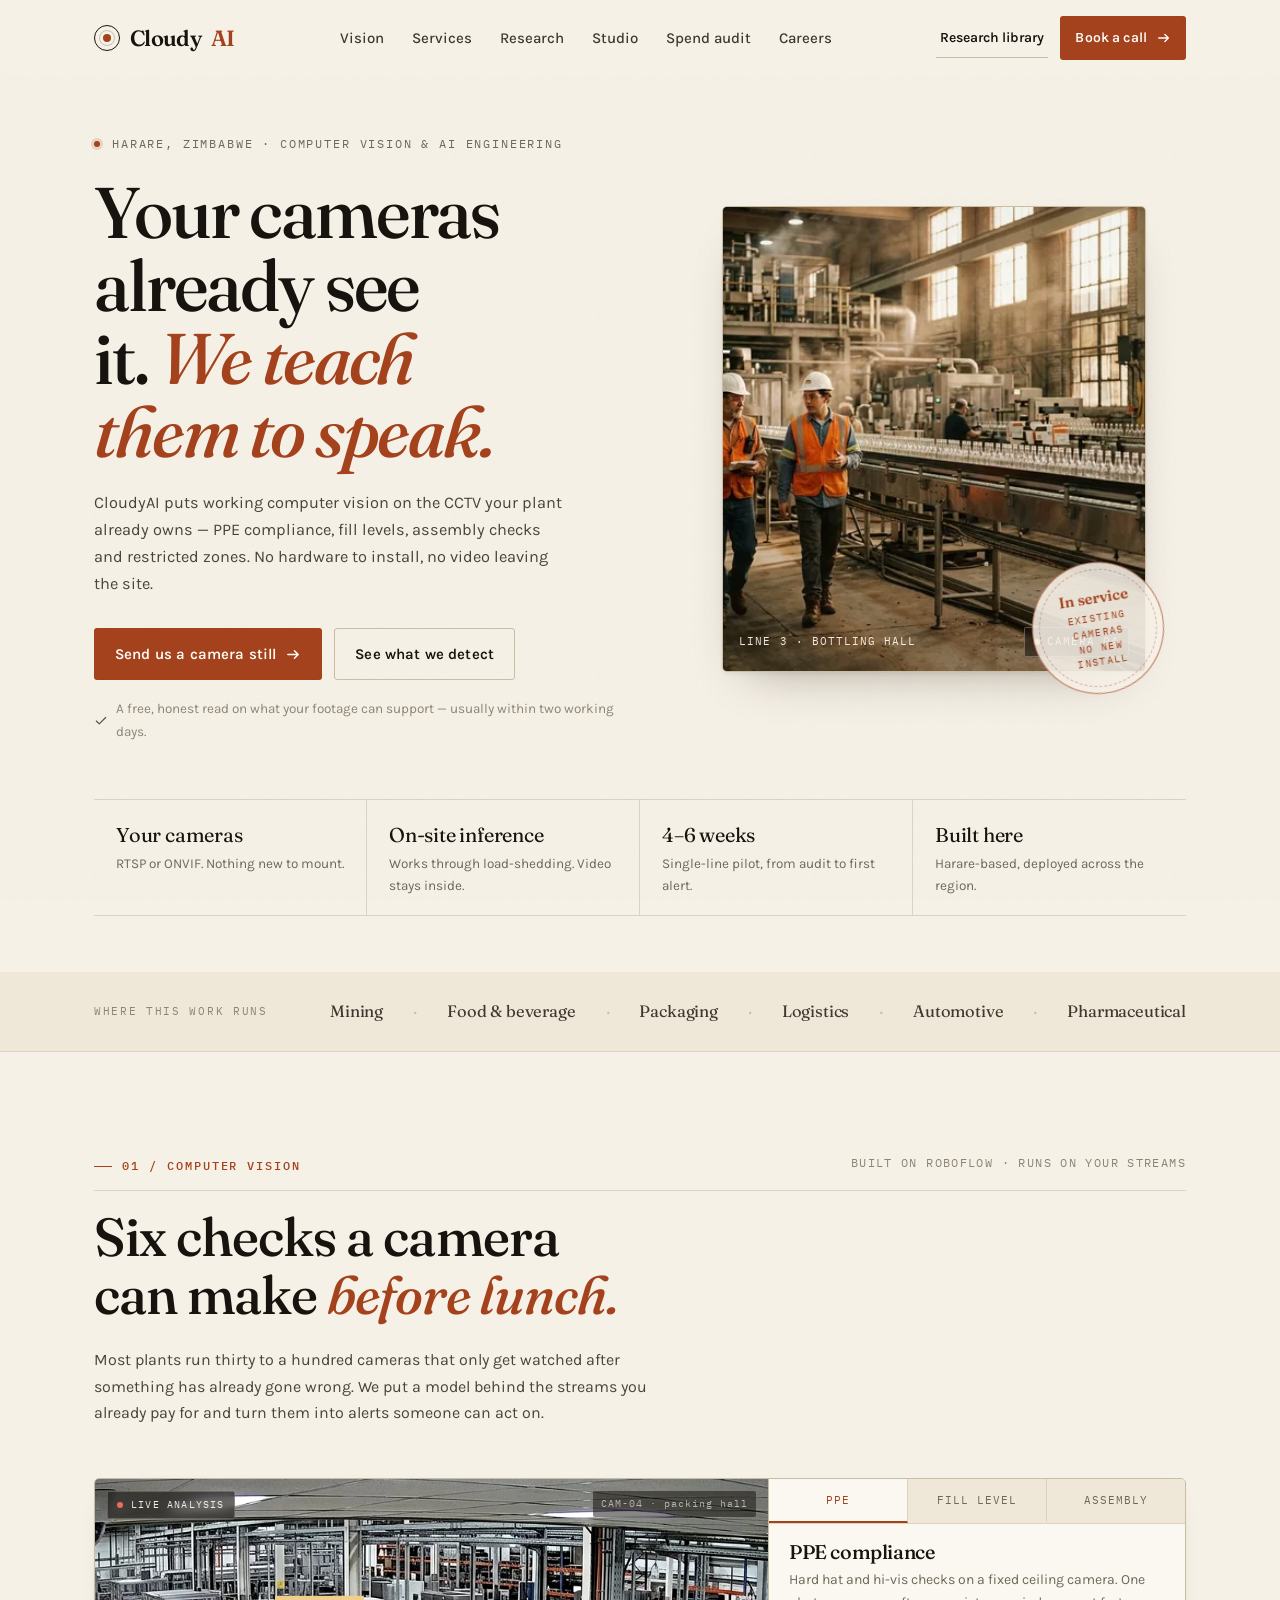
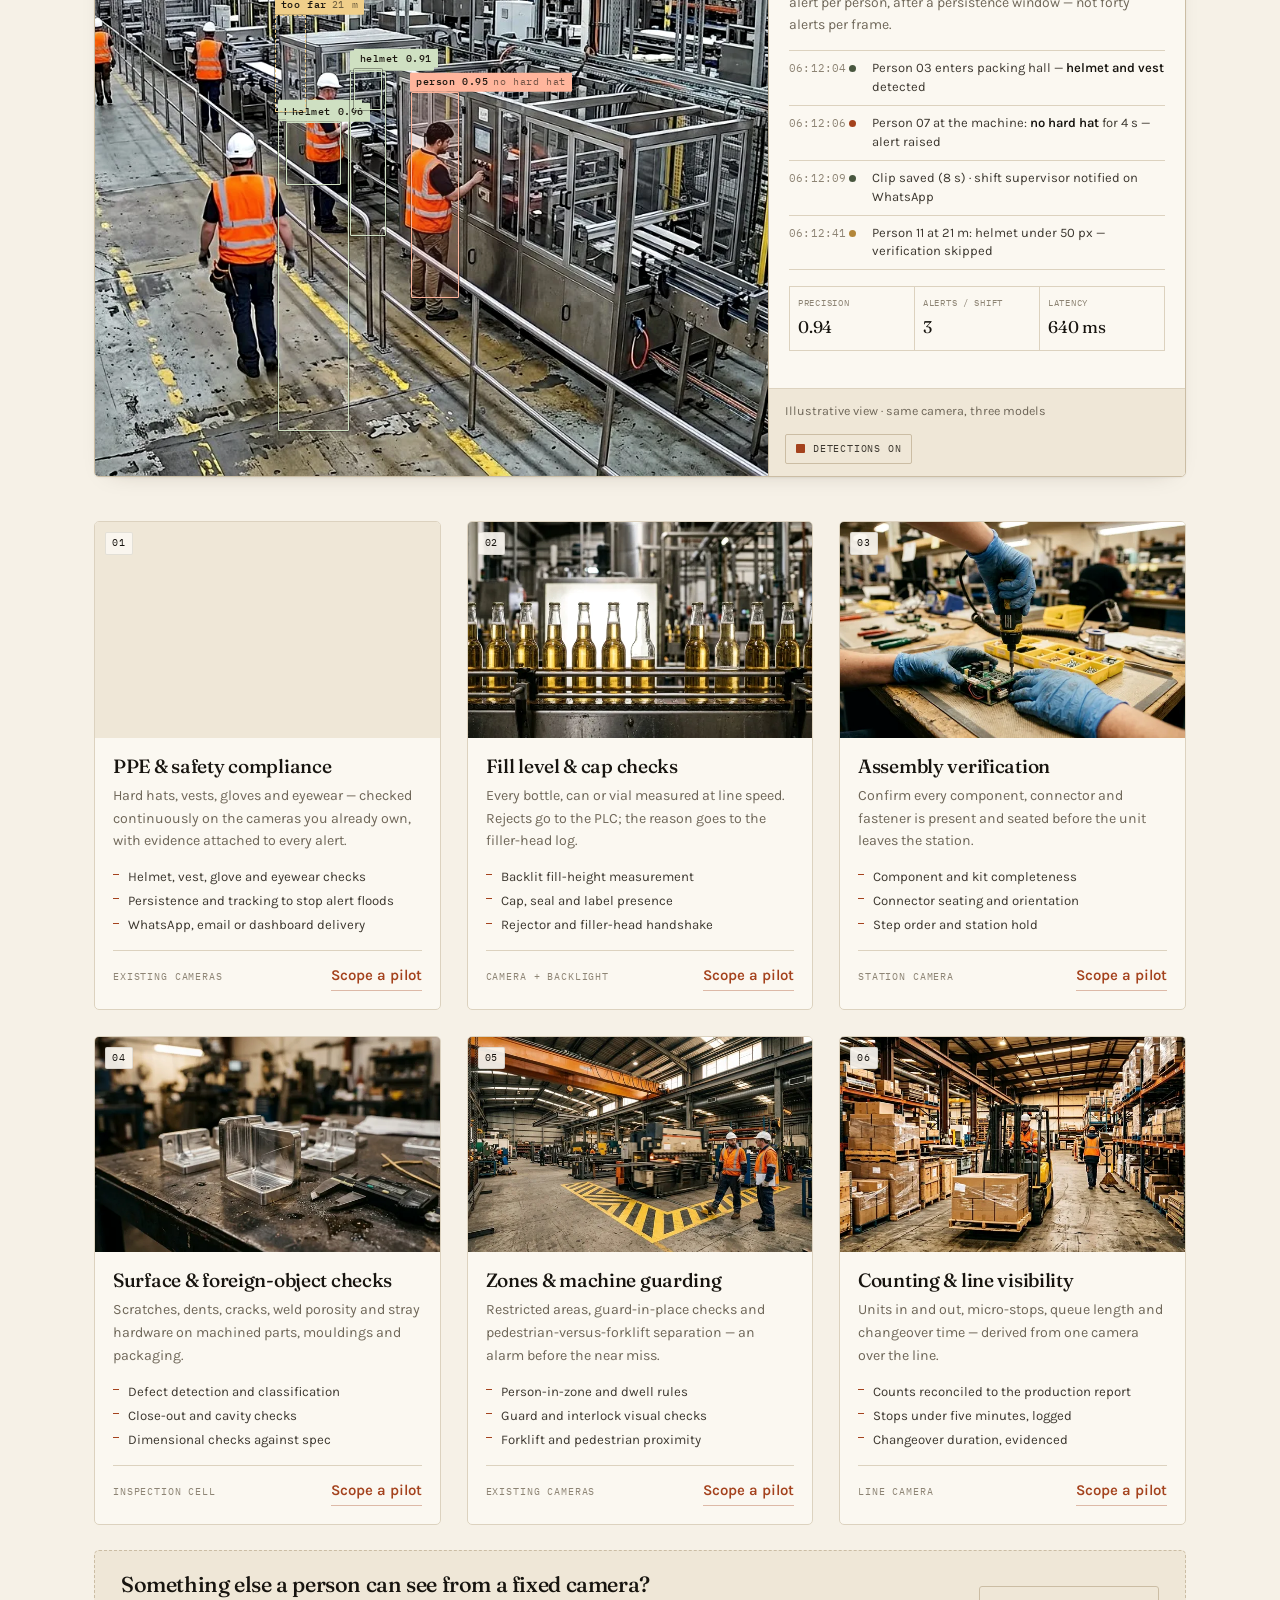
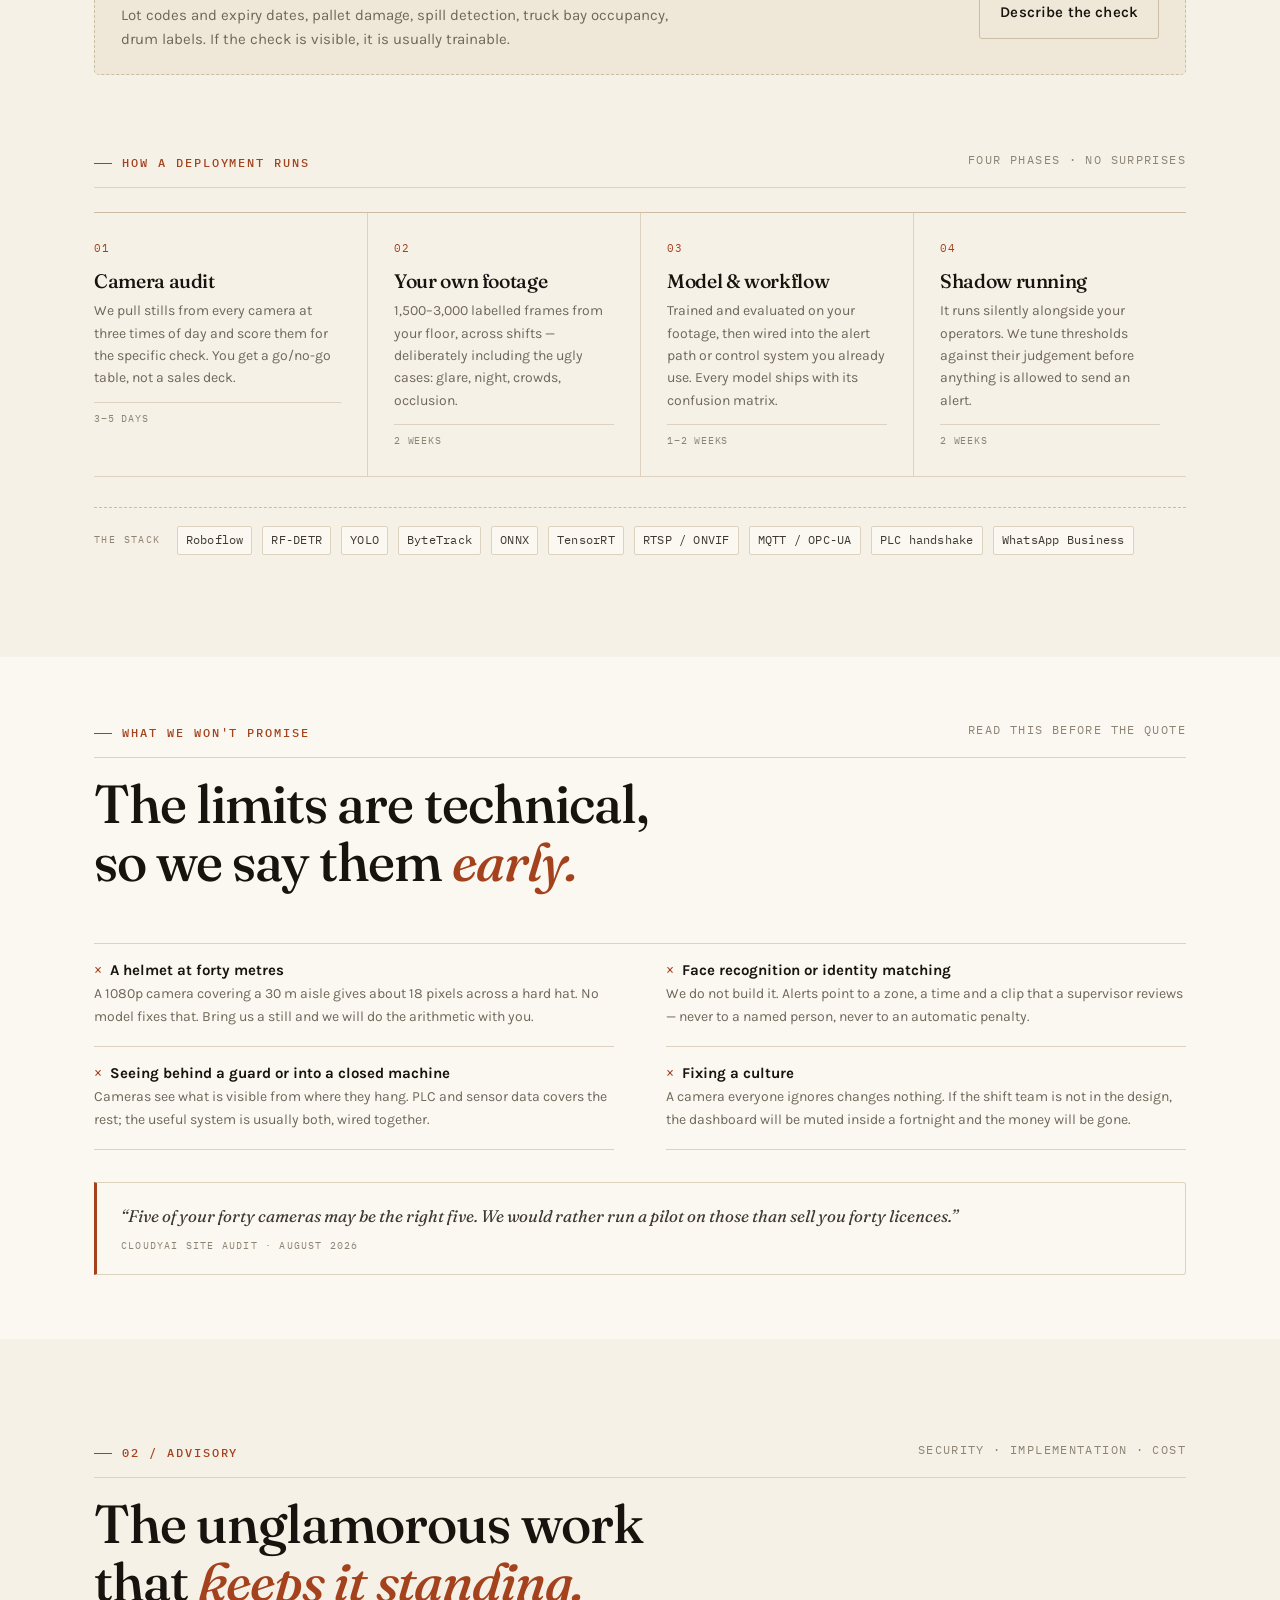
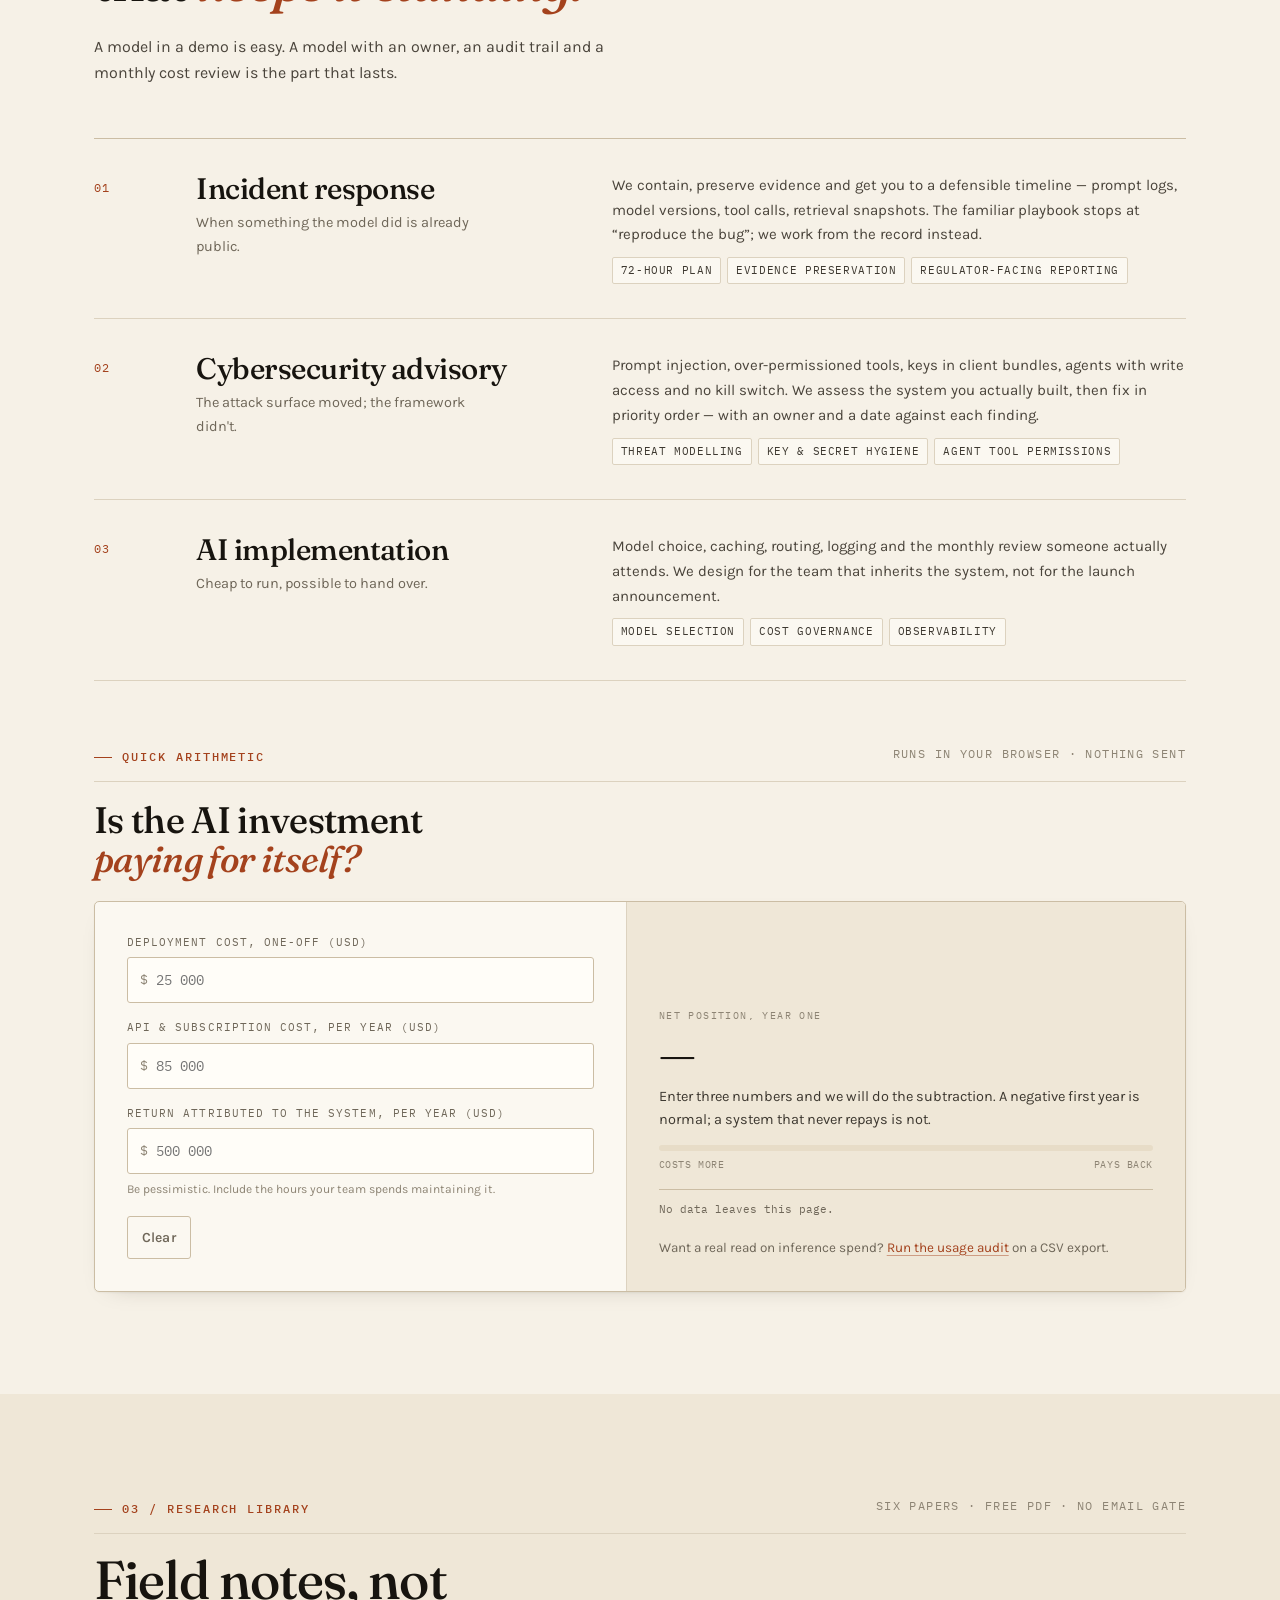
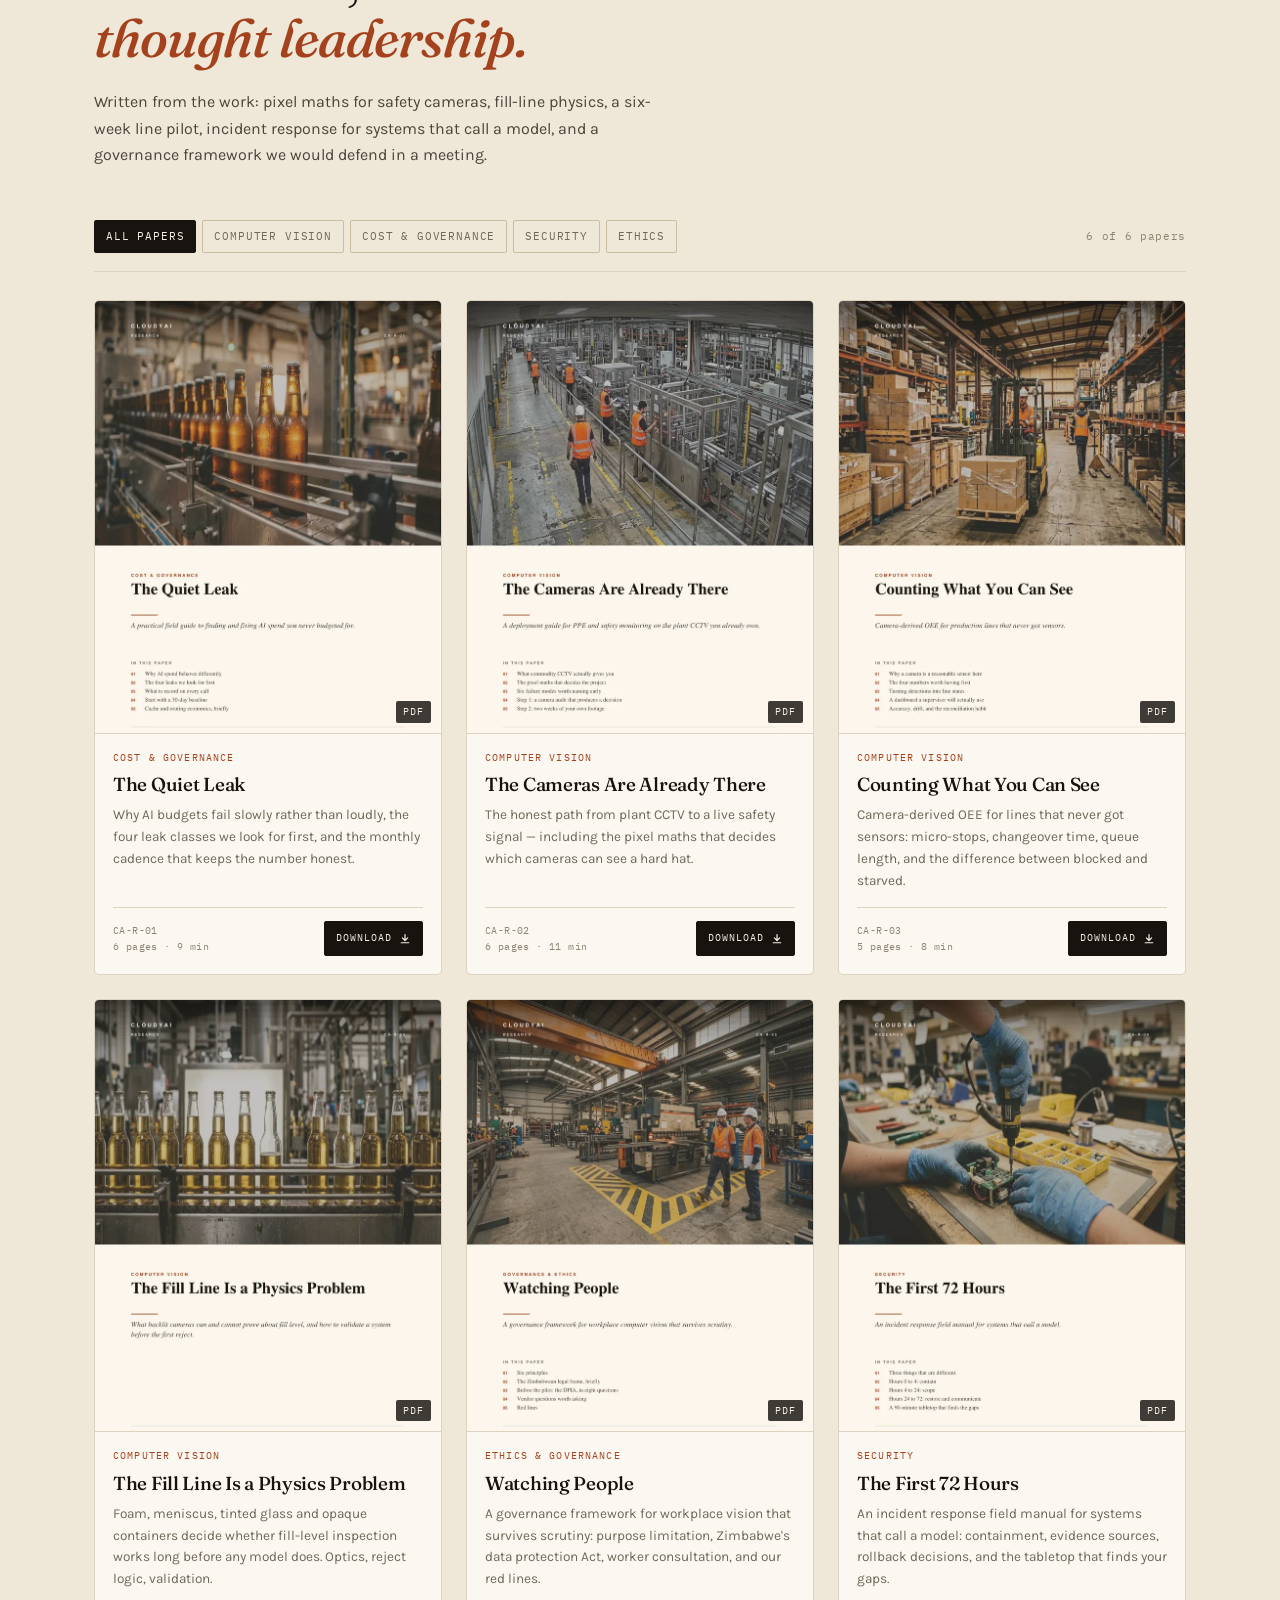
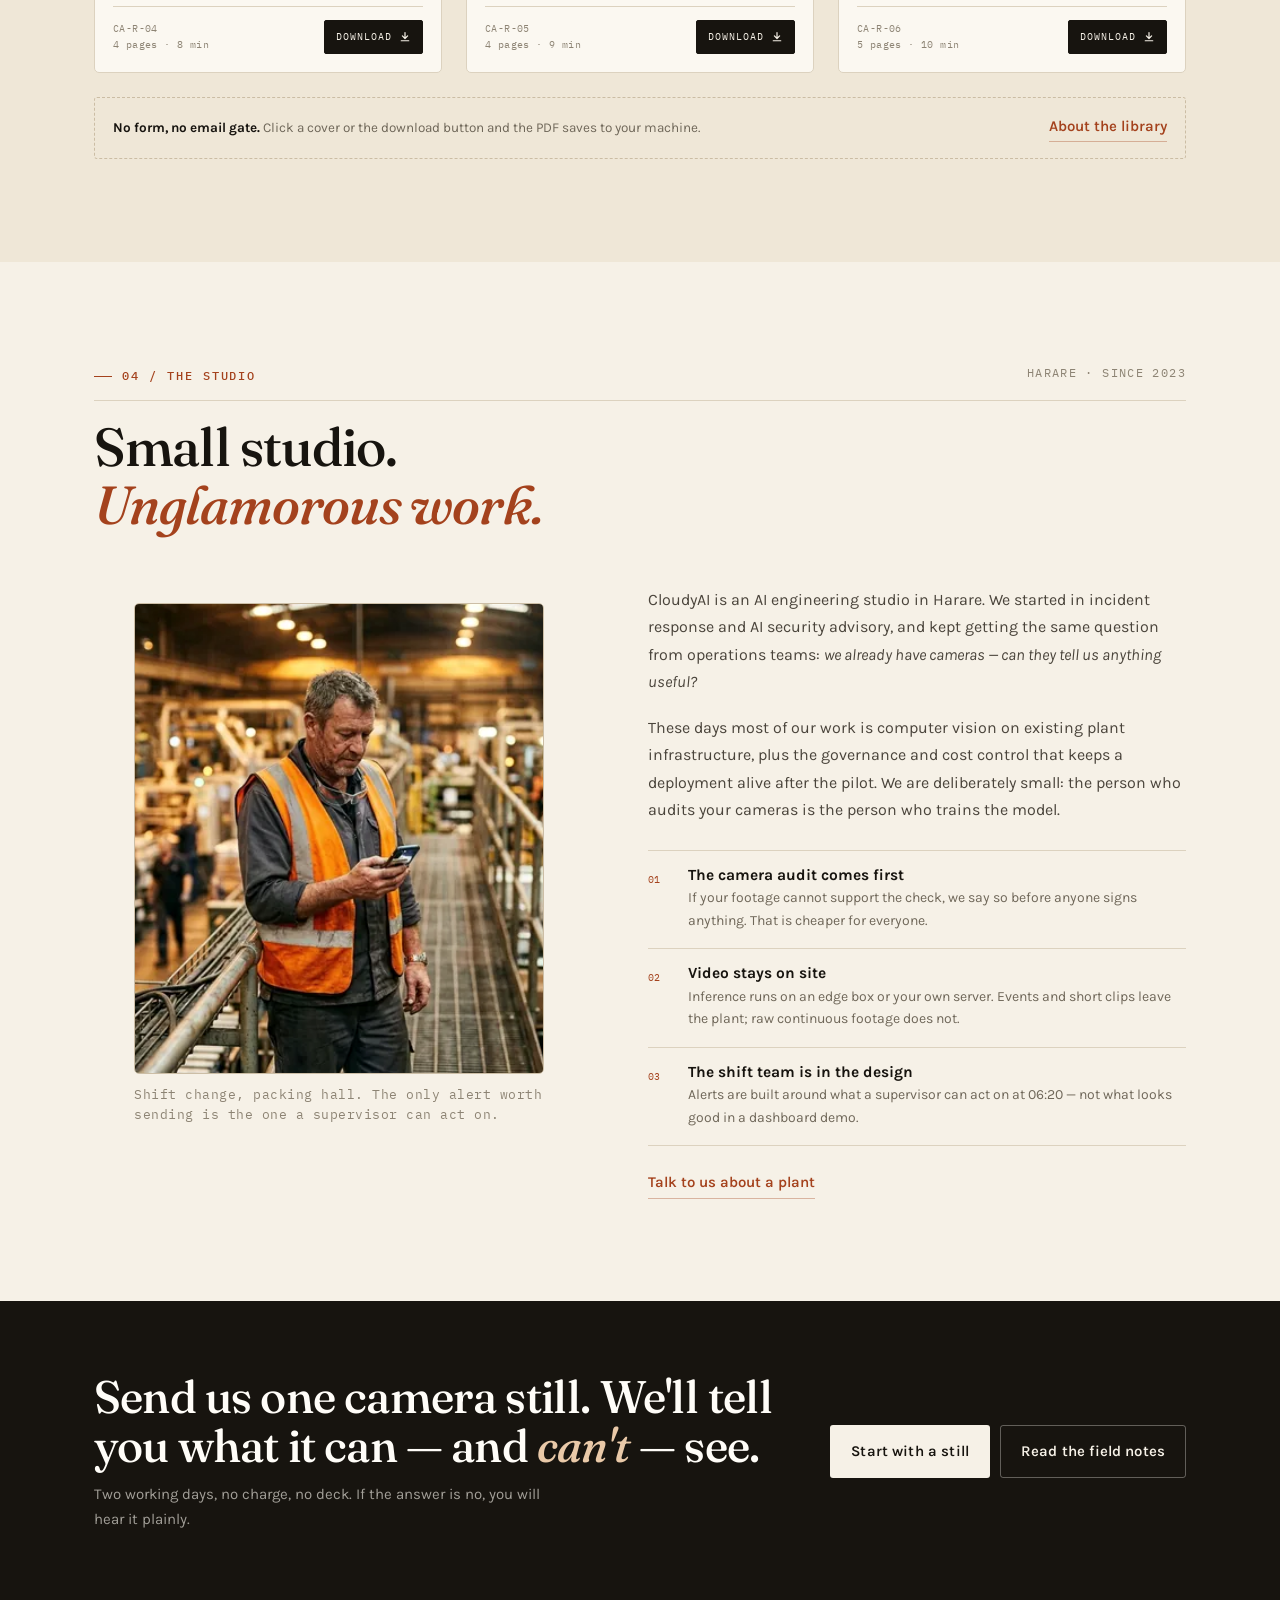
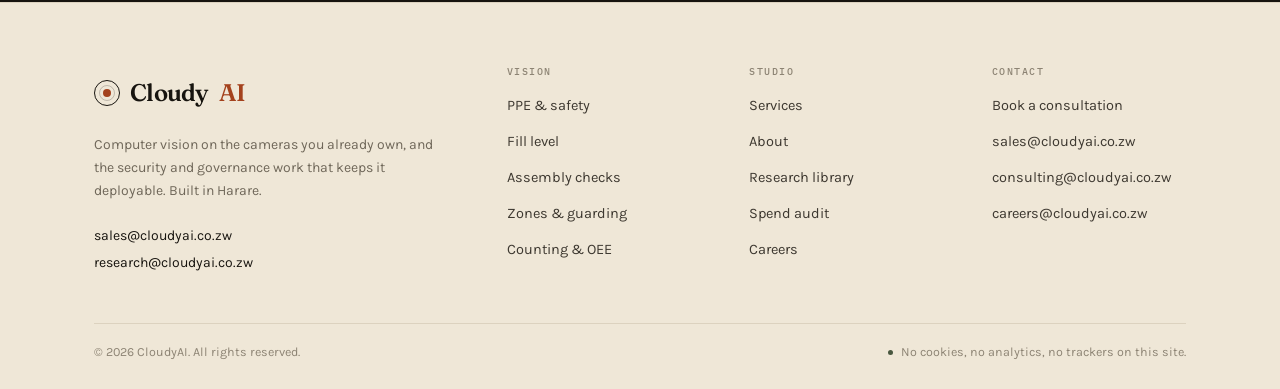
<file: index.html>
<!DOCTYPE html>
<html lang="en">
<head>
<meta charset="utf-8">
<meta name="viewport" content="width=device-width, initial-scale=1">
<title>CloudyAI — Computer vision on the cameras you already own</title>
<meta name="description" content="CloudyAI puts working computer vision on existing plant CCTV: PPE compliance, fill levels, assembly checks, safety zones. On-site inference, no new hardware, live in weeks. Harare, Zimbabwe.">
<meta name="theme-color" content="#f6f1e7">
<meta property="og:title" content="CloudyAI — Computer vision on the cameras you already own">
<meta property="og:description" content="PPE monitoring, fill-level inspection, assembly verification and safety zones on the CCTV your plant already owns. Built in Harare.">
<meta property="og:type" content="website">
<meta property="og:image" content="assets/img/hero-floor.webp">
<link rel="icon" href="data:image/svg+xml,%3Csvg xmlns='http://www.w3.org/2000/svg' viewBox='0 0 32 32'%3E%3Crect width='32' height='32' rx='6' fill='%2317140f'/%3E%3Ccircle cx='16' cy='16' r='8' fill='none' stroke='%23f6f1e7' stroke-width='1.6'/%3E%3Ccircle cx='16' cy='16' r='3' fill='%23a4421d'/%3E%3C/svg%3E">
<link rel="preconnect" href="https://fonts.googleapis.com">
<link rel="preconnect" href="https://fonts.gstatic.com" crossorigin>
<link href="https://fonts.googleapis.com/css2?family=Fraunces:ital,opsz,wght@0,9..144,400;0,9..144,500;0,9..144,600;1,9..144,400;1,9..144,500&family=Karla:wght@400;500;600;700&family=IBM+Plex+Mono:wght@400;500&display=swap" rel="stylesheet">
<link rel="stylesheet" href="assets/css/site.css">
</head>
<body>
<a class="skip-link" href="#main">Skip to content</a>

<!-- ============================================================
     Header
     ============================================================ -->
<header class="site-header" id="siteHeader">
  <div class="wrap nav">
    <a class="brand" href="index.html" aria-label="CloudyAI home">
      <span class="brand__mark" aria-hidden="true"></span>
      Cloudy<span class="brand__dot">AI</span>
    </a>

    <nav class="nav__links" aria-label="Primary">
      <a class="nav__link" href="#vision">Vision</a>
      <a class="nav__link" href="#services">Services</a>
      <a class="nav__link" href="#research">Research</a>
      <a class="nav__link" href="#studio">Studio</a>
      <a class="nav__link" href="leak-audit.html">Spend audit</a>
      <a class="nav__link" href="careers.html">Careers</a>
    </nav>

    <div class="nav__right">
      <a class="nav__call" href="research.html">Research library</a>
      <a class="btn btn--sm" href="contact.html">
        Book a call
        <svg class="arrow" width="14" height="14" viewBox="0 0 16 16" fill="none" aria-hidden="true"><path d="M2 8h11M9 4l4 4-4 4" stroke="currentColor" stroke-width="1.6" stroke-linecap="round" stroke-linejoin="round"/></svg>
      </a>
      <button type="button" class="nav-toggle" id="navToggle" aria-expanded="false" aria-controls="mobileMenu" aria-label="Open menu">
        <svg width="20" height="20" viewBox="0 0 24 24" fill="none" aria-hidden="true"><path d="M3 6h18M3 12h18M3 18h18" stroke="currentColor" stroke-width="1.7" stroke-linecap="round"/></svg>
      </button>
    </div>
  </div>
</header>

<div class="mobile-menu" id="mobileMenu" aria-hidden="true">
  <div class="mobile-menu__top">
    <a class="brand" href="index.html"><span class="brand__mark" aria-hidden="true"></span>Cloudy<span class="brand__dot">AI</span></a>
    <button type="button" class="nav-toggle" id="menuClose" aria-label="Close menu">
      <svg width="20" height="20" viewBox="0 0 24 24" fill="none" aria-hidden="true"><path d="M6 6l12 12M18 6L6 18" stroke="currentColor" stroke-width="1.7" stroke-linecap="round"/></svg>
    </button>
  </div>
  <nav class="mobile-menu__links" aria-label="Mobile">
    <a class="mobile-menu__link" href="#vision"><span>01</span> Computer vision</a>
    <a class="mobile-menu__link" href="#services"><span>02</span> Services</a>
    <a class="mobile-menu__link" href="#research"><span>03</span> Research</a>
    <a class="mobile-menu__link" href="#studio"><span>04</span> Studio</a>
    <a class="mobile-menu__link" href="leak-audit.html"><span>05</span> Spend audit</a>
    <a class="mobile-menu__link" href="careers.html"><span>06</span> Careers</a>
    <a class="mobile-menu__link" href="contact.html"><span>07</span> Contact</a>
  </nav>
  <div class="mobile-menu__foot">
    <a class="btn btn--block" href="contact.html">Send us a camera still</a>
    <p>sales@cloudyai.co.zw · Harare, Zimbabwe</p>
  </div>
</div>

<main id="main">

  <!-- ============================================================
       Hero
       ============================================================ -->
  <section class="hero">
    <div class="wrap">
      <div class="hero__grid">
        <div class="hero__copy reveal">
          <p class="hero__eyebrow"><span class="dot" aria-hidden="true"></span> Harare, Zimbabwe · Computer vision &amp; AI engineering</p>
          <h1 class="hero__title">Your cameras already see it. <em>We teach them to speak.</em></h1>
          <p class="hero__lead">
            CloudyAI puts working computer vision on the CCTV your plant already owns — PPE compliance,
            fill levels, assembly checks and restricted zones. No hardware to install, no video leaving the site.
          </p>
          <div class="hero__cta">
            <a class="btn" href="contact.html">
              Send us a camera still
              <svg class="arrow" width="15" height="15" viewBox="0 0 16 16" fill="none" aria-hidden="true"><path d="M2 8h11M9 4l4 4-4 4" stroke="currentColor" stroke-width="1.6" stroke-linecap="round" stroke-linejoin="round"/></svg>
            </a>
            <a class="btn btn--ghost" href="#vision">See what we detect</a>
          </div>
          <p class="hero__note">
            <svg width="14" height="14" viewBox="0 0 24 24" fill="none" aria-hidden="true"><path d="M20 6L9 17l-5-5" stroke="currentColor" stroke-width="2" stroke-linecap="round" stroke-linejoin="round"/></svg>
            A free, honest read on what your footage can support — usually within two working days.
          </p>
        </div>

        <figure class="hero__media reveal">
          <div class="hero__frame">
            <img src="assets/img/hero-floor.webp"
                 srcset="assets/img/hero-floor-sm.webp 760w, assets/img/hero-floor.webp 1376w"
                 sizes="(max-width: 900px) 92vw, 560px" width="1376" height="768"
                 alt="Two workers in hi-vis vests and hard hats walking the line at a bottling plant, bottles moving on a stainless conveyor." fetchpriority="high">
            <figcaption class="hero__caption">
              <span>Line 3 · bottling hall</span>
              <span class="hero__live"><span class="pulse" aria-hidden="true"></span> camera 04</span>
            </figcaption>
          </div>
          <div class="stamp" aria-hidden="true">
            <div>
              <strong>In service</strong>
              existing cameras<br>no new install
            </div>
          </div>
        </figure>
      </div>

      <dl class="facts reveal">
        <div class="facts__item">
          <dt class="facts__k">Your cameras</dt>
          <dd class="facts__v">RTSP or ONVIF. Nothing new to mount.</dd>
        </div>
        <div class="facts__item">
          <dt class="facts__k">On-site inference</dt>
          <dd class="facts__v">Works through load-shedding. Video stays inside.</dd>
        </div>
        <div class="facts__item">
          <dt class="facts__k">4–6 weeks</dt>
          <dd class="facts__v">Single-line pilot, from audit to first alert.</dd>
        </div>
        <div class="facts__item">
          <dt class="facts__k">Built here</dt>
          <dd class="facts__v">Harare-based, deployed across the region.</dd>
        </div>
      </dl>
    </div>
  </section>

  <!-- ============================================================
       Sectors
       ============================================================ -->
  <div class="sectors">
    <div class="wrap sectors__inner">
      <p class="sectors__label">Where this work runs</p>
      <ul class="sectors__list">
        <li>Mining</li>
        <li>Food &amp; beverage</li>
        <li>Packaging</li>
        <li>Logistics</li>
        <li>Automotive</li>
        <li>Pharmaceutical</li>
      </ul>
    </div>
  </div>

  <!-- ============================================================
       01 — Computer vision
       ============================================================ -->
  <section class="section" id="vision">
    <div class="wrap">
      <div class="sec-head">
        <div class="sec-head__top">
          <p class="eyebrow">01 / Computer vision</p>
          <p class="sec-head__meta">Built on Roboflow · runs on your streams</p>
        </div>
        <h2 class="sec-head__title">Six checks a camera can make <em>before lunch.</em></h2>
        <p class="sec-head__lead">
          Most plants run thirty to a hundred cameras that only get watched after something has already gone wrong.
          We put a model behind the streams you already pay for and turn them into alerts someone can act on.
        </p>
      </div>

      <!-- Interactive demo -->
      <div class="demo" id="demo" data-mode="ppe">
        <div class="demo__stage">
          <div class="demo__frame">
            <img class="demo__img is-active" id="demoImg" src="assets/img/cam-ppe.webp" width="1408" height="768"
                 alt="Ceiling camera view of a packing hall with workers in hi-vis vests, one without a hard hat.">
            <div class="demo__scan" aria-hidden="true"></div>
            <div class="demo__overlay" id="demoOverlay" aria-hidden="true"></div>
            <span class="demo__badge"><span class="rec" aria-hidden="true"></span> live analysis</span>
            <span class="demo__cam" id="demoCam">CAM-04 · packing hall</span>
          </div>
        </div>

        <div class="demo__panel">
          <div class="demo__tabs" role="tablist" aria-label="Choose a detection example">
            <button type="button" class="demo__tab" role="tab" id="tab-ppe" aria-controls="demoPanel" aria-selected="true" data-mode="ppe">PPE</button>
            <button type="button" class="demo__tab" role="tab" id="tab-fill" aria-controls="demoPanel" aria-selected="false" data-mode="fill">Fill level</button>
            <button type="button" class="demo__tab" role="tab" id="tab-assembly" aria-controls="demoPanel" aria-selected="false" data-mode="assembly">Assembly</button>
          </div>
          <div class="demo__body" id="demoPanel" role="tabpanel" aria-labelledby="tab-ppe" tabindex="0">
            <h3 class="demo__title" id="demoTitle">PPE compliance</h3>
            <p class="demo__desc" id="demoDesc">
              Hard hat and hi-vis checks on a fixed ceiling camera. One alert per person, after a
              persistence window — not forty alerts per frame.
            </p>
            <ul class="feed" id="demoFeed"></ul>
            <dl class="demo__stats" id="demoStats"></dl>
          </div>
          <div class="demo__foot">
            <p>Illustrative view · same camera, three models</p>
            <button type="button" class="demo__toggle" id="demoToggle" aria-pressed="true">
              <span class="swatch" aria-hidden="true"></span> Detections on
            </button>
          </div>
        </div>
      </div>

      <noscript>
        <p class="form-fine" style="margin-top: 4px">
          The detector overlay needs JavaScript. The photographs, the written scope and the downloads do not.
        </p>
      </noscript>

      <!-- Products -->
      <div class="product-grid">
        <article class="product">
          <div class="product__media">
            <img src="assets/img/cam-ppe.webp"
                 srcset="assets/img/cam-ppe-sm.webp 760w, assets/img/cam-ppe.webp 1408w"
                 sizes="(max-width: 720px) 92vw, (max-width: 1180px) 46vw, 372px" width="1408" height="768" loading="lazy" decoding="async"
                 alt="Workers on a factory walkway captured from a ceiling-mounted safety camera.">
            <span class="product__num">01</span>
          </div>
          <div class="product__body">
            <h3 class="product__title">PPE &amp; safety compliance</h3>
            <p class="product__text">Hard hats, vests, gloves and eyewear — checked continuously on the cameras you already own, with evidence attached to every alert.</p>
            <ul class="product__list">
              <li>Helmet, vest, glove and eyewear checks</li>
              <li>Persistence and tracking to stop alert floods</li>
              <li>WhatsApp, email or dashboard delivery</li>
            </ul>
            <div class="product__foot">
              <span class="product__fit">existing cameras</span>
              <a class="link-arrow" href="contact.html">Scope a pilot</a>
            </div>
          </div>
        </article>

        <article class="product">
          <div class="product__media">
            <img src="assets/img/cam-fill.webp"
                 srcset="assets/img/cam-fill-sm.webp 760w, assets/img/cam-fill.webp 1408w"
                 sizes="(max-width: 720px) 92vw, (max-width: 1180px) 46vw, 372px" width="1408" height="768" loading="lazy" decoding="async"
                 alt="Backlit bottles on a filling line, with fill levels visible through the glass.">
            <span class="product__num">02</span>
          </div>
          <div class="product__body">
            <h3 class="product__title">Fill level &amp; cap checks</h3>
            <p class="product__text">Every bottle, can or vial measured at line speed. Rejects go to the PLC; the reason goes to the filler-head log.</p>
            <ul class="product__list">
              <li>Backlit fill-height measurement</li>
              <li>Cap, seal and label presence</li>
              <li>Rejector and filler-head handshake</li>
            </ul>
            <div class="product__foot">
              <span class="product__fit">camera + backlight</span>
              <a class="link-arrow" href="contact.html">Scope a pilot</a>
            </div>
          </div>
        </article>

        <article class="product">
          <div class="product__media">
            <img src="assets/img/card-assembly.webp"
                 srcset="assets/img/card-assembly-sm.webp 760w, assets/img/card-assembly.webp 1408w"
                 sizes="(max-width: 720px) 92vw, (max-width: 1180px) 46vw, 372px" width="1408" height="768" loading="lazy" decoding="async"
                 alt="Hands in blue gloves assembling a circuit board with a powered driver at a workbench.">
            <span class="product__num">03</span>
          </div>
          <div class="product__body">
            <h3 class="product__title">Assembly verification</h3>
            <p class="product__text">Confirm every component, connector and fastener is present and seated before the unit leaves the station.</p>
            <ul class="product__list">
              <li>Component and kit completeness</li>
              <li>Connector seating and orientation</li>
              <li>Step order and station hold</li>
            </ul>
            <div class="product__foot">
              <span class="product__fit">station camera</span>
              <a class="link-arrow" href="contact.html">Scope a pilot</a>
            </div>
          </div>
        </article>

        <article class="product">
          <div class="product__media">
            <img src="assets/img/card-defect.webp"
                 srcset="assets/img/card-defect-sm.webp 760w, assets/img/card-defect.webp 1408w"
                 sizes="(max-width: 720px) 92vw, (max-width: 1180px) 46vw, 372px" width="1408" height="768" loading="lazy" decoding="async"
                 alt="Machined aluminium brackets on a workshop bench under inspection lighting.">
            <span class="product__num">04</span>
          </div>
          <div class="product__body">
            <h3 class="product__title">Surface &amp; foreign-object checks</h3>
            <p class="product__text">Scratches, dents, cracks, weld porosity and stray hardware on machined parts, mouldings and packaging.</p>
            <ul class="product__list">
              <li>Defect detection and classification</li>
              <li>Close-out and cavity checks</li>
              <li>Dimensional checks against spec</li>
            </ul>
            <div class="product__foot">
              <span class="product__fit">inspection cell</span>
              <a class="link-arrow" href="contact.html">Scope a pilot</a>
            </div>
          </div>
        </article>

        <article class="product">
          <div class="product__media">
            <img src="assets/img/card-zone.webp"
                 srcset="assets/img/card-zone-sm.webp 760w, assets/img/card-zone.webp 1376w"
                 sizes="(max-width: 720px) 92vw, (max-width: 1180px) 46vw, 372px" width="1376" height="768" loading="lazy" decoding="async"
                 alt="Workers standing beside a yellow hazard zone around a press in a fabrication workshop.">
            <span class="product__num">05</span>
          </div>
          <div class="product__body">
            <h3 class="product__title">Zones &amp; machine guarding</h3>
            <p class="product__text">Restricted areas, guard-in-place checks and pedestrian-versus-forklift separation — an alarm before the near miss.</p>
            <ul class="product__list">
              <li>Person-in-zone and dwell rules</li>
              <li>Guard and interlock visual checks</li>
              <li>Forklift and pedestrian proximity</li>
            </ul>
            <div class="product__foot">
              <span class="product__fit">existing cameras</span>
              <a class="link-arrow" href="contact.html">Scope a pilot</a>
            </div>
          </div>
        </article>

        <article class="product">
          <div class="product__media">
            <img src="assets/img/card-forklift.webp"
                 srcset="assets/img/card-forklift-sm.webp 760w, assets/img/card-forklift.webp 1408w"
                 sizes="(max-width: 720px) 92vw, (max-width: 1180px) 46vw, 372px" width="1408" height="768" loading="lazy" decoding="async"
                 alt="A forklift moving pallets down a warehouse aisle with a worker walking ahead.">
            <span class="product__num">06</span>
          </div>
          <div class="product__body">
            <h3 class="product__title">Counting &amp; line visibility</h3>
            <p class="product__text">Units in and out, micro-stops, queue length and changeover time — derived from one camera over the line.</p>
            <ul class="product__list">
              <li>Counts reconciled to the production report</li>
              <li>Stops under five minutes, logged</li>
              <li>Changeover duration, evidenced</li>
            </ul>
            <div class="product__foot">
              <span class="product__fit">line camera</span>
              <a class="link-arrow" href="contact.html">Scope a pilot</a>
            </div>
          </div>
        </article>

        <div class="product product--custom">
          <div>
            <h3>Something else a person can see from a fixed camera?</h3>
            <p>Lot codes and expiry dates, pallet damage, spill detection, truck bay occupancy, drum labels. If the check is visible, it is usually trainable.</p>
          </div>
          <a class="btn btn--ghost" href="contact.html">Describe the check</a>
        </div>
      </div>

      <!-- Process -->
      <div style="margin-top: clamp(48px, 6vw, 76px)">
        <div class="sec-head" style="margin-bottom: 24px">
          <div class="sec-head__top">
            <p class="eyebrow">How a deployment runs</p>
            <p class="sec-head__meta">Four phases · no surprises</p>
          </div>
        </div>
        <div class="process">
          <div class="process__step">
            <span class="process__n">01</span>
            <h3 class="process__t">Camera audit</h3>
            <p class="process__d">We pull stills from every camera at three times of day and score them for the specific check. You get a go/no-go table, not a sales deck.</p>
            <span class="process__time">3–5 days</span>
          </div>
          <div class="process__step">
            <span class="process__n">02</span>
            <h3 class="process__t">Your own footage</h3>
            <p class="process__d">1,500–3,000 labelled frames from your floor, across shifts — deliberately including the ugly cases: glare, night, crowds, occlusion.</p>
            <span class="process__time">2 weeks</span>
          </div>
          <div class="process__step">
            <span class="process__n">03</span>
            <h3 class="process__t">Model &amp; workflow</h3>
            <p class="process__d">Trained and evaluated on your footage, then wired into the alert path or control system you already use. Every model ships with its confusion matrix.</p>
            <span class="process__time">1–2 weeks</span>
          </div>
          <div class="process__step">
            <span class="process__n">04</span>
            <h3 class="process__t">Shadow running</h3>
            <p class="process__d">It runs silently alongside your operators. We tune thresholds against their judgement before anything is allowed to send an alert.</p>
            <span class="process__time">2 weeks</span>
          </div>
        </div>

        <div class="stack">
          <span class="stack__label">The stack</span>
          <span class="stack__item">Roboflow</span>
          <span class="stack__item">RF-DETR</span>
          <span class="stack__item">YOLO</span>
          <span class="stack__item">ByteTrack</span>
          <span class="stack__item">ONNX</span>
          <span class="stack__item">TensorRT</span>
          <span class="stack__item">RTSP / ONVIF</span>
          <span class="stack__item">MQTT / OPC-UA</span>
          <span class="stack__item">PLC handshake</span>
          <span class="stack__item">WhatsApp Business</span>
        </div>
      </div>
    </div>
  </section>

  <!-- ============================================================
       Honest limits
       ============================================================ -->
  <section class="section section--tight section--paper2">
    <div class="wrap">
      <div class="sec-head">
        <div class="sec-head__top">
          <p class="eyebrow">What we won't promise</p>
          <p class="sec-head__meta">Read this before the quote</p>
        </div>
        <h2 class="sec-head__title">The limits are technical,<br>so we say them <em>early.</em></h2>
      </div>

      <div class="limits">
        <div class="limit">
          <h3>A helmet at forty metres</h3>
          <p>A 1080p camera covering a 30 m aisle gives about 18 pixels across a hard hat. No model fixes that. Bring us a still and we will do the arithmetic with you.</p>
        </div>
        <div class="limit">
          <h3>Face recognition or identity matching</h3>
          <p>We do not build it. Alerts point to a zone, a time and a clip that a supervisor reviews — never to a named person, never to an automatic penalty.</p>
        </div>
        <div class="limit">
          <h3>Seeing behind a guard or into a closed machine</h3>
          <p>Cameras see what is visible from where they hang. PLC and sensor data covers the rest; the useful system is usually both, wired together.</p>
        </div>
        <div class="limit">
          <h3>Fixing a culture</h3>
          <p>A camera everyone ignores changes nothing. If the shift team is not in the design, the dashboard will be muted inside a fortnight and the money will be gone.</p>
        </div>
      </div>

      <blockquote class="field-note" style="margin-top: 32px">
        <p>“Five of your forty cameras may be the right five. We would rather run a pilot on those than sell you forty licences.”</p>
        <cite>CloudyAI site audit · August 2026</cite>
      </blockquote>
    </div>
  </section>

  <!-- ============================================================
       02 — Services
       ============================================================ -->
  <section class="section" id="services">
    <div class="wrap">
      <div class="sec-head">
        <div class="sec-head__top">
          <p class="eyebrow">02 / Advisory</p>
          <p class="sec-head__meta">Security · implementation · cost</p>
        </div>
        <h2 class="sec-head__title">The unglamorous work that <em>keeps it standing.</em></h2>
        <p class="sec-head__lead">
          A model in a demo is easy. A model with an owner, an audit trail and a monthly cost review is the part that lasts.
        </p>
      </div>

      <div class="services">
        <article class="service">
          <div class="service__n">01</div>
          <div>
            <h3 class="service__title">Incident response</h3>
            <p class="service__lede">When something the model did is already public.</p>
          </div>
          <div class="service__body">
            <p>We contain, preserve evidence and get you to a defensible timeline — prompt logs, model versions, tool calls, retrieval snapshots. The familiar playbook stops at “reproduce the bug”; we work from the record instead.</p>
            <ul class="service__list">
              <li>72-hour plan</li>
              <li>Evidence preservation</li>
              <li>Regulator-facing reporting</li>
            </ul>
          </div>
        </article>

        <article class="service">
          <div class="service__n">02</div>
          <div>
            <h3 class="service__title">Cybersecurity advisory</h3>
            <p class="service__lede">The attack surface moved; the framework didn't.</p>
          </div>
          <div class="service__body">
            <p>Prompt injection, over-permissioned tools, keys in client bundles, agents with write access and no kill switch. We assess the system you actually built, then fix in priority order — with an owner and a date against each finding.</p>
            <ul class="service__list">
              <li>Threat modelling</li>
              <li>Key &amp; secret hygiene</li>
              <li>Agent tool permissions</li>
            </ul>
          </div>
        </article>

        <article class="service">
          <div class="service__n">03</div>
          <div>
            <h3 class="service__title">AI implementation</h3>
            <p class="service__lede">Cheap to run, possible to hand over.</p>
          </div>
          <div class="service__body">
            <p>Model choice, caching, routing, logging and the monthly review someone actually attends. We design for the team that inherits the system, not for the launch announcement.</p>
            <ul class="service__list">
              <li>Model selection</li>
              <li>Cost governance</li>
              <li>Observability</li>
            </ul>
          </div>
        </article>
      </div>

      <!-- Calculator -->
      <div style="margin-top: clamp(40px, 5vw, 64px)">
        <div class="sec-head" style="margin-bottom: 22px">
          <div class="sec-head__top">
            <p class="eyebrow">Quick arithmetic</p>
            <p class="sec-head__meta">Runs in your browser · nothing sent</p>
          </div>
          <h2 class="sec-head__title" style="font-size: clamp(1.7rem, 3vw, 2.3rem)">Is the AI investment <em>paying for itself?</em></h2>
        </div>

        <div class="calculator">
          <form class="calculator__form" id="calcForm" novalidate>
            <div class="calc-field">
              <label for="calcDeploy">Deployment cost, one-off (USD)</label>
              <div class="calc-input-wrap">
                <span class="cur" aria-hidden="true">$</span>
                <input class="calc-input" id="calcDeploy" type="number" inputmode="numeric" min="0" step="100" placeholder="25 000" autocomplete="off">
              </div>
            </div>
            <div class="calc-field">
              <label for="calcRun">API &amp; subscription cost, per year (USD)</label>
              <div class="calc-input-wrap">
                <span class="cur" aria-hidden="true">$</span>
                <input class="calc-input" id="calcRun" type="number" inputmode="numeric" min="0" step="100" placeholder="85 000" autocomplete="off">
              </div>
            </div>
            <div class="calc-field">
              <label for="calcReturn">Return attributed to the system, per year (USD)</label>
              <div class="calc-input-wrap">
                <span class="cur" aria-hidden="true">$</span>
                <input class="calc-input" id="calcReturn" type="number" inputmode="numeric" min="0" step="100" placeholder="500 000" autocomplete="off">
              </div>
              <p class="calc-hint">Be pessimistic. Include the hours your team spends maintaining it.</p>
            </div>
            <button class="btn btn--sm" type="button" id="calcReset" style="--btn-bg: transparent; --btn-fg: var(--muted); border-color: var(--line-2)">Clear</button>
          </form>

          <div class="calculator__out">
            <div class="verdict">
              <p class="verdict__eyebrow">Net position, year one</p>
              <p class="verdict__value" id="calcValue">—</p>
              <p class="verdict__text" id="calcText">Enter three numbers and we will do the subtraction. A negative first year is normal; a system that never repays is not.</p>
              <div class="verdict__bar" aria-hidden="true"><span id="calcBar"></span></div>
              <div class="verdict__scale"><span>Costs more</span><span>Pays back</span></div>
              <p class="verdict__meta" id="calcMeta">No data leaves this page.</p>
            </div>
            <p style="margin-top: 18px; font-size: 13.5px; color: var(--muted)">
              Want a real read on inference spend? <a class="inline-link" href="leak-audit.html">Run the usage audit</a> on a CSV export.
            </p>
          </div>
        </div>
      </div>
    </div>
  </section>

  <!-- ============================================================
       03 — Research library
       ============================================================ -->
  <section class="section section--paper3" id="research">
    <div class="wrap">
      <div class="sec-head">
        <div class="sec-head__top">
          <p class="eyebrow">03 / Research library</p>
          <p class="sec-head__meta">Six papers · free PDF · no email gate</p>
        </div>
        <h2 class="sec-head__title">Field notes, not <em>thought leadership.</em></h2>
        <p class="sec-head__lead">
          Written from the work: pixel maths for safety cameras, fill-line physics, a six-week line pilot,
          incident response for systems that call a model, and a governance framework we would defend in a meeting.
        </p>
      </div>

      <div class="research-tools">
        <div class="filters" role="group" aria-label="Filter papers by topic">
          <button type="button" class="filter" aria-pressed="true" data-filter="all">All papers</button>
          <button type="button" class="filter" aria-pressed="false" data-filter="vision">Computer vision</button>
          <button type="button" class="filter" aria-pressed="false" data-filter="cost">Cost &amp; governance</button>
          <button type="button" class="filter" aria-pressed="false" data-filter="security">Security</button>
          <button type="button" class="filter" aria-pressed="false" data-filter="governance">Ethics</button>
        </div>
        <p class="research-count" id="paperCount">6 of 6 papers</p>
      </div>

      <div class="papers" id="papers">
        <article class="paper" data-cat="cost">
          <a class="paper__cover" href="assets/research/quiet-leak-ai-spend.pdf" download>
            <img src="assets/research/covers/quiet-leak-ai-spend.webp" width="707" height="1000" loading="lazy" decoding="async" alt="Cover of the paper The Quiet Leak">
            <span class="paper__format">PDF</span>
          </a>
          <div class="paper__body">
            <p class="paper__cat">Cost &amp; governance</p>
            <h3 class="paper__title">The Quiet Leak</h3>
            <p class="paper__desc">Why AI budgets fail slowly rather than loudly, the four leak classes we look for first, and the monthly cadence that keeps the number honest.</p>
            <div class="paper__meta">
              <span class="paper__specs">CA-R-01<br>6 pages · 9 min</span>
              <a class="dl" href="assets/research/quiet-leak-ai-spend.pdf" download>
                Download
                <svg width="12" height="12" viewBox="0 0 16 16" fill="none" aria-hidden="true"><path d="M8 2v8m0 0L4.5 6.5M8 10l3.5-3.5M3 13h10" stroke="currentColor" stroke-width="1.6" stroke-linecap="round" stroke-linejoin="round"/></svg>
              </a>
            </div>
          </div>
        </article>

        <article class="paper" data-cat="vision">
          <a class="paper__cover" href="assets/research/ppe-existing-cameras.pdf" download>
            <img src="assets/research/covers/ppe-existing-cameras.webp" width="707" height="1000" loading="lazy" decoding="async" alt="Cover of the paper The Cameras Are Already There">
            <span class="paper__format">PDF</span>
          </a>
          <div class="paper__body">
            <p class="paper__cat">Computer vision</p>
            <h3 class="paper__title">The Cameras Are Already There</h3>
            <p class="paper__desc">The honest path from plant CCTV to a live safety signal — including the pixel maths that decides which cameras can see a hard hat.</p>
            <div class="paper__meta">
              <span class="paper__specs">CA-R-02<br>6 pages · 11 min</span>
              <a class="dl" href="assets/research/ppe-existing-cameras.pdf" download>
                Download
                <svg width="12" height="12" viewBox="0 0 16 16" fill="none" aria-hidden="true"><path d="M8 2v8m0 0L4.5 6.5M8 10l3.5-3.5M3 13h10" stroke="currentColor" stroke-width="1.6" stroke-linecap="round" stroke-linejoin="round"/></svg>
              </a>
            </div>
          </div>
        </article>

        <article class="paper" data-cat="vision">
          <a class="paper__cover" href="assets/research/counting-what-you-can-see.pdf" download>
            <img src="assets/research/covers/counting-what-you-can-see.webp" width="707" height="1000" loading="lazy" decoding="async" alt="Cover of the paper Counting What You Can See">
            <span class="paper__format">PDF</span>
          </a>
          <div class="paper__body">
            <p class="paper__cat">Computer vision</p>
            <h3 class="paper__title">Counting What You Can See</h3>
            <p class="paper__desc">Camera-derived OEE for lines that never got sensors: micro-stops, changeover time, queue length, and the difference between blocked and starved.</p>
            <div class="paper__meta">
              <span class="paper__specs">CA-R-03<br>5 pages · 8 min</span>
              <a class="dl" href="assets/research/counting-what-you-can-see.pdf" download>
                Download
                <svg width="12" height="12" viewBox="0 0 16 16" fill="none" aria-hidden="true"><path d="M8 2v8m0 0L4.5 6.5M8 10l3.5-3.5M3 13h10" stroke="currentColor" stroke-width="1.6" stroke-linecap="round" stroke-linejoin="round"/></svg>
              </a>
            </div>
          </div>
        </article>

        <article class="paper" data-cat="vision">
          <a class="paper__cover" href="assets/research/fill-level-inspection.pdf" download>
            <img src="assets/research/covers/fill-level-inspection.webp" width="707" height="1000" loading="lazy" decoding="async" alt="Cover of the paper The Fill Line Is a Physics Problem">
            <span class="paper__format">PDF</span>
          </a>
          <div class="paper__body">
            <p class="paper__cat">Computer vision</p>
            <h3 class="paper__title">The Fill Line Is a Physics Problem</h3>
            <p class="paper__desc">Foam, meniscus, tinted glass and opaque containers decide whether fill-level inspection works long before any model does. Optics, reject logic, validation.</p>
            <div class="paper__meta">
              <span class="paper__specs">CA-R-04<br>4 pages · 8 min</span>
              <a class="dl" href="assets/research/fill-level-inspection.pdf" download>
                Download
                <svg width="12" height="12" viewBox="0 0 16 16" fill="none" aria-hidden="true"><path d="M8 2v8m0 0L4.5 6.5M8 10l3.5-3.5M3 13h10" stroke="currentColor" stroke-width="1.6" stroke-linecap="round" stroke-linejoin="round"/></svg>
              </a>
            </div>
          </div>
        </article>

        <article class="paper" data-cat="governance">
          <a class="paper__cover" href="assets/research/watching-people.pdf" download>
            <img src="assets/research/covers/watching-people.webp" width="707" height="1000" loading="lazy" decoding="async" alt="Cover of the paper Watching People">
            <span class="paper__format">PDF</span>
          </a>
          <div class="paper__body">
            <p class="paper__cat">Ethics &amp; governance</p>
            <h3 class="paper__title">Watching People</h3>
            <p class="paper__desc">A governance framework for workplace vision that survives scrutiny: purpose limitation, Zimbabwe's data protection Act, worker consultation, and our red lines.</p>
            <div class="paper__meta">
              <span class="paper__specs">CA-R-05<br>4 pages · 9 min</span>
              <a class="dl" href="assets/research/watching-people.pdf" download>
                Download
                <svg width="12" height="12" viewBox="0 0 16 16" fill="none" aria-hidden="true"><path d="M8 2v8m0 0L4.5 6.5M8 10l3.5-3.5M3 13h10" stroke="currentColor" stroke-width="1.6" stroke-linecap="round" stroke-linejoin="round"/></svg>
              </a>
            </div>
          </div>
        </article>

        <article class="paper" data-cat="security">
          <a class="paper__cover" href="assets/research/first-72-hours.pdf" download>
            <img src="assets/research/covers/first-72-hours.webp" width="707" height="1000" loading="lazy" decoding="async" alt="Cover of the paper The First 72 Hours">
            <span class="paper__format">PDF</span>
          </a>
          <div class="paper__body">
            <p class="paper__cat">Security</p>
            <h3 class="paper__title">The First 72 Hours</h3>
            <p class="paper__desc">An incident response field manual for systems that call a model: containment, evidence sources, rollback decisions, and the tabletop that finds your gaps.</p>
            <div class="paper__meta">
              <span class="paper__specs">CA-R-06<br>5 pages · 10 min</span>
              <a class="dl" href="assets/research/first-72-hours.pdf" download>
                Download
                <svg width="12" height="12" viewBox="0 0 16 16" fill="none" aria-hidden="true"><path d="M8 2v8m0 0L4.5 6.5M8 10l3.5-3.5M3 13h10" stroke="currentColor" stroke-width="1.6" stroke-linecap="round" stroke-linejoin="round"/></svg>
              </a>
            </div>
          </div>
        </article>

        <div class="paper__note">
          <span><strong>No form, no email gate.</strong> Click a cover or the download button and the PDF saves to your machine.</span>
          <a class="link-arrow" href="research.html">About the library</a>
        </div>
      </div>
    </div>
  </section>

  <!-- ============================================================
       04 — Studio
       ============================================================ -->
  <section class="section" id="studio">
    <div class="wrap">
      <div class="sec-head">
        <div class="sec-head__top">
          <p class="eyebrow">04 / The studio</p>
          <p class="sec-head__meta">Harare · since 2023</p>
        </div>
        <h2 class="sec-head__title">Small studio. <em>Unglamorous work.</em></h2>
      </div>

      <div class="about">
        <figure class="about__media reveal">
          <img src="assets/img/supervisor-alert.webp"
                 srcset="assets/img/supervisor-alert-sm.webp 760w, assets/img/supervisor-alert.webp 1408w"
                 sizes="(max-width: 900px) 92vw, 520px" width="1408" height="768" loading="lazy" decoding="async"
               alt="A shift supervisor in a hi-vis vest reading an alert on his phone on a plant walkway.">
          <figcaption class="about__caption">
            Shift change, packing hall. The only alert worth sending is the one a supervisor can act on.
          </figcaption>
        </figure>

        <div class="about__body">
          <p>
            CloudyAI is an AI engineering studio in Harare. We started in incident response and AI security advisory,
            and kept getting the same question from operations teams: <em>we already have cameras — can they tell us
            anything useful?</em>
          </p>
          <p>
            These days most of our work is computer vision on existing plant infrastructure, plus the governance and
            cost control that keeps a deployment alive after the pilot. We are deliberately small: the person who
            audits your cameras is the person who trains the model.
          </p>

          <div class="principles">
            <div class="principle">
              <span class="principle__n">01</span>
              <div>
                <h3>The camera audit comes first</h3>
                <p>If your footage cannot support the check, we say so before anyone signs anything. That is cheaper for everyone.</p>
              </div>
            </div>
            <div class="principle">
              <span class="principle__n">02</span>
              <div>
                <h3>Video stays on site</h3>
                <p>Inference runs on an edge box or your own server. Events and short clips leave the plant; raw continuous footage does not.</p>
              </div>
            </div>
            <div class="principle">
              <span class="principle__n">03</span>
              <div>
                <h3>The shift team is in the design</h3>
                <p>Alerts are built around what a supervisor can act on at 06:20 — not what looks good in a dashboard demo.</p>
              </div>
            </div>
          </div>

          <p style="margin-top: 22px">
            <a class="link-arrow" href="contact.html">Talk to us about a plant</a>
          </p>
        </div>
      </div>
    </div>
  </section>

  <!-- ============================================================
       CTA
       ============================================================ -->
  <section class="cta-band">
    <div class="wrap cta-band__inner">
      <div>
        <h2>Send us one camera still. We'll tell you what it can — and <em>can't</em> — see.</h2>
        <p>Two working days, no charge, no deck. If the answer is no, you will hear it plainly.</p>
      </div>
      <div class="cta-band__actions">
        <a class="btn" href="contact.html">Start with a still</a>
        <a class="btn btn--ghost" href="research.html">Read the field notes</a>
      </div>
    </div>
  </section>
</main>

<!-- ============================================================
     Footer
     ============================================================ -->
<footer class="site-footer">
  <div class="wrap">
    <div class="footer-grid">
      <div class="footer-brand">
        <a class="brand" href="index.html"><span class="brand__mark" aria-hidden="true"></span>Cloudy<span class="brand__dot">AI</span></a>
        <p class="footer__blurb">
          Computer vision on the cameras you already own, and the security and governance work that keeps it deployable.
          Built in Harare.
        </p>
        <div class="footer-contact">
          <a href="mailto:sales@cloudyai.co.zw">sales@cloudyai.co.zw</a>
          <a href="mailto:research@cloudyai.co.zw">research@cloudyai.co.zw</a>
        </div>
      </div>

      <div class="footer-col">
        <h3>Vision</h3>
        <ul>
          <li><a href="index.html#vision">PPE &amp; safety</a></li>
          <li><a href="index.html#vision">Fill level</a></li>
          <li><a href="index.html#vision">Assembly checks</a></li>
          <li><a href="index.html#vision">Zones &amp; guarding</a></li>
          <li><a href="index.html#vision">Counting &amp; OEE</a></li>
        </ul>
      </div>

      <div class="footer-col">
        <h3>Studio</h3>
        <ul>
          <li><a href="index.html#services">Services</a></li>
          <li><a href="index.html#studio">About</a></li>
          <li><a href="research.html">Research library</a></li>
          <li><a href="leak-audit.html">Spend audit</a></li>
          <li><a href="careers.html">Careers</a></li>
        </ul>
      </div>

      <div class="footer-col">
        <h3>Contact</h3>
        <ul>
          <li><a href="contact.html">Book a consultation</a></li>
          <li><a href="mailto:sales@cloudyai.co.zw">sales@cloudyai.co.zw</a></li>
          <li><a href="mailto:consulting@cloudyai.co.zw">consulting@cloudyai.co.zw</a></li>
          <li><a href="mailto:careers@cloudyai.co.zw">careers@cloudyai.co.zw</a></li>
        </ul>
      </div>
    </div>

    <div class="footer-bottom">
      <p>© <span id="year">2026</span> CloudyAI. All rights reserved.</p>
      <p class="fine">No cookies, no analytics, no trackers on this site.</p>
    </div>
  </div>
</footer>

<script src="assets/js/site.js" defer></script>
</body>
</html>
</file>
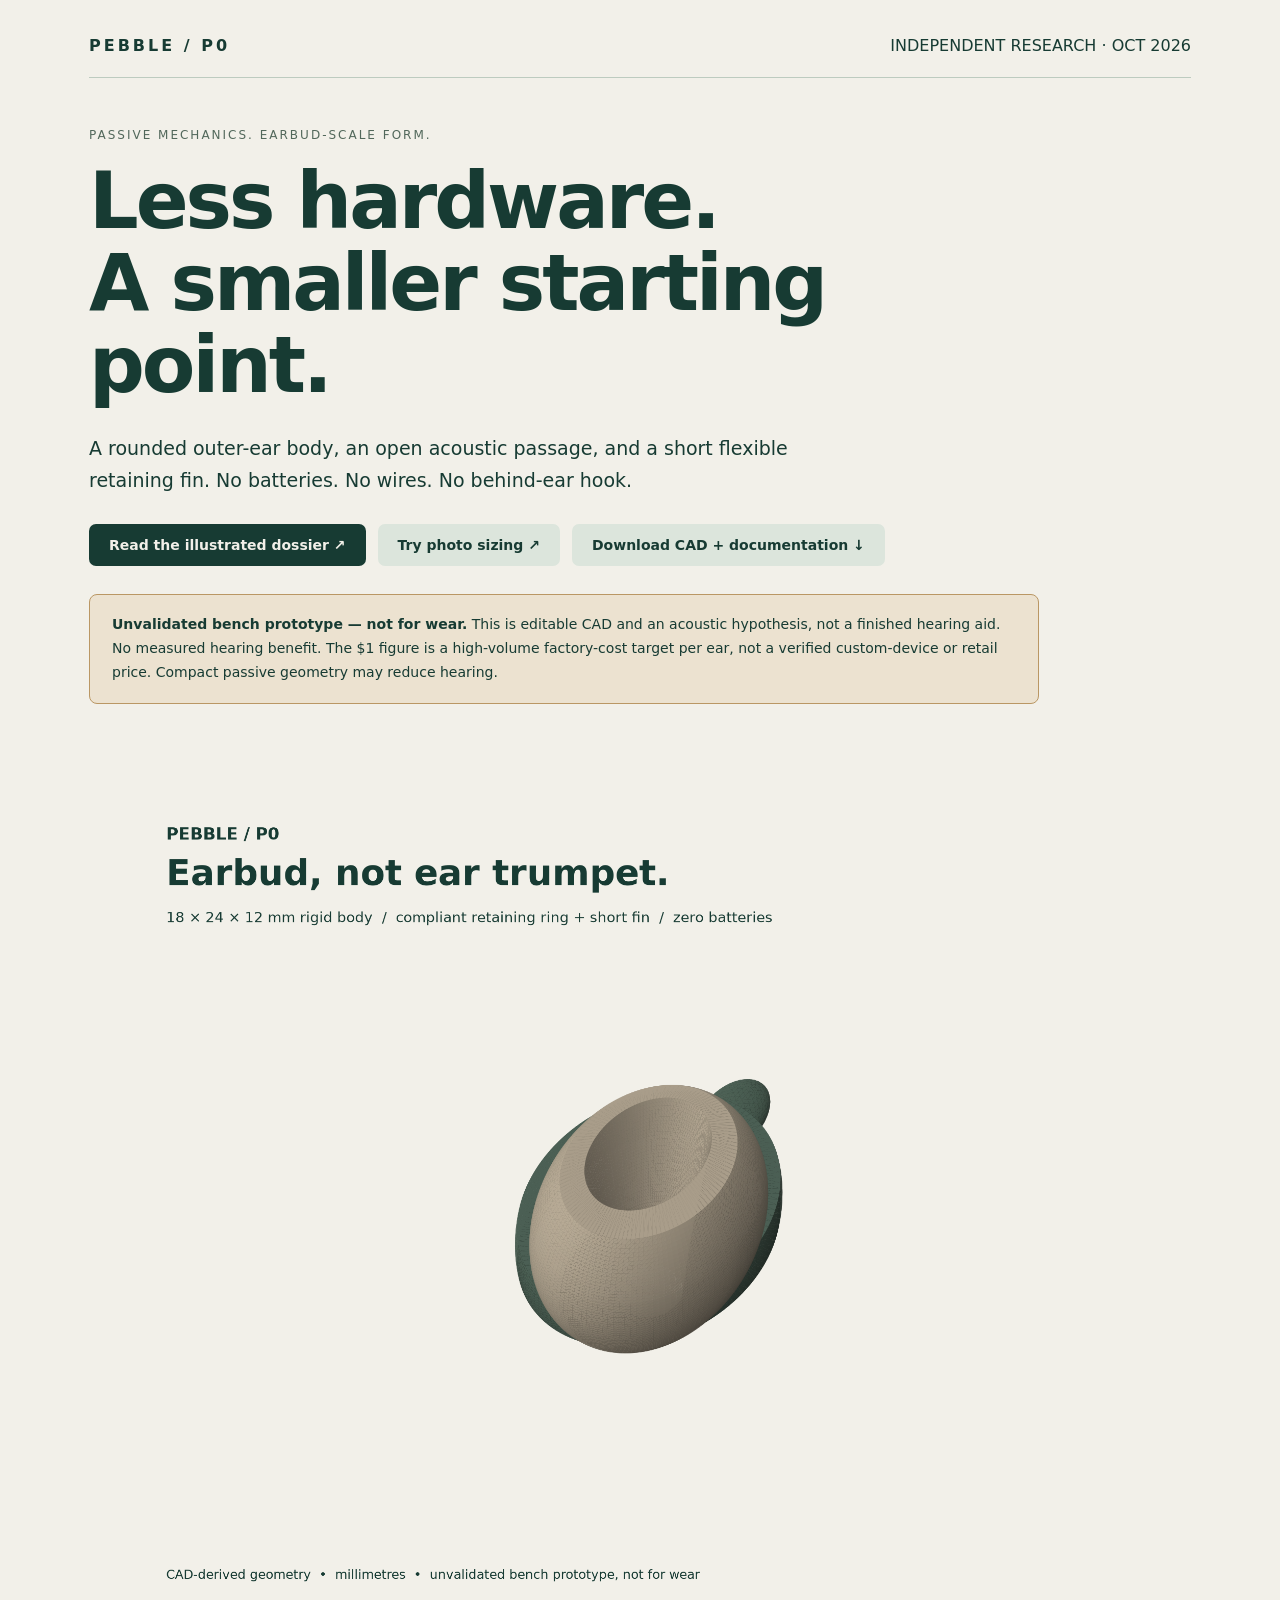
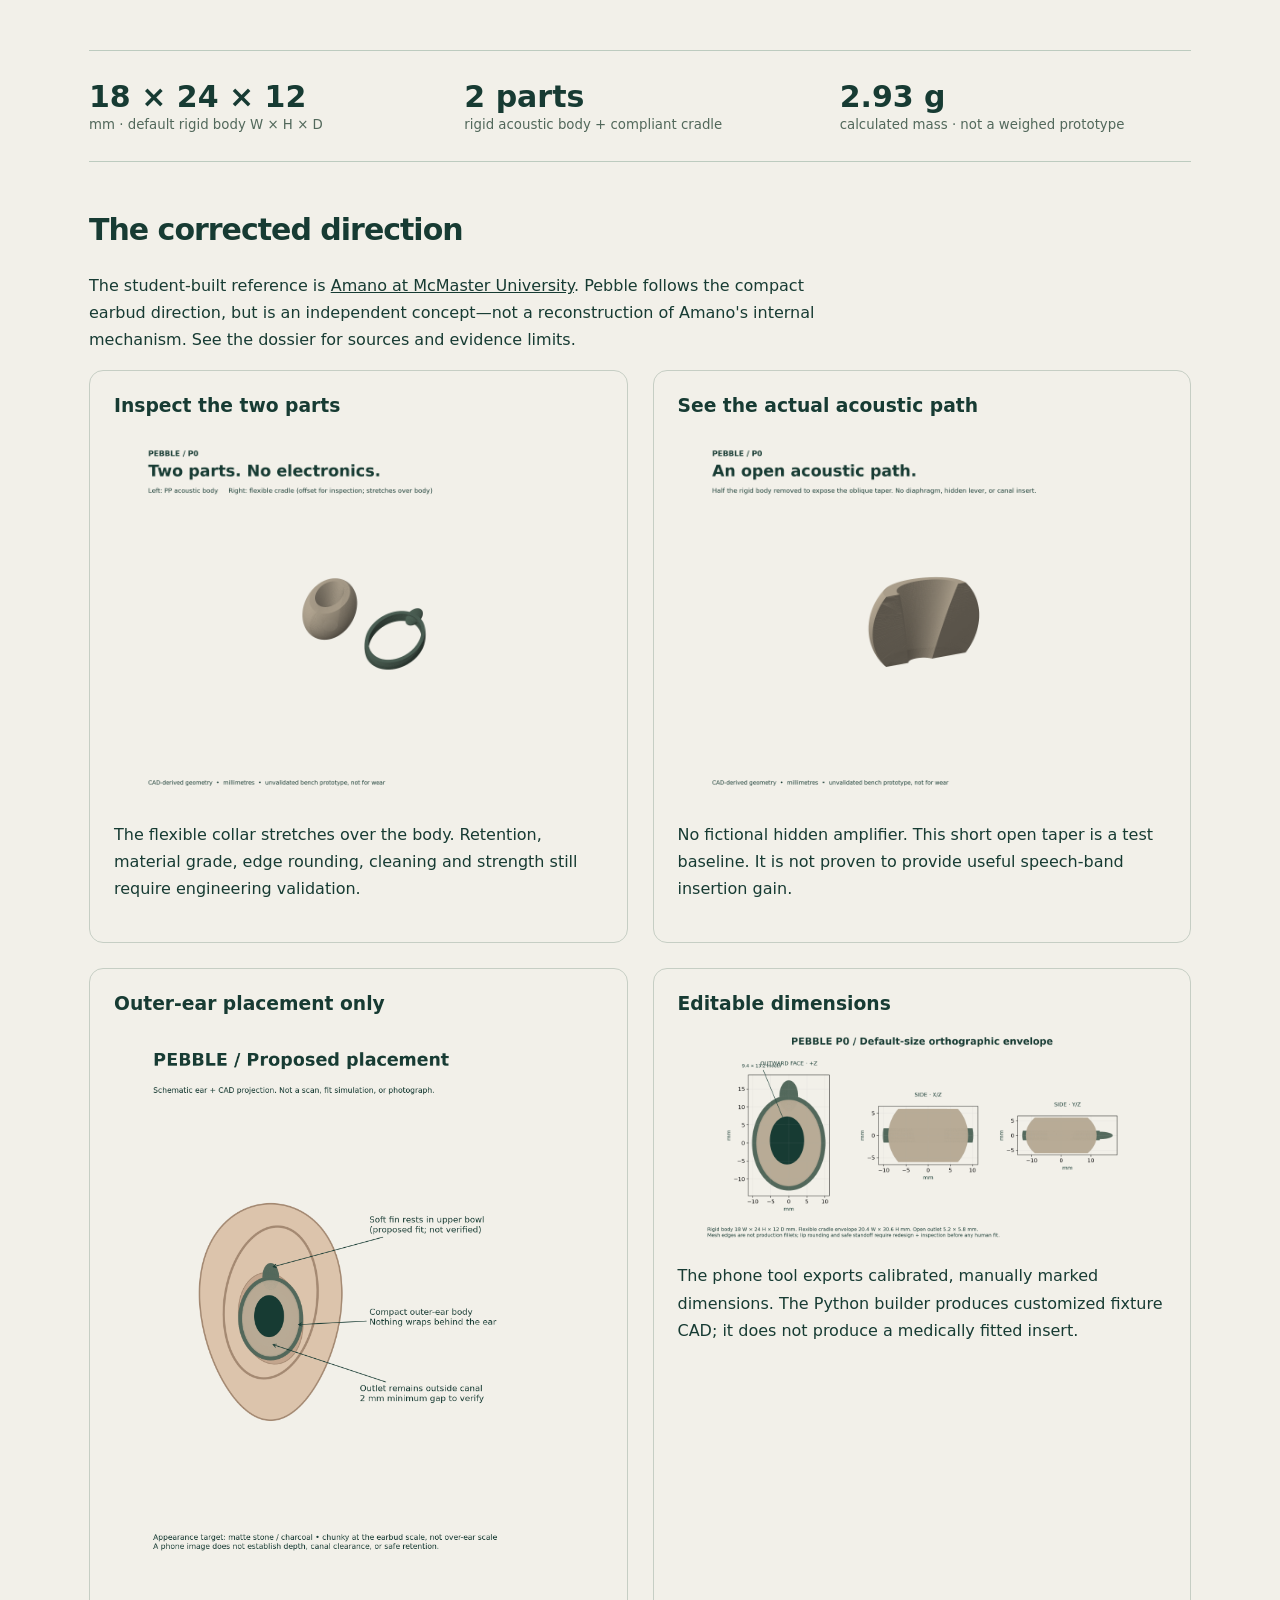
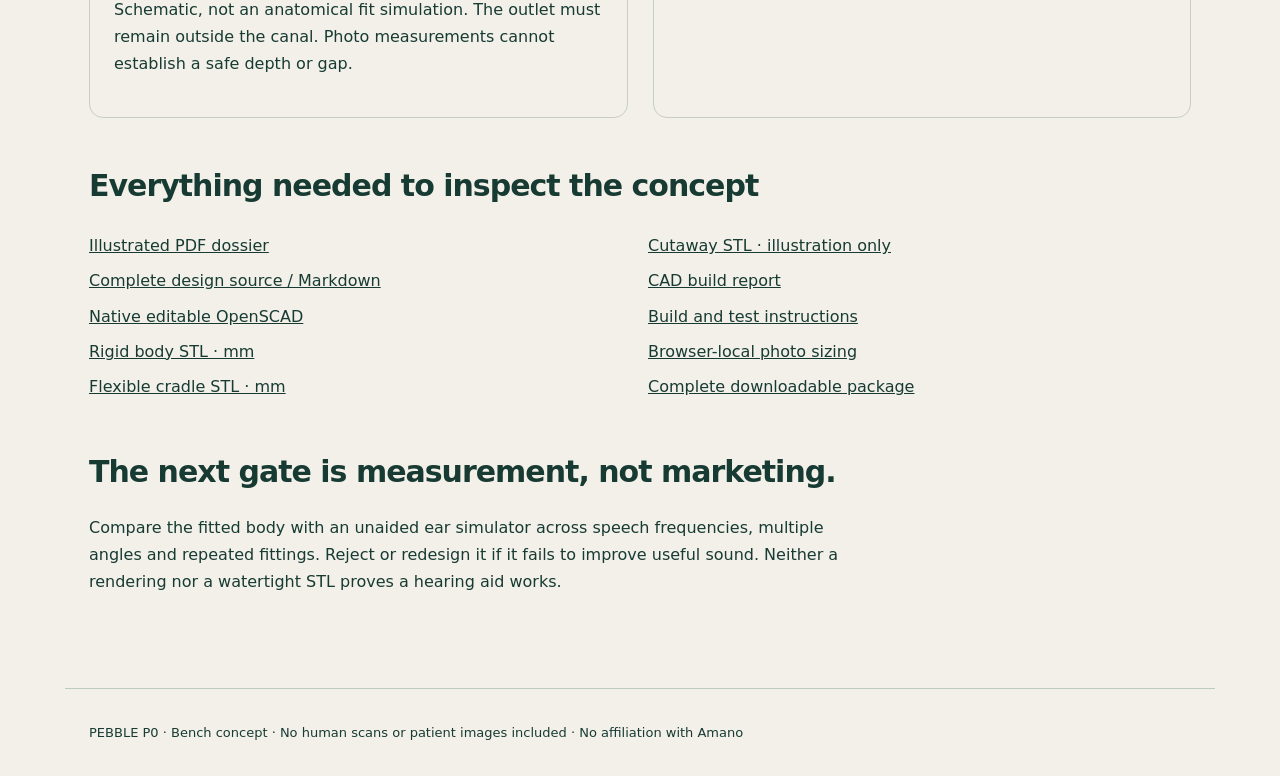
<file: passive-ear/index.html>
<!doctype html><html lang="en"><meta charset="utf-8"><meta name="viewport" content="width=device-width,initial-scale=1"><title>Pebble P0 · Passive earbud concept</title><style>*{box-sizing:border-box}body{margin:0;background:#f2f0e9;color:#173b33;font-family:system-ui,sans-serif}header,main,footer{max-width:1150px;margin:auto;padding:36px 24px}nav{display:flex;gap:24px;align-items:center;justify-content:space-between;border-bottom:1px solid #bdcbbf;padding-bottom:22px}.mark{font-weight:800;letter-spacing:3px}a{color:inherit}nav a{font-size:13px}.tag{display:inline-block;margin-top:50px;font-size:12px;letter-spacing:2px;color:#52685b}h1{font-size:clamp(42px,7vw,78px);letter-spacing:-3px;line-height:1.05;max-width:800px;margin:18px 0 25px}p{line-height:1.7;max-width:760px}.intro{font-size:19px}.actions{display:flex;gap:12px;flex-wrap:wrap;margin:28px 0}.button{background:#173b33;color:#f2f0e9;padding:13px 20px;border-radius:7px;text-decoration:none;font-weight:650;font-size:14px}.secondary{color:#173b33;background:#dce5dc}.warning{padding:18px 22px;border:1px solid #ba9764;border-radius:8px;background:#ece2d0;max-width:950px;font-size:14px}.hero{width:100%;border-radius:16px}.stats{display:grid;grid-template-columns:repeat(3,1fr);gap:24px;border-block:1px solid #bdcbbf;padding:28px 0;margin:30px 0}.stats strong{display:block;font-size:30px}.stats small{color:#52685b}.grid{display:grid;grid-template-columns:1fr 1fr;gap:25px}article{border:1px solid #c6cec4;border-radius:14px;padding:24px}article img{width:100%;border-radius:8px}h2{font-size:30px;letter-spacing:-1px;margin-top:50px}h3{margin-top:0}.files{columns:2;line-height:2.2}footer{font-size:13px;border-top:1px solid #bdcbbf;margin-top:40px}code{background:#dce5dc;padding:3px 5px;border-radius:4px}@media(max-width:650px){.grid,.stats{grid-template-columns:1fr}.files{columns:1}nav{align-items:flex-start}h1{letter-spacing:-2px}header{padding-top:24px}}</style>
<header><nav><span class="mark">PEBBLE / P0</span><span>INDEPENDENT RESEARCH · OCT 2026</span></nav><span class="tag">PASSIVE MECHANICS. EARBUD-SCALE FORM.</span><h1>Less hardware.<br>A smaller starting point.</h1><p class="intro">A rounded outer-ear body, an open acoustic passage, and a short flexible retaining fin. No batteries. No wires. No behind-ear hook.</p><div class="actions"><a class="button" href="docs/PEBBLE-P0.pdf">Read the illustrated dossier ↗</a><a class="button secondary" href="phone/">Try photo sizing ↗</a><a class="button secondary" href="PEBBLE-P0-package.zip" download>Download CAD + documentation ↓</a></div><p class="warning"><b>Unvalidated bench prototype — not for wear.</b> This is editable CAD and an acoustic hypothesis, not a finished hearing aid. No measured hearing benefit. The $1 figure is a high-volume factory-cost target per ear, not a verified custom-device or retail price. Compact passive geometry may reduce hearing.</p></header>
<main><img class="hero" src="docs/images/cad-perspective.png" alt="CAD-derived perspective of the taupe acoustic body and green flexible collar with short fin"><div class="stats"><div><strong>18 × 24 × 12</strong><small>mm · default rigid body W × H × D</small></div><div><strong>2 parts</strong><small>rigid acoustic body + compliant cradle</small></div><div><strong>2.93 g</strong><small>calculated mass · not a weighed prototype</small></div></div><h2>The corrected direction</h2><p>The student-built reference is <a href="https://news.mcmaster.ca/mcmaster-students-launch-hearing-care-startup-amano/">Amano at McMaster University</a>. Pebble follows the compact earbud direction, but is an independent concept—not a reconstruction of Amano's internal mechanism. See the dossier for sources and evidence limits.</p><div class="grid"><article><h3>Inspect the two parts</h3><img src="docs/images/cad-exploded.png" alt="CAD exploded view of rigid body and flexible cradle"><p>The flexible collar stretches over the body. Retention, material grade, edge rounding, cleaning and strength still require engineering validation.</p></article><article><h3>See the actual acoustic path</h3><img src="docs/images/cad-cutaway.png" alt="Cutaway of rigid body showing an open taper"><p>No fictional hidden amplifier. This short open taper is a test baseline. It is not proven to provide useful speech-band insertion gain.</p></article><article><h3>Outer-ear placement only</h3><img src="docs/images/placement-schematic.png" alt="Schematic ear with CAD body projected into its concha"><p>Schematic, not an anatomical fit simulation. The outlet must remain outside the canal. Photo measurements cannot establish a safe depth or gap.</p></article><article><h3>Editable dimensions</h3><img src="docs/images/cad-dimensions.png" alt="Three CAD-derived dimension views"><p>The phone tool exports calibrated, manually marked dimensions. The Python builder produces customized fixture CAD; it does not produce a medically fitted insert.</p></article></div><h2>Everything needed to inspect the concept</h2><div class="files"><a href="docs/PEBBLE-P0.pdf">Illustrated PDF dossier</a><br><a href="docs/DESIGN.md">Complete design source / Markdown</a><br><a href="cad/pebble.scad" download>Native editable OpenSCAD</a><br><a href="cad/shell.stl" download>Rigid body STL · mm</a><br><a href="cad/cradle.stl" download>Flexible cradle STL · mm</a><br><a href="cad/shell-section.stl" download>Cutaway STL · illustration only</a><br><a href="cad/build-report.json">CAD build report</a><br><a href="README.md">Build and test instructions</a><br><a href="phone/">Browser-local photo sizing</a><br><a href="PEBBLE-P0-package.zip" download>Complete downloadable package</a></div><h2>The next gate is measurement, not marketing.</h2><p>Compare the fitted body with an unaided ear simulator across speech frequencies, multiple angles and repeated fittings. Reject or redesign it if it fails to improve useful sound. Neither a rendering nor a watertight STL proves a hearing aid works.</p></main><footer>PEBBLE P0 · Bench concept · No human scans or patient images included · No affiliation with Amano</footer></html>
</file>
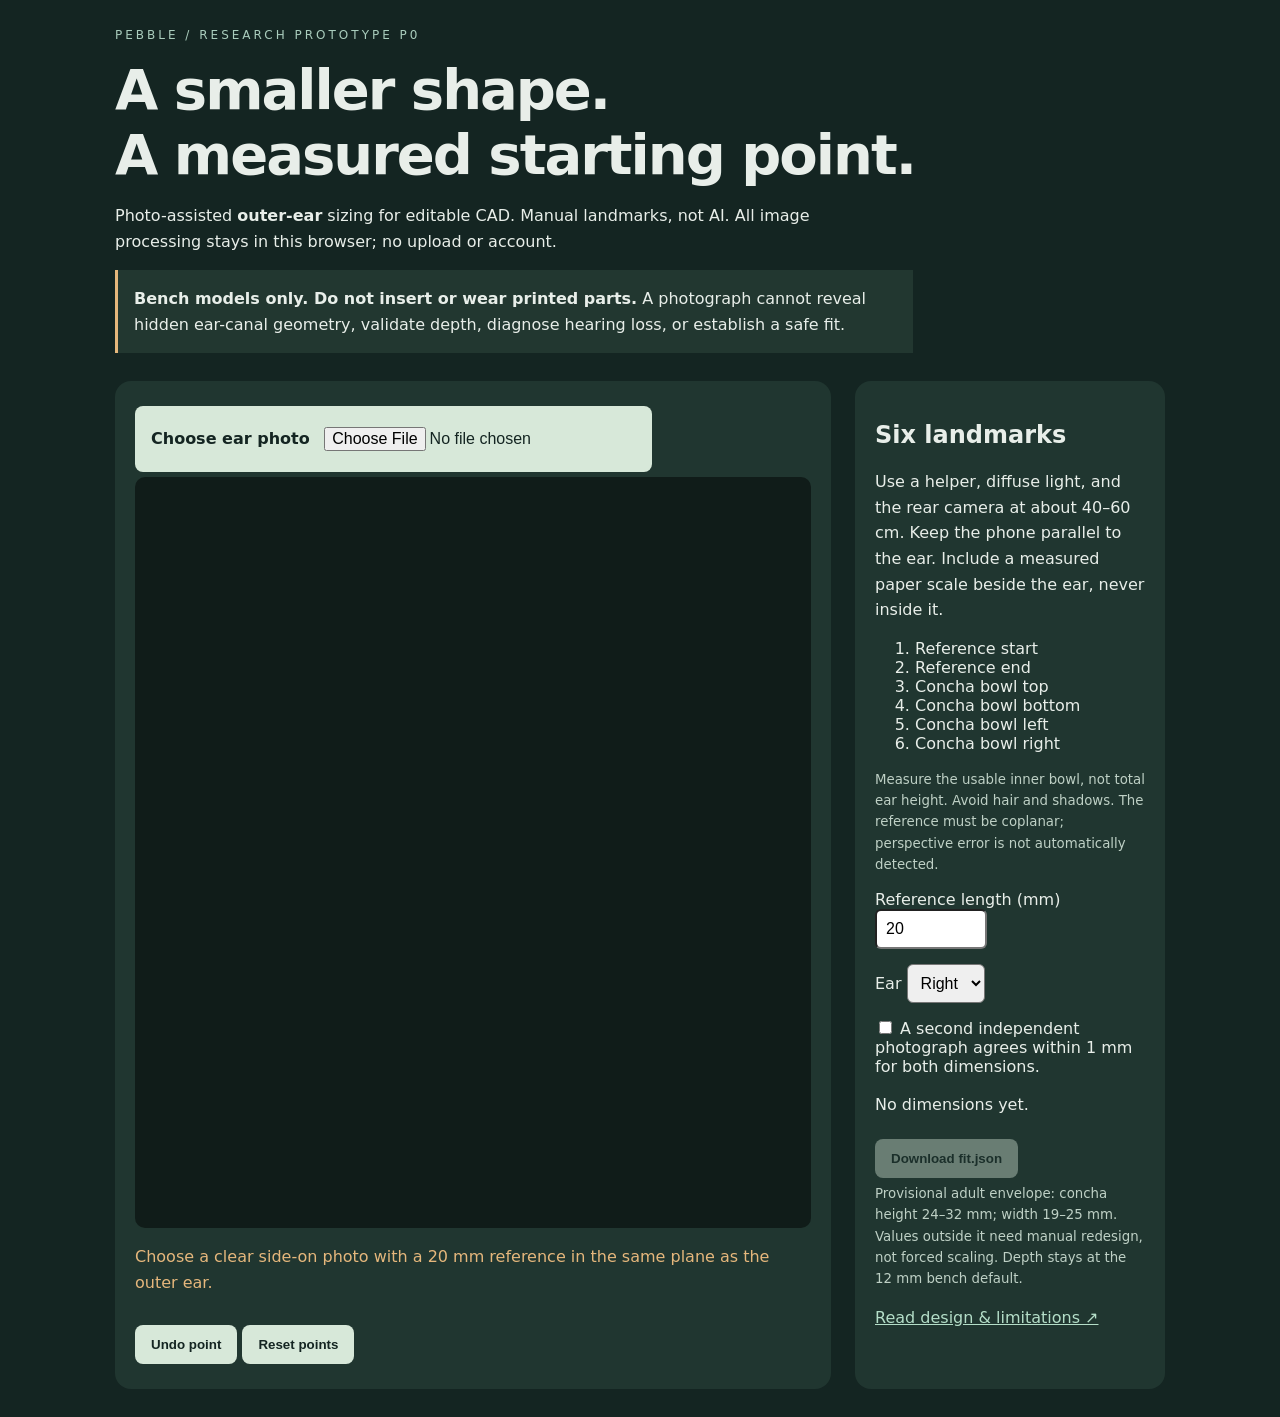
<file: passive-ear/phone/index.html>
<!doctype html>
<html lang="en"><meta charset="utf-8"><meta name="viewport" content="width=device-width,initial-scale=1"><title>Pebble · Photo sizing</title>
<style>:root{font-family:system-ui,sans-serif;color:#e8eee9;background:#142522}body{max-width:1050px;margin:0 auto;padding:28px}h1{font-size:clamp(32px,6vw,56px);letter-spacing:-2px;margin:15px 0}p{line-height:1.6;max-width:75ch}.eyebrow{color:#a9ccbc;letter-spacing:3px;font-size:12px}.warning{border-left:3px solid #e5b77c;background:#223730;padding:16px}main{display:grid;grid-template-columns:1fr 310px;gap:24px;margin-top:28px}section{background:#203630;padding:20px;border-radius:16px}canvas{display:block;width:100%;height:auto;background:#101c19;border-radius:10px;touch-action:manipulation}button,.file{background:#d7e8d9;color:#142522;border:0;padding:12px 16px;border-radius:8px;font-weight:650;cursor:pointer;display:inline-block;margin:5px 0}button:disabled{opacity:.4;cursor:not-allowed}input,select{padding:9px;border-radius:6px;max-width:100%;font-size:16px}input[type=number]{width:90px}label{display:block;margin:15px 0}#status{min-height:60px;color:#e5b77c}small{line-height:1.6;display:block;color:#bed0c5}a{color:#b4dec8}@media(max-width:750px){main{grid-template-columns:1fr}body{padding:18px}}</style>
<header><div class="eyebrow">PEBBLE / RESEARCH PROTOTYPE P0</div><h1>A smaller shape.<br>A measured starting point.</h1><p>Photo-assisted <b>outer-ear</b> sizing for editable CAD. Manual landmarks, not AI. All image processing stays in this browser; no upload or account.</p><p class="warning"><b>Bench models only. Do not insert or wear printed parts.</b> A photograph cannot reveal hidden ear-canal geometry, validate depth, diagnose hearing loss, or establish a safe fit.</p></header>
<main><section><label class="file">Choose ear photo <input id="photo" type="file" accept="image/*" capture="environment"></label><canvas id="canvas" width="900" height="1000" aria-label="Ear photo. Tap reference endpoints, then concha height and width landmarks."></canvas><p id="status" role="status">Choose a clear side-on photo with a 20 mm reference in the same plane as the outer ear.</p><button id="undo">Undo point</button> <button id="reset">Reset points</button></section>
<section><h2>Six landmarks</h2><p>Use a helper, diffuse light, and the rear camera at about 40–60 cm. Keep the phone parallel to the ear. Include a measured paper scale beside the ear, never inside it.</p><ol><li>Reference start</li><li>Reference end</li><li>Concha bowl top</li><li>Concha bowl bottom</li><li>Concha bowl left</li><li>Concha bowl right</li></ol><small>Measure the usable inner bowl, not total ear height. Avoid hair and shadows. The reference must be coplanar; perspective error is not automatically detected.</small><label>Reference length (mm) <input id="ref" type="number" value="20" min="10" max="100" step="0.1"></label><label>Ear <select id="side"><option value="right">Right</option><option value="left">Left</option></select></label><label><input id="confirm" type="checkbox"> A second independent photograph agrees within 1 mm for both dimensions.</label><p id="result">No dimensions yet.</p><button id="download" disabled>Download fit.json</button><small>Provisional adult envelope: concha height 24–32 mm; width 19–25 mm. Values outside it need manual redesign, not forced scaling. Depth stays at the 12 mm bench default.</small><p><a href="../docs/DESIGN.md">Read design & limitations ↗</a></p></section></main>
<script>
const canvas=document.querySelector('#canvas'),ctx=canvas.getContext('2d'),$=s=>document.querySelector(s);let image=null,points=[],fit=null;
const prompts=['Tap reference START','Tap reference END','Tap CONCHA TOP (inner bowl, not helix)','Tap CONCHA BOTTOM','Tap CONCHA LEFT edge','Tap CONCHA RIGHT edge'];
function draw(){ctx.clearRect(0,0,canvas.width,canvas.height);if(image)ctx.drawImage(image,0,0,canvas.width,canvas.height);ctx.font='bold 24px system-ui';points.forEach((p,i)=>{if(i%2){ctx.beginPath();ctx.moveTo(...points[i-1]);ctx.lineTo(...p);ctx.strokeStyle='#f3c177';ctx.lineWidth=3;ctx.stroke()}ctx.beginPath();ctx.arc(...p,8,0,Math.PI*2);ctx.fillStyle='#f3c177';ctx.fill();ctx.fillText(i+1,p[0]+12,p[1]-10)});update()}
function update(){fit=null;$('#download').disabled=true;$('#result').textContent='No dimensions yet.';if(!image)return;$('#status').textContent=points.length<6?`${points.length+1}/6 · ${prompts[points.length]}`:'All six points marked. Check the overlay and repeat with a second photograph.';if(points.length!==6)return;
const dist=(a,b)=>Math.hypot(a[0]-b[0],a[1]-b[1]),ref=Number($('#ref').value),px=dist(points[0],points[1]);if(!Number.isFinite(ref)||ref<10||ref>100||px<50){$('#result').textContent='Use a 10–100 mm reference spanning at least 50 image pixels.';return}
const h=dist(points[2],points[3])*ref/px,w=dist(points[4],points[5])*ref/px;$('#result').textContent=`Concha: ${h.toFixed(1)} × ${w.toFixed(1)} mm. Rigid body: ${(w-4).toFixed(1)} × ${(h-4).toFixed(1)} × 12 mm.`;
if(h<24||h>32||w<19||w>25){$('#result').textContent+=' Outside design envelope — manual redesign required.';return}
if(!$('#confirm').checked){$('#result').textContent+=' Confirm repeat-photo agreement before exporting.';return}
fit={concha_height_mm:Number(h.toFixed(3)),concha_width_mm:Number(w.toFixed(3)),side:$('#side').value,method:'manual calibrated 2D photo landmarks',reference_mm:ref,repeat_photo_agreement_confirmed:true,depth_status:'unknown; no canal fit inferred',status:'BENCH ONLY'};$('#download').disabled=false}
$('#photo').onchange=e=>{const f=e.target.files[0];if(!f)return;const url=URL.createObjectURL(f),im=new Image();im.onload=()=>{image=im;const scale=Math.min(1,1400/Math.max(im.width,im.height));canvas.width=Math.round(im.width*scale);canvas.height=Math.round(im.height*scale);points=[];URL.revokeObjectURL(url);$('#confirm').checked=false;draw()};im.onerror=()=>{URL.revokeObjectURL(url);$('#status').textContent='Cannot read this image. Try JPEG or PNG.'};im.src=url};
canvas.onclick=e=>{if(!image||points.length>=6)return;const r=canvas.getBoundingClientRect();points.push([(e.clientX-r.left)*canvas.width/r.width,(e.clientY-r.top)*canvas.height/r.height]);draw()};$('#undo').onclick=()=>{points.pop();$('#confirm').checked=false;draw()};$('#reset').onclick=()=>{points=[];$('#confirm').checked=false;draw()};['#ref','#side','#confirm'].forEach(s=>$(s).onchange=update);
$('#download').onclick=()=>{if(!fit)return;const url=URL.createObjectURL(new Blob([JSON.stringify(fit,null,2)],{type:'application/json'})),a=document.createElement('a');a.href=url;a.download='fit.json';a.click();setTimeout(()=>URL.revokeObjectURL(url),1000)};
</script></html>
</file>
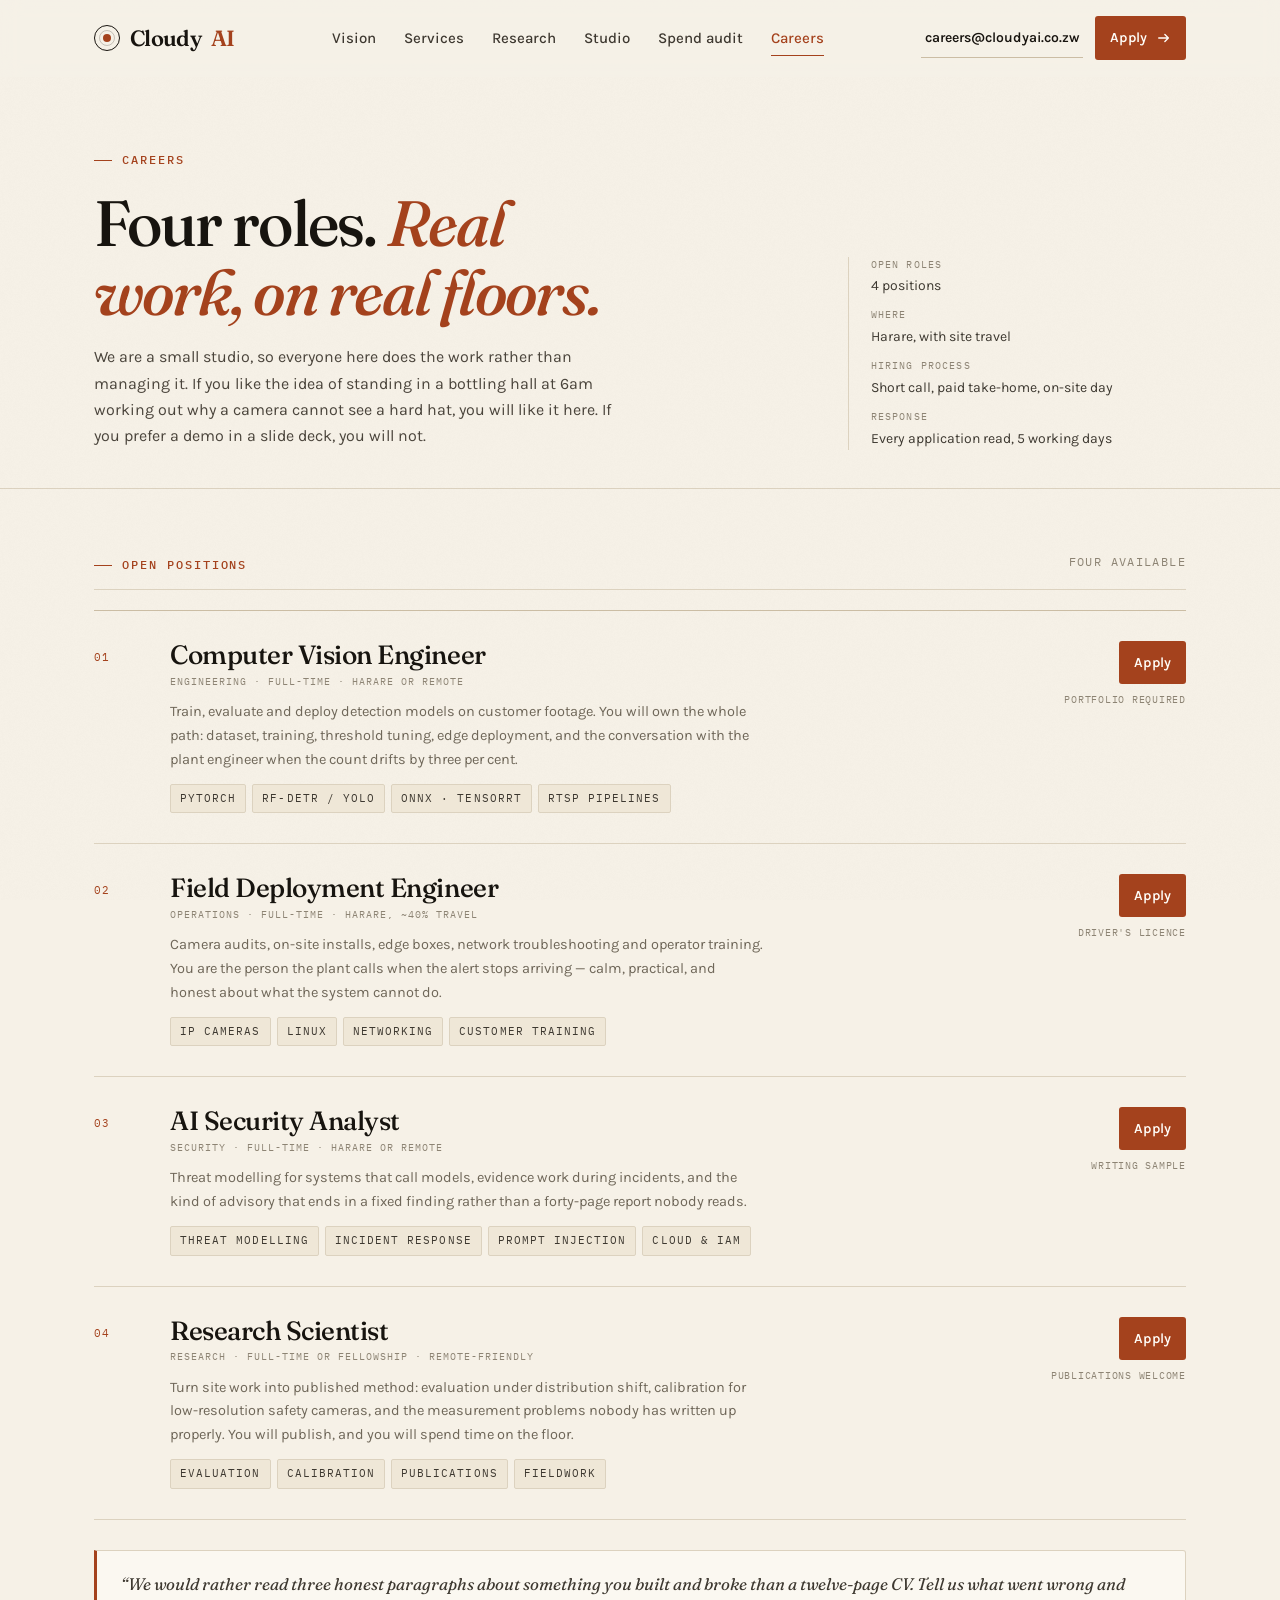
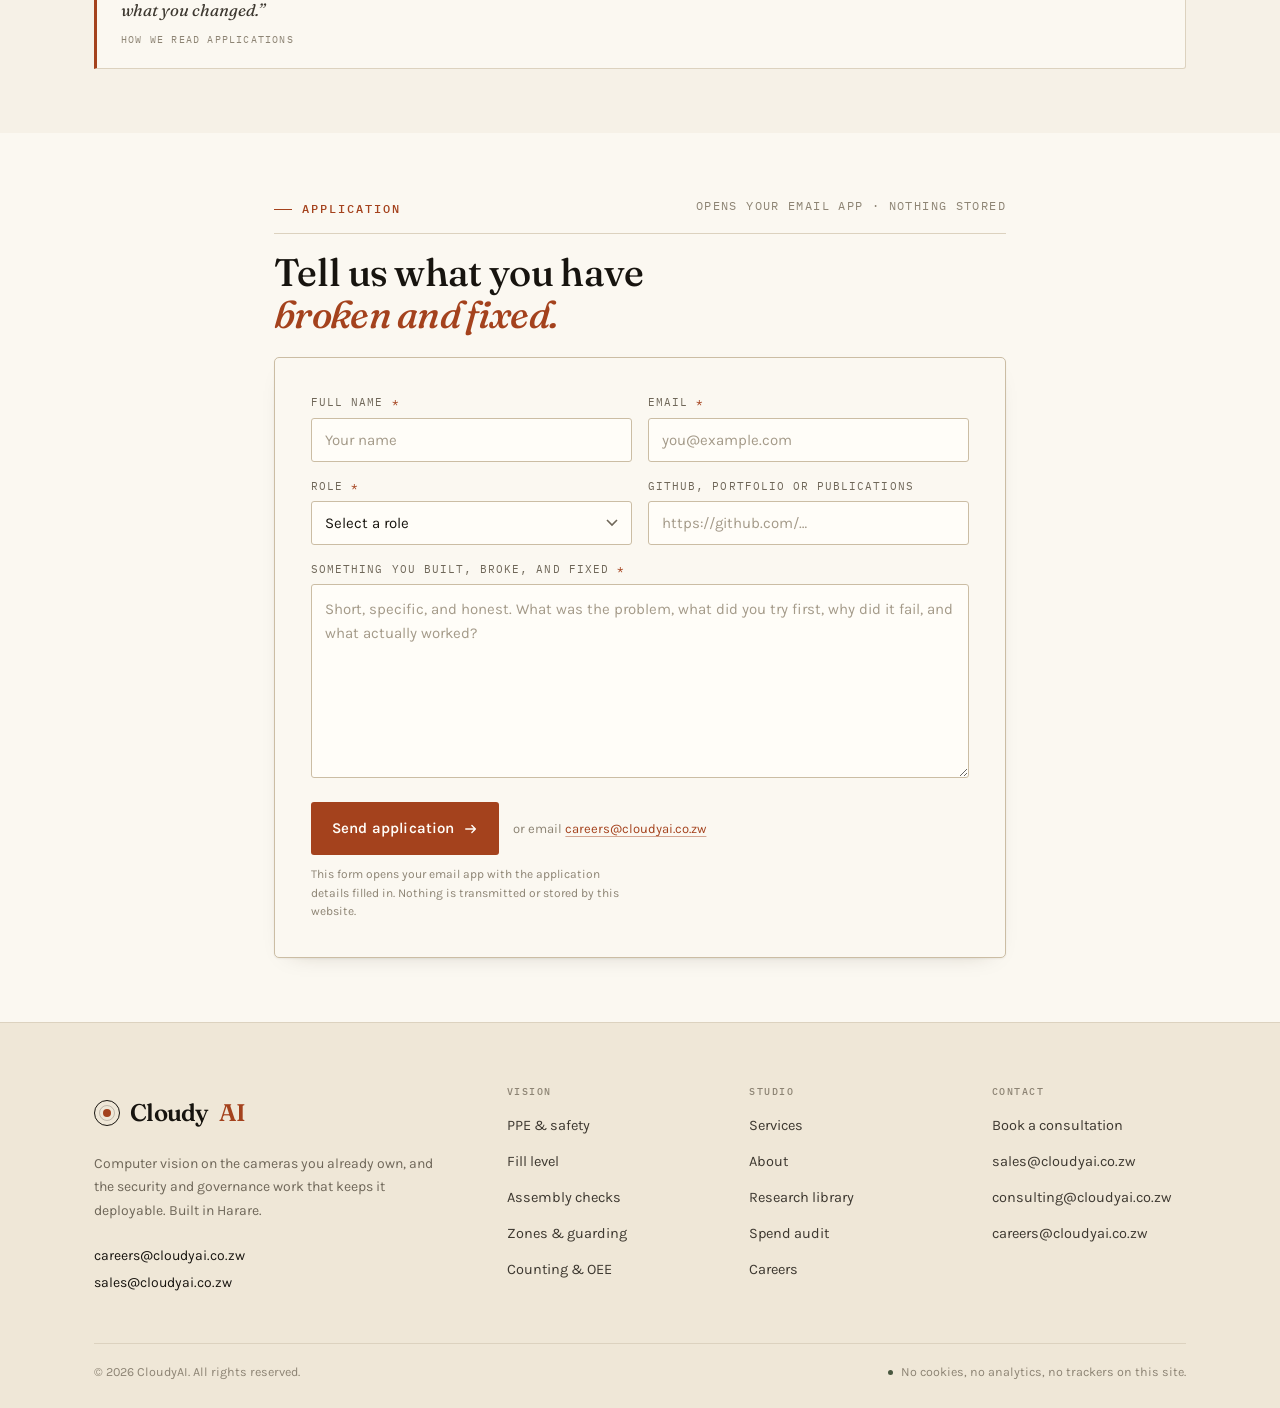
<file: careers.html>
<!DOCTYPE html>
<html lang="en">
<head>
<meta charset="utf-8">
<meta name="viewport" content="width=device-width, initial-scale=1">
<title>Careers — CloudyAI</title>
<meta name="description" content="Four open roles at CloudyAI: computer vision engineer, field deployment engineer, AI security analyst and research scientist. Harare, Zimbabwe.">
<meta name="theme-color" content="#f6f1e7">
<meta property="og:title" content="Careers — CloudyAI">
<meta property="og:description" content="Four open roles at CloudyAI: computer vision engineer, field deployment engineer, AI security analyst and research scientist. Harare, Zimbabwe.">
<meta property="og:type" content="website">
<meta property="og:image" content="assets/img/supervisor-alert.webp">
<link rel="icon" href="data:image/svg+xml,%3Csvg xmlns='http://www.w3.org/2000/svg' viewBox='0 0 32 32'%3E%3Crect width='32' height='32' rx='6' fill='%2317140f'/%3E%3Ccircle cx='16' cy='16' r='8' fill='none' stroke='%23f6f1e7' stroke-width='1.6'/%3E%3Ccircle cx='16' cy='16' r='3' fill='%23a4421d'/%3E%3C/svg%3E">
<link rel="preconnect" href="https://fonts.googleapis.com">
<link rel="preconnect" href="https://fonts.gstatic.com" crossorigin>
<link href="https://fonts.googleapis.com/css2?family=Fraunces:ital,opsz,wght@0,9..144,400;0,9..144,500;0,9..144,600;1,9..144,400;1,9..144,500&family=Karla:wght@400;500;600;700&family=IBM+Plex+Mono:wght@400;500&display=swap" rel="stylesheet">
<link rel="stylesheet" href="assets/css/site.css">
</head>
<body>
<a class="skip-link" href="#main">Skip to content</a>

<header class="site-header" id="siteHeader">
  <div class="wrap nav">
    <a class="brand" href="index.html" aria-label="CloudyAI home">
      <span class="brand__mark" aria-hidden="true"></span>
      Cloudy<span class="brand__dot">AI</span>
    </a>
    <nav class="nav__links" aria-label="Primary">
      <a class="nav__link" href="index.html#vision">Vision</a>
      <a class="nav__link" href="index.html#services">Services</a>
      <a class="nav__link" href="research.html">Research</a>
      <a class="nav__link" href="index.html#studio">Studio</a>
      <a class="nav__link" href="leak-audit.html">Spend audit</a>
      <a class="nav__link" href="careers.html" aria-current="page">Careers</a>
    </nav>
    <div class="nav__right">
      <a class="nav__call" href="mailto:careers@cloudyai.co.zw">careers@cloudyai.co.zw</a>
      <a class="btn btn--sm" href="#apply">
        Apply
        <svg class="arrow" width="14" height="14" viewBox="0 0 16 16" fill="none" aria-hidden="true"><path d="M2 8h11M9 4l4 4-4 4" stroke="currentColor" stroke-width="1.6" stroke-linecap="round" stroke-linejoin="round"/></svg>
      </a>
      <button type="button" class="nav-toggle" id="navToggle" aria-expanded="false" aria-controls="mobileMenu" aria-label="Open menu">
        <svg width="20" height="20" viewBox="0 0 24 24" fill="none" aria-hidden="true"><path d="M3 6h18M3 12h18M3 18h18" stroke="currentColor" stroke-width="1.7" stroke-linecap="round"/></svg>
      </button>
    </div>
  </div>
</header>

<div class="mobile-menu" id="mobileMenu" aria-hidden="true">
  <div class="mobile-menu__top">
    <a class="brand" href="index.html"><span class="brand__mark" aria-hidden="true"></span>Cloudy<span class="brand__dot">AI</span></a>
    <button type="button" class="nav-toggle" id="menuClose" aria-label="Close menu">
      <svg width="20" height="20" viewBox="0 0 24 24" fill="none" aria-hidden="true"><path d="M6 6l12 12M18 6L6 18" stroke="currentColor" stroke-width="1.7" stroke-linecap="round"/></svg>
    </button>
  </div>
  <nav class="mobile-menu__links" aria-label="Mobile">
    <a class="mobile-menu__link" href="index.html#vision"><span>01</span> Computer vision</a>
    <a class="mobile-menu__link" href="index.html#services"><span>02</span> Services</a>
    <a class="mobile-menu__link" href="research.html"><span>03</span> Research</a>
    <a class="mobile-menu__link" href="index.html#studio"><span>04</span> Studio</a>
    <a class="mobile-menu__link" href="leak-audit.html"><span>05</span> Spend audit</a>
    <a class="mobile-menu__link" href="careers.html"><span>06</span> Careers</a>
    <a class="mobile-menu__link" href="contact.html"><span>07</span> Contact</a>
  </nav>
  <div class="mobile-menu__foot">
    <a class="btn btn--block" href="#apply">Apply for a role</a>
    <p>careers@cloudyai.co.zw · Harare, Zimbabwe</p>
  </div>
</div>

<main id="main">
  <section class="page-hero">
    <div class="wrap">
      <div class="page-hero__grid">
        <div>
          <p class="eyebrow">Careers</p>
          <h1>Four roles. <em>Real work, on real floors.</em></h1>
          <p class="page-hero__lead">
            We are a small studio, so everyone here does the work rather than managing it. If you like the
            idea of standing in a bottling hall at 6am working out why a camera cannot see a hard hat, you
            will like it here. If you prefer a demo in a slide deck, you will not.
          </p>
        </div>
        <aside class="page-hero__side">
          <dl>
            <div><dt>Open roles</dt><dd>4 positions</dd></div>
            <div><dt>Where</dt><dd>Harare, with site travel</dd></div>
            <div><dt>Hiring process</dt><dd>Short call, paid take-home, on-site day</dd></div>
            <div><dt>Response</dt><dd>Every application read, 5 working days</dd></div>
          </dl>
        </aside>
      </div>
    </div>
  </section>

  <section class="section section--tight">
    <div class="wrap">
      <div class="sec-head" style="margin-bottom: 20px">
        <div class="sec-head__top">
          <p class="eyebrow">Open positions</p>
          <p class="sec-head__meta">Four available</p>
        </div>
      </div>

      <div class="positions">
        <article class="position">
          <div class="position__n">01</div>
          <div>
            <h2 class="position__title">Computer Vision Engineer</h2>
            <p class="position__meta">Engineering · Full-time · Harare or remote</p>
            <p class="position__desc">
              Train, evaluate and deploy detection models on customer footage. You will own the whole path:
              dataset, training, threshold tuning, edge deployment, and the conversation with the plant
              engineer when the count drifts by three per cent.
            </p>
            <div class="position__tags">
              <span class="tag">PyTorch</span>
              <span class="tag">RF-DETR / YOLO</span>
              <span class="tag">ONNX · TensorRT</span>
              <span class="tag">RTSP pipelines</span>
            </div>
          </div>
          <div class="position__act">
            <button type="button" class="btn btn--sm" data-role="Computer Vision Engineer">Apply</button>
            <span class="position__note">Portfolio required</span>
          </div>
        </article>

        <article class="position">
          <div class="position__n">02</div>
          <div>
            <h2 class="position__title">Field Deployment Engineer</h2>
            <p class="position__meta">Operations · Full-time · Harare, ~40% travel</p>
            <p class="position__desc">
              Camera audits, on-site installs, edge boxes, network troubleshooting and operator training.
              You are the person the plant calls when the alert stops arriving — calm, practical, and
              honest about what the system cannot do.
            </p>
            <div class="position__tags">
              <span class="tag">IP cameras</span>
              <span class="tag">Linux</span>
              <span class="tag">Networking</span>
              <span class="tag">Customer training</span>
            </div>
          </div>
          <div class="position__act">
            <button type="button" class="btn btn--sm" data-role="Field Deployment Engineer">Apply</button>
            <span class="position__note">Driver's licence</span>
          </div>
        </article>

        <article class="position">
          <div class="position__n">03</div>
          <div>
            <h2 class="position__title">AI Security Analyst</h2>
            <p class="position__meta">Security · Full-time · Harare or remote</p>
            <p class="position__desc">
              Threat modelling for systems that call models, evidence work during incidents, and the kind of
              advisory that ends in a fixed finding rather than a forty-page report nobody reads.
            </p>
            <div class="position__tags">
              <span class="tag">Threat modelling</span>
              <span class="tag">Incident response</span>
              <span class="tag">Prompt injection</span>
              <span class="tag">Cloud &amp; IAM</span>
            </div>
          </div>
          <div class="position__act">
            <button type="button" class="btn btn--sm" data-role="AI Security Analyst">Apply</button>
            <span class="position__note">Writing sample</span>
          </div>
        </article>

        <article class="position">
          <div class="position__n">04</div>
          <div>
            <h2 class="position__title">Research Scientist</h2>
            <p class="position__meta">Research · Full-time or fellowship · Remote-friendly</p>
            <p class="position__desc">
              Turn site work into published method: evaluation under distribution shift, calibration for
              low-resolution safety cameras, and the measurement problems nobody has written up properly.
              You will publish, and you will spend time on the floor.
            </p>
            <div class="position__tags">
              <span class="tag">Evaluation</span>
              <span class="tag">Calibration</span>
              <span class="tag">Publications</span>
              <span class="tag">Fieldwork</span>
            </div>
          </div>
          <div class="position__act">
            <button type="button" class="btn btn--sm" data-role="Research Scientist">Apply</button>
            <span class="position__note">Publications welcome</span>
          </div>
        </article>
      </div>

      <div class="field-note" style="margin-top: 30px">
        <p>“We would rather read three honest paragraphs about something you built and broke than a twelve-page CV. Tell us what went wrong and what you changed.”</p>
        <cite>How we read applications</cite>
      </div>
    </div>
  </section>

  <section class="section section--tight section--paper2" id="apply">
    <div class="wrap" style="max-width: 820px">
      <div class="sec-head" style="margin-bottom: 22px">
        <div class="sec-head__top">
          <p class="eyebrow">Application</p>
          <p class="sec-head__meta">Opens your email app · nothing stored</p>
        </div>
        <h2 class="sec-head__title" style="font-size: clamp(1.7rem, 3.2vw, 2.4rem)">Tell us what you have <em>broken and fixed.</em></h2>
      </div>

      <div class="form-card">
        <form id="applyForm" novalidate>
          <div class="form-row">
            <div class="field" id="f-name">
              <label for="aName">Full name <span class="req">*</span></label>
              <input class="input" id="aName" type="text" autocomplete="name" placeholder="Your name" required>
              <p class="field__error">Please tell us your name.</p>
            </div>
            <div class="field" id="f-email">
              <label for="aEmail">Email <span class="req">*</span></label>
              <input class="input" id="aEmail" type="email" autocomplete="email" placeholder="you@example.com" required>
              <p class="field__error">That email address does not look right.</p>
            </div>
          </div>

          <div class="form-row">
            <div class="field" id="f-role">
              <label for="aRole">Role <span class="req">*</span></label>
              <select class="select" id="aRole" required>
                <option value="">Select a role</option>
                <option>Computer Vision Engineer</option>
                <option>Field Deployment Engineer</option>
                <option>AI Security Analyst</option>
                <option>Research Scientist</option>
                <option>Open application</option>
              </select>
              <p class="field__error">Please choose a role.</p>
            </div>
            <div class="field" id="f-link">
              <label for="aLink">GitHub, portfolio or publications</label>
              <input class="input" id="aLink" type="url" placeholder="https://github.com/…" inputmode="url">
              <p class="field__error">Please include a full URL, starting with https://</p>
            </div>
          </div>

          <div class="field" id="f-note">
            <label for="aNote">Something you built, broke, and fixed <span class="req">*</span></label>
            <textarea class="textarea" id="aNote" rows="7" placeholder="Short, specific, and honest. What was the problem, what did you try first, why did it fail, and what actually worked?" required></textarea>
            <p class="field__error">A few sentences, please — 40 characters minimum.</p>
          </div>

          <div class="form-foot">
            <button class="btn" type="submit">
              Send application
              <svg class="arrow" width="14" height="14" viewBox="0 0 16 16" fill="none" aria-hidden="true"><path d="M2 8h11M9 4l4 4-4 4" stroke="currentColor" stroke-width="1.6" stroke-linecap="round" stroke-linejoin="round"/></svg>
            </button>
            <span style="font-size: 13px; color: var(--faint)">or email <a class="inline-link" href="mailto:careers@cloudyai.co.zw">careers@cloudyai.co.zw</a></span>
          </div>

          <p class="form-fine">
            This form opens your email app with the application details filled in. Nothing is transmitted
            or stored by this website.
          </p>

          <div class="form-status" id="applyStatus" role="status" aria-live="polite"></div>
        </form>
      </div>
    </div>
  </section>
</main>

<footer class="site-footer">
  <div class="wrap">
    <div class="footer-grid">
      <div class="footer-brand">
        <a class="brand" href="index.html"><span class="brand__mark" aria-hidden="true"></span>Cloudy<span class="brand__dot">AI</span></a>
        <p class="footer__blurb">Computer vision on the cameras you already own, and the security and governance work that keeps it deployable. Built in Harare.</p>
        <div class="footer-contact">
          <a href="mailto:careers@cloudyai.co.zw">careers@cloudyai.co.zw</a>
          <a href="mailto:sales@cloudyai.co.zw">sales@cloudyai.co.zw</a>
        </div>
      </div>
      <div class="footer-col">
        <h3>Vision</h3>
        <ul>
          <li><a href="index.html#vision">PPE &amp; safety</a></li>
          <li><a href="index.html#vision">Fill level</a></li>
          <li><a href="index.html#vision">Assembly checks</a></li>
          <li><a href="index.html#vision">Zones &amp; guarding</a></li>
          <li><a href="index.html#vision">Counting &amp; OEE</a></li>
        </ul>
      </div>
      <div class="footer-col">
        <h3>Studio</h3>
        <ul>
          <li><a href="index.html#services">Services</a></li>
          <li><a href="index.html#studio">About</a></li>
          <li><a href="research.html">Research library</a></li>
          <li><a href="leak-audit.html">Spend audit</a></li>
          <li><a href="careers.html">Careers</a></li>
        </ul>
      </div>
      <div class="footer-col">
        <h3>Contact</h3>
        <ul>
          <li><a href="contact.html">Book a consultation</a></li>
          <li><a href="mailto:sales@cloudyai.co.zw">sales@cloudyai.co.zw</a></li>
          <li><a href="mailto:consulting@cloudyai.co.zw">consulting@cloudyai.co.zw</a></li>
          <li><a href="mailto:careers@cloudyai.co.zw">careers@cloudyai.co.zw</a></li>
        </ul>
      </div>
    </div>
    <div class="footer-bottom">
      <p>© <span id="year">2026</span> CloudyAI. All rights reserved.</p>
      <p class="fine">No cookies, no analytics, no trackers on this site.</p>
    </div>
  </div>
</footer>

<script src="assets/js/site.js" defer></script>
<script>
(function () {
  var form = document.getElementById('applyForm');
  if (!form) return;
  var status = document.getElementById('applyStatus');

  function setError(id, on) {
    var el = document.getElementById(id);
    if (el) el.classList.toggle('has-error', on);
  }

  /* "Apply" buttons pre-fill the role and scroll to the form */
  document.querySelectorAll('[data-role]').forEach(function (btn) {
    btn.addEventListener('click', function () {
      document.getElementById('aRole').value = btn.getAttribute('data-role');
      document.getElementById('apply').scrollIntoView({ behavior: 'smooth', block: 'start' });
      window.setTimeout(function () { document.getElementById('aNote').focus(); }, 500);
    });
  });

  form.addEventListener('submit', function (e) {
    e.preventDefault();
    var name = document.getElementById('aName').value.trim();
    var email = document.getElementById('aEmail').value.trim();
    var role = document.getElementById('aRole').value;
    var link = document.getElementById('aLink').value.trim();
    var note = document.getElementById('aNote').value.trim();
    var ok = true;

    if (name.length < 2) { setError('f-name', true); ok = false; } else setError('f-name', false);
    if (!/^[^\s@]+@[^\s@]+\.[^\s@]+$/.test(email)) { setError('f-email', true); ok = false; } else setError('f-email', false);
    if (!role) { setError('f-role', true); ok = false; } else setError('f-role', false);
    if (link && !/^https?:\/\//i.test(link)) { setError('f-link', true); ok = false; } else setError('f-link', false);
    if (note.length < 40) { setError('f-note', true); ok = false; } else setError('f-note', false);

    if (!ok) {
      var first = form.querySelector('.has-error .input, .has-error .select, .has-error .textarea');
      if (first) first.focus();
      return;
    }

    var subject = 'Application — ' + role + ' — ' + name;
    var body = [
      'Name: ' + name,
      'Email: ' + email,
      'Role: ' + role,
      'Link: ' + (link || 'not provided'),
      '',
      note
    ].join('\n');

    window.location.href = 'mailto:careers@cloudyai.co.zw?subject=' +
      encodeURIComponent(subject) + '&body=' + encodeURIComponent(body);

    status.className = 'form-status is-visible';
    status.innerHTML = 'Your email app should have opened with the application ready to send. ' +
      'If it did not, write to <a href="mailto:careers@cloudyai.co.zw">careers@cloudyai.co.zw</a> — ' +
      'we read every application.';
  });
})();
</script>
</body>
</html>
</file>
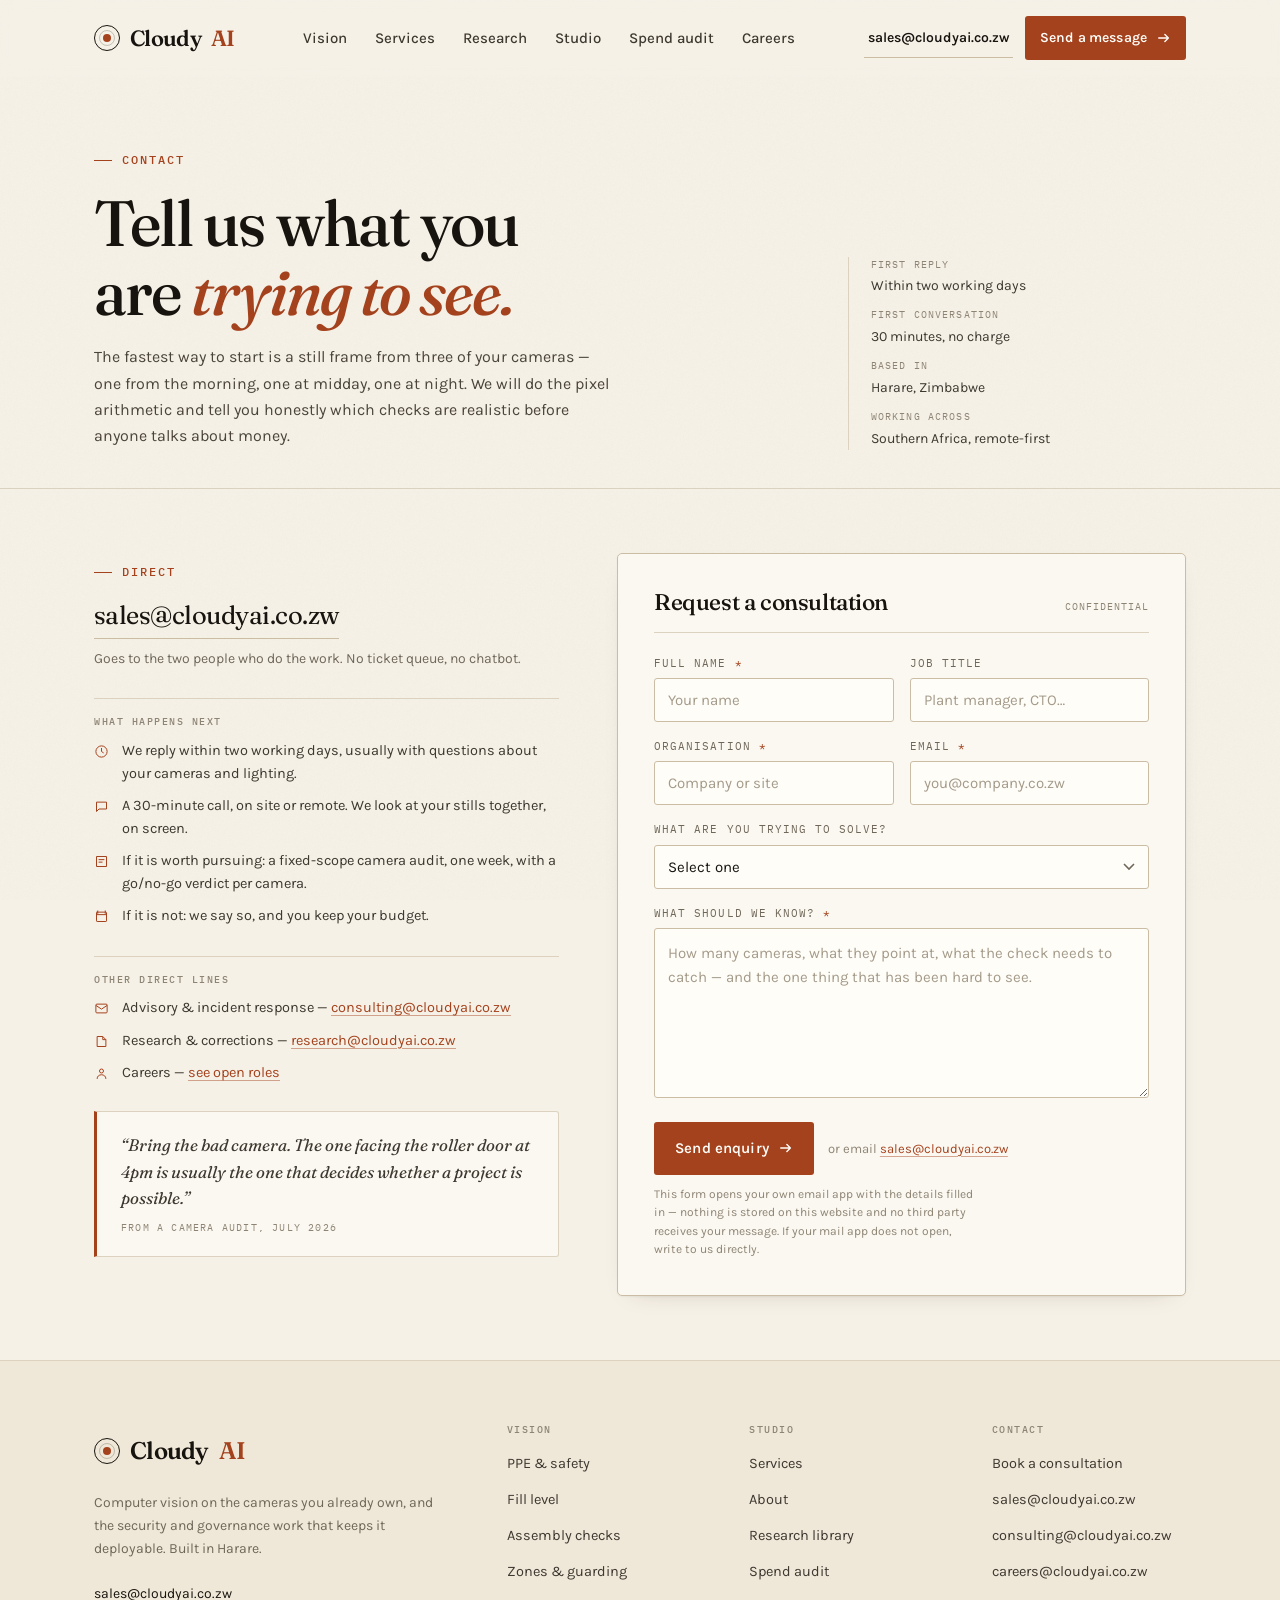
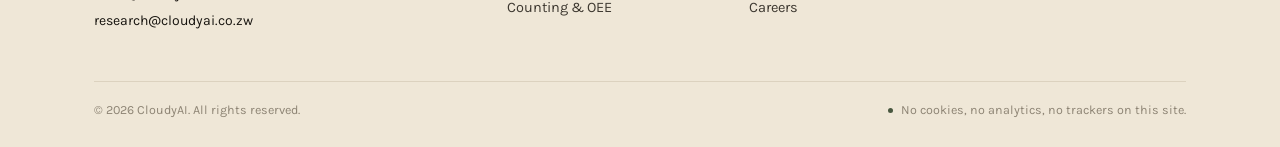
<file: contact.html>
<!DOCTYPE html>
<html lang="en">
<head>
<meta charset="utf-8">
<meta name="viewport" content="width=device-width, initial-scale=1">
<title>Contact — CloudyAI</title>
<meta name="description" content="Send CloudyAI one still from your plant cameras. We will tell you what your existing CCTV can and cannot see. Harare, Zimbabwe.">
<meta name="theme-color" content="#f6f1e7">
<meta property="og:title" content="Contact — CloudyAI">
<meta property="og:description" content="Send CloudyAI one still from your plant cameras. We will tell you what your existing CCTV can and cannot see. Harare, Zimbabwe.">
<meta property="og:type" content="website">
<meta property="og:image" content="assets/img/cam-ppe.webp">
<link rel="icon" href="data:image/svg+xml,%3Csvg xmlns='http://www.w3.org/2000/svg' viewBox='0 0 32 32'%3E%3Crect width='32' height='32' rx='6' fill='%2317140f'/%3E%3Ccircle cx='16' cy='16' r='8' fill='none' stroke='%23f6f1e7' stroke-width='1.6'/%3E%3Ccircle cx='16' cy='16' r='3' fill='%23a4421d'/%3E%3C/svg%3E">
<link rel="preconnect" href="https://fonts.googleapis.com">
<link rel="preconnect" href="https://fonts.gstatic.com" crossorigin>
<link href="https://fonts.googleapis.com/css2?family=Fraunces:ital,opsz,wght@0,9..144,400;0,9..144,500;0,9..144,600;1,9..144,400;1,9..144,500&family=Karla:wght@400;500;600;700&family=IBM+Plex+Mono:wght@400;500&display=swap" rel="stylesheet">
<link rel="stylesheet" href="assets/css/site.css">
</head>
<body>
<a class="skip-link" href="#main">Skip to content</a>

<header class="site-header" id="siteHeader">
  <div class="wrap nav">
    <a class="brand" href="index.html" aria-label="CloudyAI home">
      <span class="brand__mark" aria-hidden="true"></span>
      Cloudy<span class="brand__dot">AI</span>
    </a>
    <nav class="nav__links" aria-label="Primary">
      <a class="nav__link" href="index.html#vision">Vision</a>
      <a class="nav__link" href="index.html#services">Services</a>
      <a class="nav__link" href="research.html">Research</a>
      <a class="nav__link" href="index.html#studio">Studio</a>
      <a class="nav__link" href="leak-audit.html">Spend audit</a>
      <a class="nav__link" href="careers.html">Careers</a>
    </nav>
    <div class="nav__right">
      <a class="nav__call" href="mailto:sales@cloudyai.co.zw">sales@cloudyai.co.zw</a>
      <a class="btn btn--sm" href="#form">
        Send a message
        <svg class="arrow" width="14" height="14" viewBox="0 0 16 16" fill="none" aria-hidden="true"><path d="M2 8h11M9 4l4 4-4 4" stroke="currentColor" stroke-width="1.6" stroke-linecap="round" stroke-linejoin="round"/></svg>
      </a>
      <button type="button" class="nav-toggle" id="navToggle" aria-expanded="false" aria-controls="mobileMenu" aria-label="Open menu">
        <svg width="20" height="20" viewBox="0 0 24 24" fill="none" aria-hidden="true"><path d="M3 6h18M3 12h18M3 18h18" stroke="currentColor" stroke-width="1.7" stroke-linecap="round"/></svg>
      </button>
    </div>
  </div>
</header>

<div class="mobile-menu" id="mobileMenu" aria-hidden="true">
  <div class="mobile-menu__top">
    <a class="brand" href="index.html"><span class="brand__mark" aria-hidden="true"></span>Cloudy<span class="brand__dot">AI</span></a>
    <button type="button" class="nav-toggle" id="menuClose" aria-label="Close menu">
      <svg width="20" height="20" viewBox="0 0 24 24" fill="none" aria-hidden="true"><path d="M6 6l12 12M18 6L6 18" stroke="currentColor" stroke-width="1.7" stroke-linecap="round"/></svg>
    </button>
  </div>
  <nav class="mobile-menu__links" aria-label="Mobile">
    <a class="mobile-menu__link" href="index.html#vision"><span>01</span> Computer vision</a>
    <a class="mobile-menu__link" href="index.html#services"><span>02</span> Services</a>
    <a class="mobile-menu__link" href="research.html"><span>03</span> Research</a>
    <a class="mobile-menu__link" href="index.html#studio"><span>04</span> Studio</a>
    <a class="mobile-menu__link" href="leak-audit.html"><span>05</span> Spend audit</a>
    <a class="mobile-menu__link" href="careers.html"><span>06</span> Careers</a>
    <a class="mobile-menu__link" href="contact.html"><span>07</span> Contact</a>
  </nav>
  <div class="mobile-menu__foot">
    <a class="btn btn--block" href="mailto:sales@cloudyai.co.zw">Email the studio</a>
    <p>sales@cloudyai.co.zw · Harare, Zimbabwe</p>
  </div>
</div>

<main id="main">
  <section class="page-hero">
    <div class="wrap">
      <div class="page-hero__grid">
        <div>
          <p class="eyebrow">Contact</p>
          <h1>Tell us what you are <em>trying to see.</em></h1>
          <p class="page-hero__lead">
            The fastest way to start is a still frame from three of your cameras — one from the morning,
            one at midday, one at night. We will do the pixel arithmetic and tell you honestly which
            checks are realistic before anyone talks about money.
          </p>
        </div>
        <aside class="page-hero__side">
          <dl>
            <div><dt>First reply</dt><dd>Within two working days</dd></div>
            <div><dt>First conversation</dt><dd>30 minutes, no charge</dd></div>
            <div><dt>Based in</dt><dd>Harare, Zimbabwe</dd></div>
            <div><dt>Working across</dt><dd>Southern Africa, remote-first</dd></div>
          </dl>
        </aside>
      </div>
    </div>
  </section>

  <section class="section section--tight">
    <div class="wrap">
      <div class="contact-grid">
        <div>
          <p class="eyebrow">Direct</p>
          <p style="margin: 12px 0 0">
            <a class="email-big" href="mailto:sales@cloudyai.co.zw">sales@cloudyai.co.zw</a>
          </p>
          <p style="font-size: 14px; color: var(--muted); margin-top: 8px">
            Goes to the two people who do the work. No ticket queue, no chatbot.
          </p>

          <div class="info-block">
            <h2>What happens next</h2>
            <ol class="info-list" style="counter-reset: none; padding-left: 0; list-style: none">
              <li>
                <svg width="15" height="15" viewBox="0 0 24 24" fill="none" aria-hidden="true"><circle cx="12" cy="12" r="9" stroke="currentColor" stroke-width="1.6"/><path d="M12 7v5l3 2" stroke="currentColor" stroke-width="1.6" stroke-linecap="round"/></svg>
                <span>We reply within two working days, usually with questions about your cameras and lighting.</span>
              </li>
              <li>
                <svg width="15" height="15" viewBox="0 0 24 24" fill="none" aria-hidden="true"><path d="M4 5h16v11H8l-4 4V5z" stroke="currentColor" stroke-width="1.6" stroke-linejoin="round"/></svg>
                <span>A 30-minute call, on site or remote. We look at your stills together, on screen.</span>
              </li>
              <li>
                <svg width="15" height="15" viewBox="0 0 24 24" fill="none" aria-hidden="true"><path d="M4 4h16v16H4z" stroke="currentColor" stroke-width="1.6"/><path d="M8 9h8M8 13h5" stroke="currentColor" stroke-width="1.6" stroke-linecap="round"/></svg>
                <span>If it is worth pursuing: a fixed-scope camera audit, one week, with a go/no-go verdict per camera.</span>
              </li>
              <li>
                <svg width="15" height="15" viewBox="0 0 24 24" fill="none" aria-hidden="true"><path d="M6 3v4M18 3v4M4 9h16M5 5h14a1 1 0 011 1v13a1 1 0 01-1 1H5a1 1 0 01-1-1V6a1 1 0 011-1z" stroke="currentColor" stroke-width="1.6" stroke-linecap="round"/></svg>
                <span>If it is not: we say so, and you keep your budget.</span>
              </li>
            </ol>
          </div>

          <div class="info-block">
            <h2>Other direct lines</h2>
            <ul class="info-list">
              <li>
                <svg width="15" height="15" viewBox="0 0 24 24" fill="none" aria-hidden="true"><rect x="3" y="5" width="18" height="14" rx="1.5" stroke="currentColor" stroke-width="1.6"/><path d="M3 7l9 6 9-6" stroke="currentColor" stroke-width="1.6"/></svg>
                <span>Advisory &amp; incident response — <a class="inline-link" href="mailto:consulting@cloudyai.co.zw">consulting@cloudyai.co.zw</a></span>
              </li>
              <li>
                <svg width="15" height="15" viewBox="0 0 24 24" fill="none" aria-hidden="true"><path d="M5 4h9l5 5v11H5z" stroke="currentColor" stroke-width="1.6" stroke-linejoin="round"/><path d="M14 4v5h5" stroke="currentColor" stroke-width="1.6"/></svg>
                <span>Research &amp; corrections — <a class="inline-link" href="mailto:research@cloudyai.co.zw">research@cloudyai.co.zw</a></span>
              </li>
              <li>
                <svg width="15" height="15" viewBox="0 0 24 24" fill="none" aria-hidden="true"><circle cx="12" cy="8" r="3.2" stroke="currentColor" stroke-width="1.6"/><path d="M5 20c0-3.6 3.1-6 7-6s7 2.4 7 6" stroke="currentColor" stroke-width="1.6" stroke-linecap="round"/></svg>
                <span>Careers — <a class="inline-link" href="careers.html">see open roles</a></span>
              </li>
            </ul>
          </div>

          <blockquote class="field-note" style="margin-top: 26px">
            <p>“Bring the bad camera. The one facing the roller door at 4pm is usually the one that decides whether a project is possible.”</p>
            <cite>From a camera audit, July 2026</cite>
          </blockquote>
        </div>

        <div class="form-card" id="form">
          <div class="form-card__head">
            <h2 class="form-card__title">Request a consultation</h2>
            <span class="form-card__note">Confidential</span>
          </div>

          <form id="contactForm" novalidate>
            <div class="form-row">
              <div class="field" id="f-name">
                <label for="cName">Full name <span class="req">*</span></label>
                <input class="input" id="cName" name="name" type="text" autocomplete="name" placeholder="Your name" required>
                <p class="field__error">Please tell us your name.</p>
              </div>
              <div class="field">
                <label for="cRole">Job title</label>
                <input class="input" id="cRole" name="role" type="text" autocomplete="organization-title" placeholder="Plant manager, CTO…">
              </div>
            </div>

            <div class="form-row">
              <div class="field" id="f-org">
                <label for="cOrg">Organisation <span class="req">*</span></label>
                <input class="input" id="cOrg" name="org" type="text" autocomplete="organization" placeholder="Company or site" required>
                <p class="field__error">Which organisation are you with?</p>
              </div>
              <div class="field" id="f-email">
                <label for="cEmail">Email <span class="req">*</span></label>
                <input class="input" id="cEmail" name="email" type="email" autocomplete="email" placeholder="you@company.co.zw" required>
                <p class="field__error">That email address does not look right.</p>
              </div>
            </div>

            <div class="field">
              <label for="cInterest">What are you trying to solve?</label>
              <select class="select" id="cInterest" name="interest">
                <option value="">Select one</option>
                <option>PPE &amp; safety on existing cameras</option>
                <option>Fill level, caps and labels</option>
                <option>Assembly verification</option>
                <option>Restricted zones &amp; machine guarding</option>
                <option>Counting, OEE and line visibility</option>
                <option>Surface defects &amp; foreign objects</option>
                <option>AI security, governance or incident response</option>
                <option>AI spend audit</option>
                <option>Something else</option>
              </select>
            </div>

            <div class="field" id="f-message">
              <label for="cMessage">What should we know? <span class="req">*</span></label>
              <textarea class="textarea" id="cMessage" name="message" rows="6" placeholder="How many cameras, what they point at, what the check needs to catch — and the one thing that has been hard to see." required></textarea>
              <p class="field__error">A sentence or two is enough.</p>
            </div>

            <div class="form-foot">
              <button class="btn" type="submit">
                Send enquiry
                <svg class="arrow" width="14" height="14" viewBox="0 0 16 16" fill="none" aria-hidden="true"><path d="M2 8h11M9 4l4 4-4 4" stroke="currentColor" stroke-width="1.6" stroke-linecap="round" stroke-linejoin="round"/></svg>
              </button>
              <span style="font-size: 13px; color: var(--faint)">or email <a class="inline-link" href="mailto:sales@cloudyai.co.zw">sales@cloudyai.co.zw</a></span>
            </div>

            <p class="form-fine">
              This form opens your own email app with the details filled in — nothing is stored on this
              website and no third party receives your message. If your mail app does not open, write to us directly.
            </p>

            <div class="form-status" id="contactStatus" role="status" aria-live="polite"></div>
          </form>
        </div>
      </div>
    </div>
  </section>
</main>

<footer class="site-footer">
  <div class="wrap">
    <div class="footer-grid">
      <div class="footer-brand">
        <a class="brand" href="index.html"><span class="brand__mark" aria-hidden="true"></span>Cloudy<span class="brand__dot">AI</span></a>
        <p class="footer__blurb">Computer vision on the cameras you already own, and the security and governance work that keeps it deployable. Built in Harare.</p>
        <div class="footer-contact">
          <a href="mailto:sales@cloudyai.co.zw">sales@cloudyai.co.zw</a>
          <a href="mailto:research@cloudyai.co.zw">research@cloudyai.co.zw</a>
        </div>
      </div>
      <div class="footer-col">
        <h3>Vision</h3>
        <ul>
          <li><a href="index.html#vision">PPE &amp; safety</a></li>
          <li><a href="index.html#vision">Fill level</a></li>
          <li><a href="index.html#vision">Assembly checks</a></li>
          <li><a href="index.html#vision">Zones &amp; guarding</a></li>
          <li><a href="index.html#vision">Counting &amp; OEE</a></li>
        </ul>
      </div>
      <div class="footer-col">
        <h3>Studio</h3>
        <ul>
          <li><a href="index.html#services">Services</a></li>
          <li><a href="index.html#studio">About</a></li>
          <li><a href="research.html">Research library</a></li>
          <li><a href="leak-audit.html">Spend audit</a></li>
          <li><a href="careers.html">Careers</a></li>
        </ul>
      </div>
      <div class="footer-col">
        <h3>Contact</h3>
        <ul>
          <li><a href="contact.html">Book a consultation</a></li>
          <li><a href="mailto:sales@cloudyai.co.zw">sales@cloudyai.co.zw</a></li>
          <li><a href="mailto:consulting@cloudyai.co.zw">consulting@cloudyai.co.zw</a></li>
          <li><a href="mailto:careers@cloudyai.co.zw">careers@cloudyai.co.zw</a></li>
        </ul>
      </div>
    </div>
    <div class="footer-bottom">
      <p>© <span id="year">2026</span> CloudyAI. All rights reserved.</p>
      <p class="fine">No cookies, no analytics, no trackers on this site.</p>
    </div>
  </div>
</footer>

<script src="assets/js/site.js" defer></script>
<script>
/* Contact form: validates, then hands the message to the visitor's mail client. */
(function () {
  var form = document.getElementById('contactForm');
  if (!form) return;
  var status = document.getElementById('contactStatus');

  function setError(id, on) {
    var el = document.getElementById(id);
    if (el) el.classList.toggle('has-error', on);
  }

  form.addEventListener('submit', function (e) {
    e.preventDefault();
    var name = document.getElementById('cName').value.trim();
    var org = document.getElementById('cOrg').value.trim();
    var email = document.getElementById('cEmail').value.trim();
    var message = document.getElementById('cMessage').value.trim();
    var role = document.getElementById('cRole').value.trim();
    var interest = document.getElementById('cInterest').value;
    var ok = true;

    if (name.length < 2) { setError('f-name', true); ok = false; } else setError('f-name', false);
    if (org.length < 2) { setError('f-org', true); ok = false; } else setError('f-org', false);
    if (!/^[^\s@]+@[^\s@]+\.[^\s@]+$/.test(email)) { setError('f-email', true); ok = false; } else setError('f-email', false);
    if (message.length < 12) { setError('f-message', true); ok = false; } else setError('f-message', false);

    if (!ok) {
      var first = form.querySelector('.has-error .input, .has-error .textarea');
      if (first) first.focus();
      return;
    }

    var subject = 'Consultation enquiry — ' + org;
    var body = [
      'Name: ' + name,
      'Role: ' + role,
      'Organisation: ' + org,
      'Email: ' + email,
      'Interest: ' + interest,
      '',
      message
    ].join('\n');

    window.location.href = 'mailto:sales@cloudyai.co.zw?subject=' +
      encodeURIComponent(subject) + '&body=' + encodeURIComponent(body);

    status.className = 'form-status is-visible';
    status.innerHTML = 'Your email app should have opened with the message ready to send. ' +
      'If nothing happened, write to <a href="mailto:sales@cloudyai.co.zw">sales@cloudyai.co.zw</a> directly — ' +
      'the details are in this form.';
  });
})();
</script>
</body>
</html>
</file>
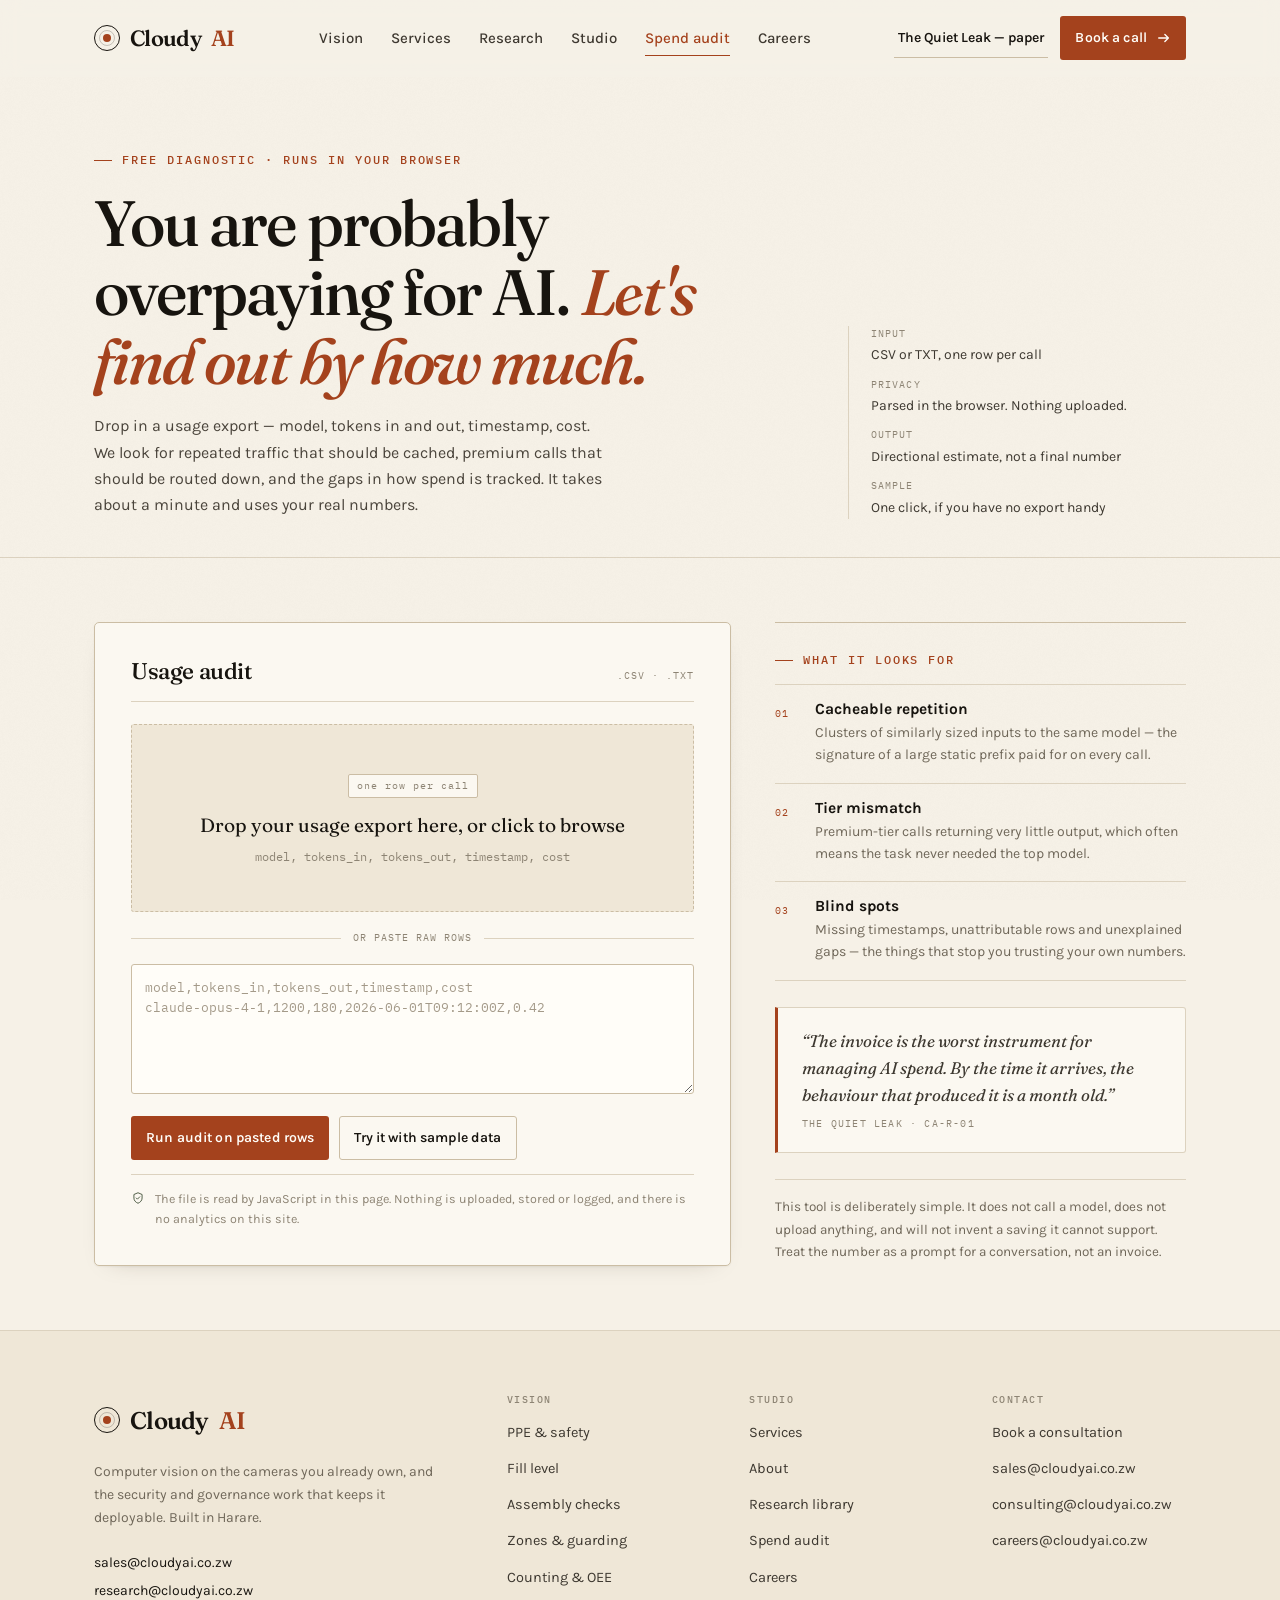
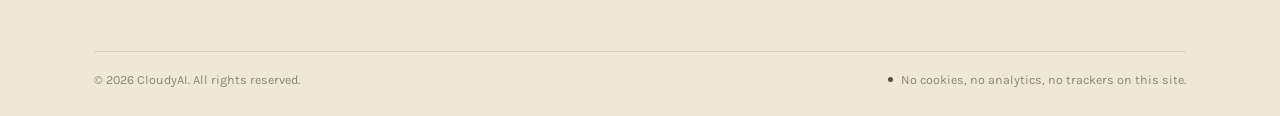
<file: leak-audit.html>
<!DOCTYPE html>
<html lang="en">
<head>
<meta charset="utf-8">
<meta name="viewport" content="width=device-width, initial-scale=1">
<title>AI spend audit — CloudyAI</title>
<meta name="description" content="Drop in an LLM usage export and get a directional read on cacheable repetition, tier mismatch and logging gaps. Runs entirely in your browser.">
<meta name="theme-color" content="#f6f1e7">
<meta property="og:title" content="AI spend audit — CloudyAI">
<meta property="og:description" content="Drop in an LLM usage export and get a directional read on cacheable repetition, tier mismatch and logging gaps. Runs entirely in your browser.">
<meta property="og:type" content="website">
<meta property="og:image" content="assets/img/card-ocr.webp">
<link rel="icon" href="data:image/svg+xml,%3Csvg xmlns='http://www.w3.org/2000/svg' viewBox='0 0 32 32'%3E%3Crect width='32' height='32' rx='6' fill='%2317140f'/%3E%3Ccircle cx='16' cy='16' r='8' fill='none' stroke='%23f6f1e7' stroke-width='1.6'/%3E%3Ccircle cx='16' cy='16' r='3' fill='%23a4421d'/%3E%3C/svg%3E">
<link rel="preconnect" href="https://fonts.googleapis.com">
<link rel="preconnect" href="https://fonts.gstatic.com" crossorigin>
<link href="https://fonts.googleapis.com/css2?family=Fraunces:ital,opsz,wght@0,9..144,400;0,9..144,500;0,9..144,600;1,9..144,400;1,9..144,500&family=Karla:wght@400;500;600;700&family=IBM+Plex+Mono:wght@400;500&display=swap" rel="stylesheet">
<link rel="stylesheet" href="assets/css/site.css">
</head>
<body>
<a class="skip-link" href="#main">Skip to content</a>

<header class="site-header" id="siteHeader">
  <div class="wrap nav">
    <a class="brand" href="index.html" aria-label="CloudyAI home">
      <span class="brand__mark" aria-hidden="true"></span>
      Cloudy<span class="brand__dot">AI</span>
    </a>
    <nav class="nav__links" aria-label="Primary">
      <a class="nav__link" href="index.html#vision">Vision</a>
      <a class="nav__link" href="index.html#services">Services</a>
      <a class="nav__link" href="research.html">Research</a>
      <a class="nav__link" href="index.html#studio">Studio</a>
      <a class="nav__link" href="leak-audit.html" aria-current="page">Spend audit</a>
      <a class="nav__link" href="careers.html">Careers</a>
    </nav>
    <div class="nav__right">
      <a class="nav__call" href="research.html">The Quiet Leak — paper</a>
      <a class="btn btn--sm" href="contact.html">
        Book a call
        <svg class="arrow" width="14" height="14" viewBox="0 0 16 16" fill="none" aria-hidden="true"><path d="M2 8h11M9 4l4 4-4 4" stroke="currentColor" stroke-width="1.6" stroke-linecap="round" stroke-linejoin="round"/></svg>
      </a>
      <button type="button" class="nav-toggle" id="navToggle" aria-expanded="false" aria-controls="mobileMenu" aria-label="Open menu">
        <svg width="20" height="20" viewBox="0 0 24 24" fill="none" aria-hidden="true"><path d="M3 6h18M3 12h18M3 18h18" stroke="currentColor" stroke-width="1.7" stroke-linecap="round"/></svg>
      </button>
    </div>
  </div>
</header>

<div class="mobile-menu" id="mobileMenu" aria-hidden="true">
  <div class="mobile-menu__top">
    <a class="brand" href="index.html"><span class="brand__mark" aria-hidden="true"></span>Cloudy<span class="brand__dot">AI</span></a>
    <button type="button" class="nav-toggle" id="menuClose" aria-label="Close menu">
      <svg width="20" height="20" viewBox="0 0 24 24" fill="none" aria-hidden="true"><path d="M6 6l12 12M18 6L6 18" stroke="currentColor" stroke-width="1.7" stroke-linecap="round"/></svg>
    </button>
  </div>
  <nav class="mobile-menu__links" aria-label="Mobile">
    <a class="mobile-menu__link" href="index.html#vision"><span>01</span> Computer vision</a>
    <a class="mobile-menu__link" href="index.html#services"><span>02</span> Services</a>
    <a class="mobile-menu__link" href="research.html"><span>03</span> Research</a>
    <a class="mobile-menu__link" href="index.html#studio"><span>04</span> Studio</a>
    <a class="mobile-menu__link" href="leak-audit.html"><span>05</span> Spend audit</a>
    <a class="mobile-menu__link" href="careers.html"><span>06</span> Careers</a>
    <a class="mobile-menu__link" href="contact.html"><span>07</span> Contact</a>
  </nav>
  <div class="mobile-menu__foot">
    <a class="btn btn--block" href="contact.html">Talk to us</a>
    <p>sales@cloudyai.co.zw · Harare, Zimbabwe</p>
  </div>
</div>

<main id="main">
  <section class="page-hero">
    <div class="wrap">
      <div class="page-hero__grid">
        <div>
          <p class="eyebrow">Free diagnostic · runs in your browser</p>
          <h1>You are probably overpaying for AI. <em>Let's find out by how much.</em></h1>
          <p class="page-hero__lead">
            Drop in a usage export — model, tokens in and out, timestamp, cost. We look for repeated
            traffic that should be cached, premium calls that should be routed down, and the gaps in how
            spend is tracked. It takes about a minute and uses your real numbers.
          </p>
        </div>
        <aside class="page-hero__side">
          <dl>
            <div><dt>Input</dt><dd>CSV or TXT, one row per call</dd></div>
            <div><dt>Privacy</dt><dd>Parsed in the browser. Nothing uploaded.</dd></div>
            <div><dt>Output</dt><dd>Directional estimate, not a final number</dd></div>
            <div><dt>Sample</dt><dd>One click, if you have no export handy</dd></div>
          </dl>
        </aside>
      </div>
    </div>
  </section>

  <section class="section section--tight">
    <div class="wrap">
      <div style="display: grid; grid-template-columns: minmax(0, 1.55fr) minmax(0, 1fr); gap: clamp(24px, 3.5vw, 44px); align-items: start" class="audit-layout">

        <div class="form-card">
          <!-- Upload stage -->
          <div class="audit-stage is-visible" id="uploadStage">
            <div class="form-card__head">
              <h2 class="form-card__title">Usage audit</h2>
              <span class="form-card__note">.CSV · .TXT</span>
            </div>

            <noscript>
              <p class="form-fine" style="margin: 0 0 16px">
                This audit runs entirely inside your browser and needs JavaScript. If you would rather not
                enable it, email the export to <a class="inline-link" href="mailto:consulting@cloudyai.co.zw">consulting@cloudyai.co.zw</a>
                and we will run the same analysis by hand.
              </p>
            </noscript>

            <div class="audit-drop" id="dropZone" tabindex="0" role="button" aria-label="Choose a usage export file">
              <input type="file" id="fileInput" accept=".csv,.txt,text/csv,text/plain" class="sr-only">
              <span class="audit-drop__tag">one row per call</span>
              <p class="audit-drop__title" id="dropTitle">Drop your usage export here, or click to browse</p>
              <p class="audit-drop__sub">model, tokens_in, tokens_out, timestamp, cost</p>
            </div>

            <div class="audit-or">or paste raw rows</div>

            <label for="pasteArea" class="sr-only">Paste CSV rows</label>
            <textarea class="textarea" id="pasteArea" rows="5" style="font-family: var(--mono); font-size: 12.5px" placeholder="model,tokens_in,tokens_out,timestamp,cost&#10;claude-opus-4-1,1200,180,2026-06-01T09:12:00Z,0.42"></textarea>

            <div class="audit-actions">
              <button class="btn btn--sm" id="runPaste" type="button">Run audit on pasted rows</button>
              <button class="btn btn--sm" id="runSample" type="button" style="--btn-bg: transparent; --btn-fg: var(--ink); border-color: var(--line-2)">Try it with sample data</button>
            </div>

            <div class="audit-error" id="auditError" role="alert"></div>

            <div class="privacy-note">
              <svg width="14" height="14" viewBox="0 0 24 24" fill="none" aria-hidden="true"><path d="M12 3l7 3v6c0 4.4-3 7.4-7 9-4-1.6-7-4.6-7-9V6l7-3z" stroke="currentColor" stroke-width="1.6" stroke-linejoin="round"/><path d="M9 12l2 2 4-4" stroke="currentColor" stroke-width="1.6" stroke-linecap="round" stroke-linejoin="round"/></svg>
              <span>The file is read by JavaScript in this page. Nothing is uploaded, stored or logged, and there is no analytics on this site.</span>
            </div>
          </div>

          <!-- Analysing stage -->
          <div class="audit-stage" id="analyzingStage">
            <div class="audit-scanning">
              <p class="audit-scanning__label" id="analyzingLabel">Scanning usage</p>
              <p class="audit-scanning__sub">Clustering repeated traffic, checking model-tier fit, tracing what the export can and cannot prove.</p>
            </div>
          </div>

          <!-- Results stage -->
          <div class="audit-stage" id="resultsStage">
            <div style="display: flex; justify-content: space-between; align-items: center; gap: 12px; flex-wrap: wrap; margin-bottom: 18px">
              <p class="eyebrow" style="margin: 0">Result</p>
              <button class="btn btn--sm" id="resetAudit" type="button" style="--btn-bg: transparent; --btn-fg: var(--muted); border-color: var(--line-2)">Run another</button>
            </div>

            <div class="audit-notice" id="lowConfidence"></div>
            <div class="audit-notice audit-notice--warn" id="missingCols"></div>

            <div class="audit-headline">
              <p class="audit-headline__label">Estimated recoverable spend</p>
              <p class="audit-headline__value" id="headlineValue">$0</p>
              <p class="audit-headline__sub" id="headlineSub"></p>
            </div>

            <div class="audit-section">
              <p class="audit-section__eyebrow">01 — where the money went</p>
              <h2>Spend by model</h2>
              <div id="modelBreakdown"></div>
            </div>

            <div class="audit-section">
              <p class="audit-section__eyebrow">02 — repeated traffic</p>
              <h2>Caching opportunity</h2>
              <div id="cachingFindings"></div>
            </div>

            <div class="audit-section">
              <p class="audit-section__eyebrow">03 — model-tier fit</p>
              <h2>Routing opportunity</h2>
              <div id="routingFindings"></div>
            </div>

            <div class="audit-section">
              <p class="audit-section__eyebrow">04 — what this export can prove</p>
              <h2>Logging and governance</h2>
              <div id="governanceChecks"></div>
            </div>

            <div class="audit-closing">
              This is a one-time read of a single export. It shows the shape of the leak, not a final number.
              Continuous routing, caching and logging turn it from a finding into a fixed number every month.
              If this looks like real spend worth recovering, <a class="inline-link" href="contact.html">book a consultation</a>
              and we will implement the fix. The method is written up in
              <a class="inline-link" href="assets/research/quiet-leak-ai-spend.pdf" download>The Quiet Leak (PDF)</a>.
            </div>
          </div>
        </div>

        <aside>
          <div style="border-top: 1px solid var(--line-2); padding-top: 18px">
            <p class="eyebrow">What it looks for</p>
            <div class="principles" style="margin-top: 14px">
              <div class="principle">
                <span class="principle__n">01</span>
                <div>
                  <h3>Cacheable repetition</h3>
                  <p>Clusters of similarly sized inputs to the same model — the signature of a large static prefix paid for on every call.</p>
                </div>
              </div>
              <div class="principle">
                <span class="principle__n">02</span>
                <div>
                  <h3>Tier mismatch</h3>
                  <p>Premium-tier calls returning very little output, which often means the task never needed the top model.</p>
                </div>
              </div>
              <div class="principle">
                <span class="principle__n">03</span>
                <div>
                  <h3>Blind spots</h3>
                  <p>Missing timestamps, unattributable rows and unexplained gaps — the things that stop you trusting your own numbers.</p>
                </div>
              </div>
            </div>
          </div>

          <div class="field-note" style="margin-top: 26px">
            <p>“The invoice is the worst instrument for managing AI spend. By the time it arrives, the behaviour that produced it is a month old.”</p>
            <cite>The Quiet Leak · CA-R-01</cite>
          </div>

          <div style="margin-top: 26px; border-top: 1px solid var(--line); padding-top: 16px">
            <p style="font-size: 13.5px; color: var(--muted)">
              This tool is deliberately simple. It does not call a model, does not upload anything, and will
              not invent a saving it cannot support. Treat the number as a prompt for a conversation, not an
              invoice.
            </p>
          </div>
        </aside>
      </div>
    </div>
  </section>
</main>

<footer class="site-footer">
  <div class="wrap">
    <div class="footer-grid">
      <div class="footer-brand">
        <a class="brand" href="index.html"><span class="brand__mark" aria-hidden="true"></span>Cloudy<span class="brand__dot">AI</span></a>
        <p class="footer__blurb">Computer vision on the cameras you already own, and the security and governance work that keeps it deployable. Built in Harare.</p>
        <div class="footer-contact">
          <a href="mailto:sales@cloudyai.co.zw">sales@cloudyai.co.zw</a>
          <a href="mailto:research@cloudyai.co.zw">research@cloudyai.co.zw</a>
        </div>
      </div>
      <div class="footer-col">
        <h3>Vision</h3>
        <ul>
          <li><a href="index.html#vision">PPE &amp; safety</a></li>
          <li><a href="index.html#vision">Fill level</a></li>
          <li><a href="index.html#vision">Assembly checks</a></li>
          <li><a href="index.html#vision">Zones &amp; guarding</a></li>
          <li><a href="index.html#vision">Counting &amp; OEE</a></li>
        </ul>
      </div>
      <div class="footer-col">
        <h3>Studio</h3>
        <ul>
          <li><a href="index.html#services">Services</a></li>
          <li><a href="index.html#studio">About</a></li>
          <li><a href="research.html">Research library</a></li>
          <li><a href="leak-audit.html">Spend audit</a></li>
          <li><a href="careers.html">Careers</a></li>
        </ul>
      </div>
      <div class="footer-col">
        <h3>Contact</h3>
        <ul>
          <li><a href="contact.html">Book a consultation</a></li>
          <li><a href="mailto:sales@cloudyai.co.zw">sales@cloudyai.co.zw</a></li>
          <li><a href="mailto:consulting@cloudyai.co.zw">consulting@cloudyai.co.zw</a></li>
          <li><a href="mailto:careers@cloudyai.co.zw">careers@cloudyai.co.zw</a></li>
        </ul>
      </div>
    </div>
    <div class="footer-bottom">
      <p>© <span id="year">2026</span> CloudyAI. All rights reserved.</p>
      <p class="fine">No cookies, no analytics, no trackers on this site.</p>
    </div>
  </div>
</footer>

<script src="assets/js/audit.js" defer></script>
<script src="assets/js/site.js" defer></script>
</body>
</html>
</file>
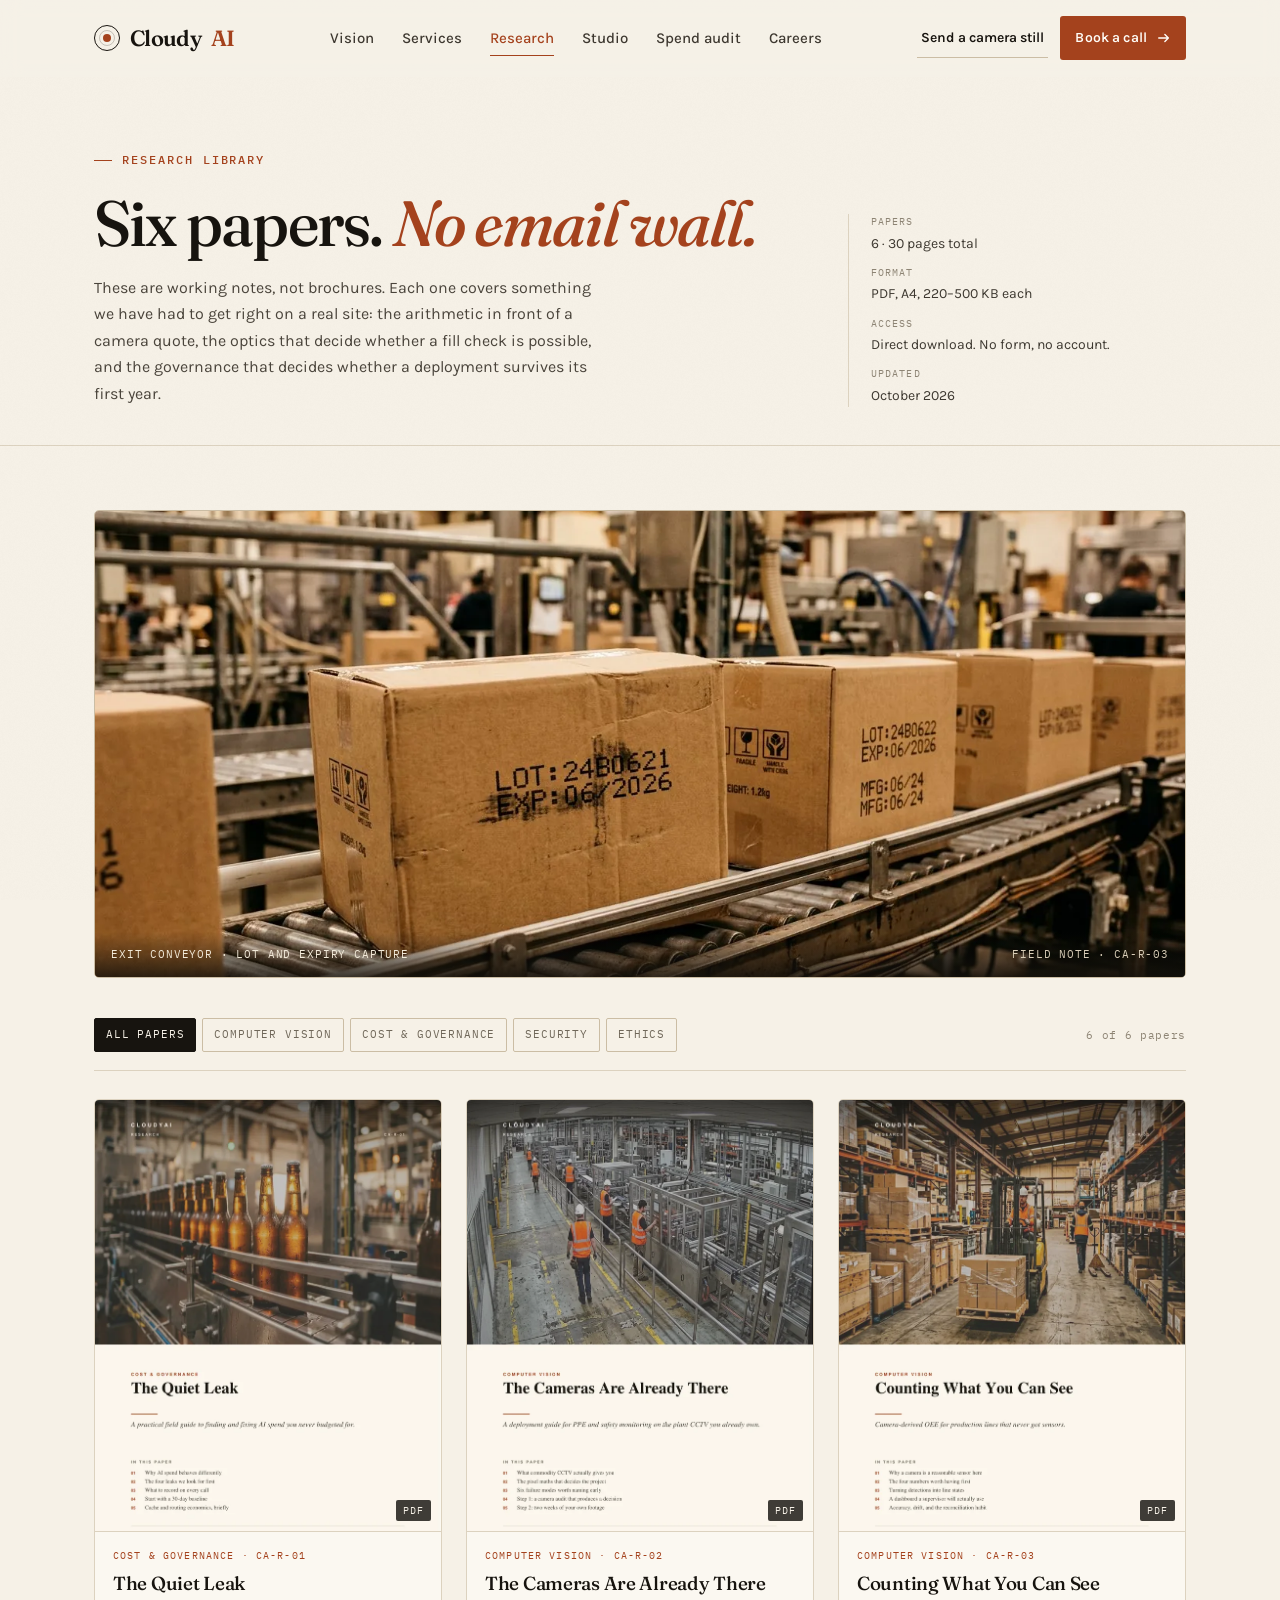
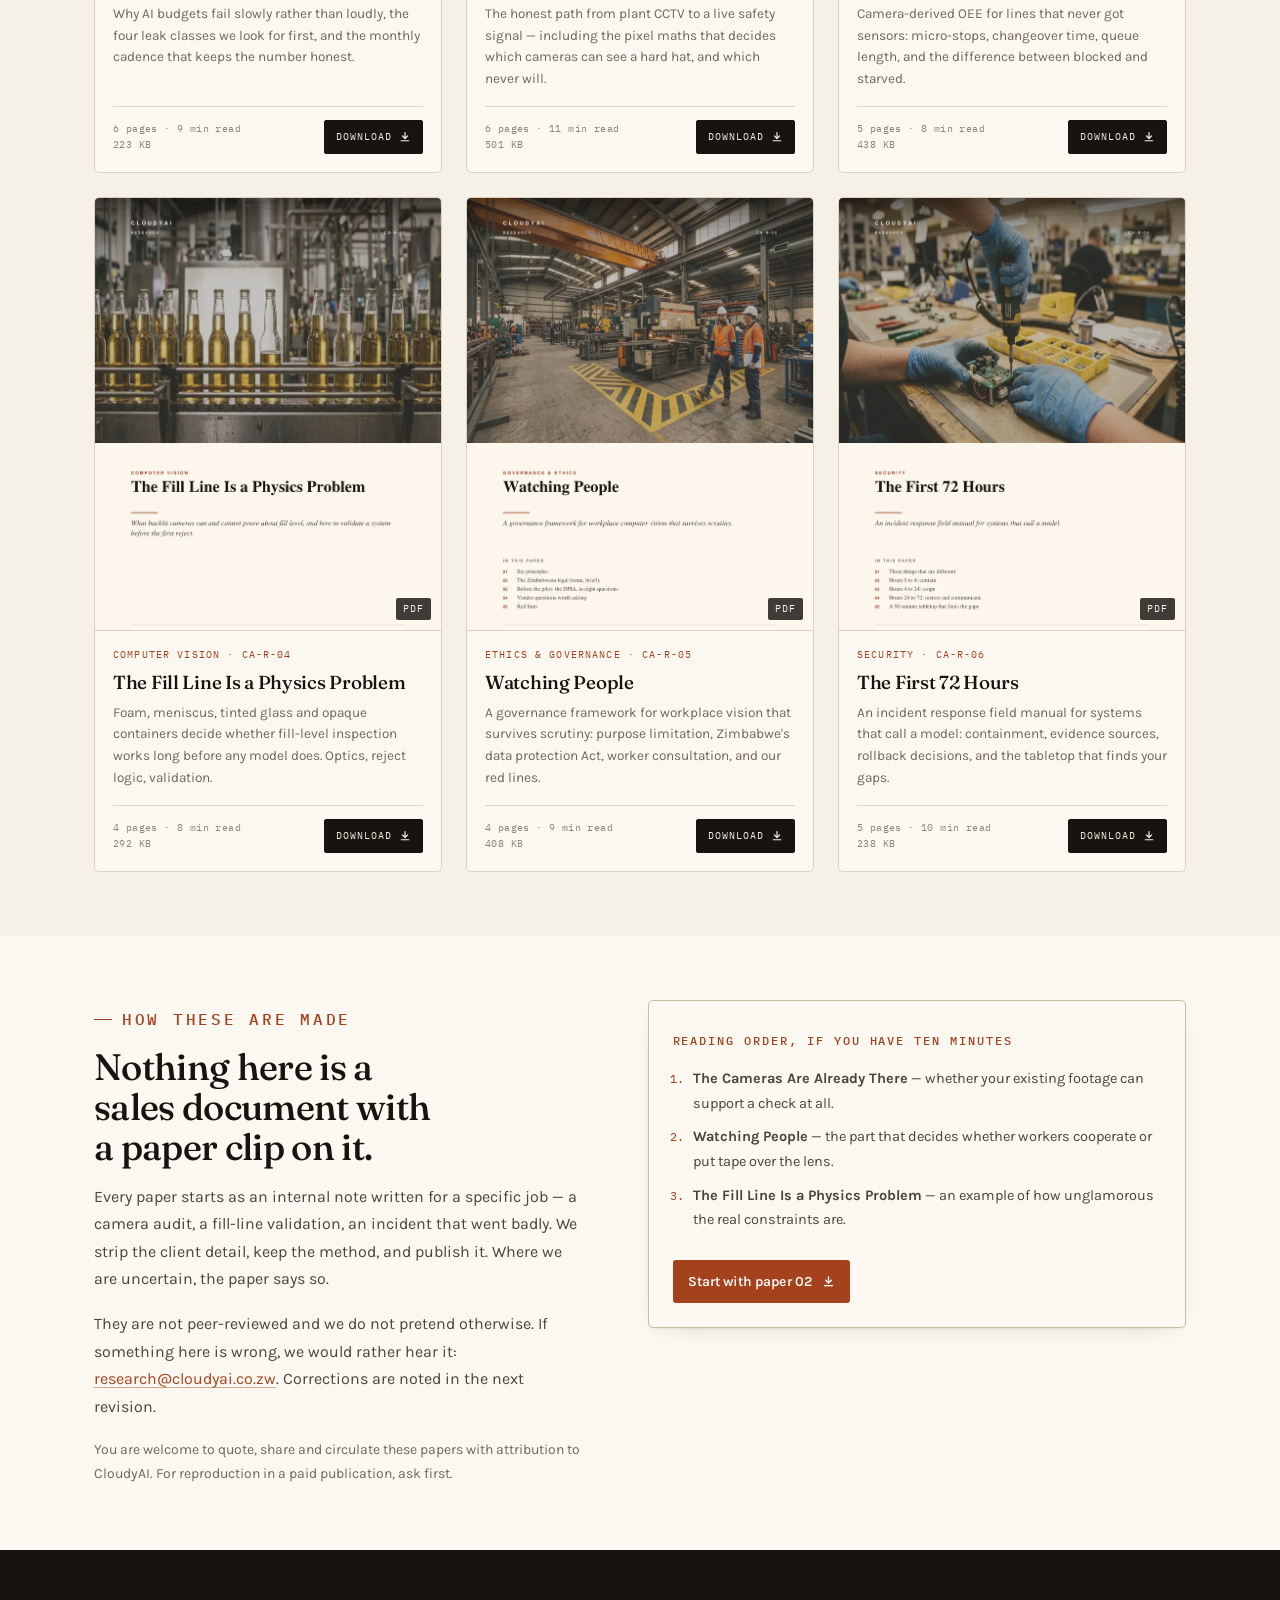
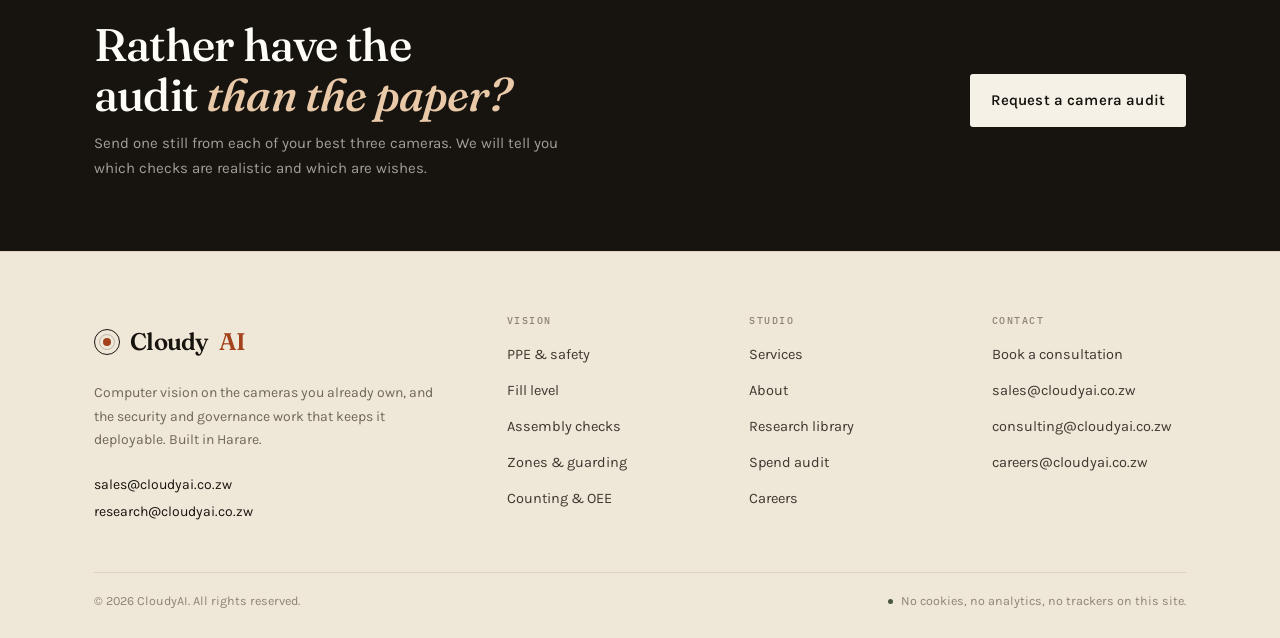
<file: research.html>
<!DOCTYPE html>
<html lang="en">
<head>
<meta charset="utf-8">
<meta name="viewport" content="width=device-width, initial-scale=1">
<title>Research library — CloudyAI</title>
<meta name="description" content="Six free research papers on computer vision in plants, AI cost governance, incident response and workplace vision ethics. PDF, no email gate.">
<meta name="theme-color" content="#f6f1e7">
<meta property="og:title" content="Research library — CloudyAI">
<meta property="og:description" content="Six free papers on computer vision in plants, AI cost governance, incident response and workplace vision ethics. Direct PDF download, no email wall.">
<meta property="og:type" content="website">
<meta property="og:image" content="assets/research/covers/ppe-existing-cameras.webp">
<link rel="icon" href="data:image/svg+xml,%3Csvg xmlns='http://www.w3.org/2000/svg' viewBox='0 0 32 32'%3E%3Crect width='32' height='32' rx='6' fill='%2317140f'/%3E%3Ccircle cx='16' cy='16' r='8' fill='none' stroke='%23f6f1e7' stroke-width='1.6'/%3E%3Ccircle cx='16' cy='16' r='3' fill='%23a4421d'/%3E%3C/svg%3E">
<link rel="preconnect" href="https://fonts.googleapis.com">
<link rel="preconnect" href="https://fonts.gstatic.com" crossorigin>
<link href="https://fonts.googleapis.com/css2?family=Fraunces:ital,opsz,wght@0,9..144,400;0,9..144,500;0,9..144,600;1,9..144,400;1,9..144,500&family=Karla:wght@400;500;600;700&family=IBM+Plex+Mono:wght@400;500&display=swap" rel="stylesheet">
<link rel="stylesheet" href="assets/css/site.css">
</head>
<body>
<a class="skip-link" href="#main">Skip to content</a>

<header class="site-header" id="siteHeader">
  <div class="wrap nav">
    <a class="brand" href="index.html" aria-label="CloudyAI home">
      <span class="brand__mark" aria-hidden="true"></span>
      Cloudy<span class="brand__dot">AI</span>
    </a>
    <nav class="nav__links" aria-label="Primary">
      <a class="nav__link" href="index.html#vision">Vision</a>
      <a class="nav__link" href="index.html#services">Services</a>
      <a class="nav__link" href="research.html" aria-current="page">Research</a>
      <a class="nav__link" href="index.html#studio">Studio</a>
      <a class="nav__link" href="leak-audit.html">Spend audit</a>
      <a class="nav__link" href="careers.html">Careers</a>
    </nav>
    <div class="nav__right">
      <a class="nav__call" href="contact.html">Send a camera still</a>
      <a class="btn btn--sm" href="contact.html">
        Book a call
        <svg class="arrow" width="14" height="14" viewBox="0 0 16 16" fill="none" aria-hidden="true"><path d="M2 8h11M9 4l4 4-4 4" stroke="currentColor" stroke-width="1.6" stroke-linecap="round" stroke-linejoin="round"/></svg>
      </a>
      <button type="button" class="nav-toggle" id="navToggle" aria-expanded="false" aria-controls="mobileMenu" aria-label="Open menu">
        <svg width="20" height="20" viewBox="0 0 24 24" fill="none" aria-hidden="true"><path d="M3 6h18M3 12h18M3 18h18" stroke="currentColor" stroke-width="1.7" stroke-linecap="round"/></svg>
      </button>
    </div>
  </div>
</header>

<div class="mobile-menu" id="mobileMenu" aria-hidden="true">
  <div class="mobile-menu__top">
    <a class="brand" href="index.html"><span class="brand__mark" aria-hidden="true"></span>Cloudy<span class="brand__dot">AI</span></a>
    <button type="button" class="nav-toggle" id="menuClose" aria-label="Close menu">
      <svg width="20" height="20" viewBox="0 0 24 24" fill="none" aria-hidden="true"><path d="M6 6l12 12M18 6L6 18" stroke="currentColor" stroke-width="1.7" stroke-linecap="round"/></svg>
    </button>
  </div>
  <nav class="mobile-menu__links" aria-label="Mobile">
    <a class="mobile-menu__link" href="index.html#vision"><span>01</span> Computer vision</a>
    <a class="mobile-menu__link" href="index.html#services"><span>02</span> Services</a>
    <a class="mobile-menu__link" href="research.html"><span>03</span> Research</a>
    <a class="mobile-menu__link" href="index.html#studio"><span>04</span> Studio</a>
    <a class="mobile-menu__link" href="leak-audit.html"><span>05</span> Spend audit</a>
    <a class="mobile-menu__link" href="careers.html"><span>06</span> Careers</a>
    <a class="mobile-menu__link" href="contact.html"><span>07</span> Contact</a>
  </nav>
  <div class="mobile-menu__foot">
    <a class="btn btn--block" href="contact.html">Send us a camera still</a>
    <p>sales@cloudyai.co.zw · Harare, Zimbabwe</p>
  </div>
</div>

<main id="main">

  <section class="page-hero">
    <div class="wrap">
      <div class="page-hero__grid">
        <div>
          <p class="eyebrow">Research library</p>
          <h1>Six papers. <em>No email wall.</em></h1>
          <p class="page-hero__lead">
            These are working notes, not brochures. Each one covers something we have had to get right
            on a real site: the arithmetic in front of a camera quote, the optics that decide whether a
            fill check is possible, and the governance that decides whether a deployment survives its
            first year.
          </p>
        </div>
        <aside class="page-hero__side">
          <dl>
            <div><dt>Papers</dt><dd>6 · 30 pages total</dd></div>
            <div><dt>Format</dt><dd>PDF, A4, 220–500 KB each</dd></div>
            <div><dt>Access</dt><dd>Direct download. No form, no account.</dd></div>
            <div><dt>Updated</dt><dd>October 2026</dd></div>
          </dl>
        </aside>
      </div>
    </div>
  </section>

  <section class="section section--tight">
    <div class="wrap">
      <figure class="photo-band">
        <img src="assets/img/card-ocr.webp" width="1408" height="768"
             srcset="assets/img/card-ocr-sm.webp 760w, assets/img/card-ocr.webp 1408w"
             sizes="(max-width: 1180px) 92vw, 1090px" loading="lazy" decoding="async"
             alt="Cartons moving along a roller conveyor, each printed with a lot number and expiry date.">
        <figcaption class="photo-band__caption">
          <span>Exit conveyor · lot and expiry capture</span>
          <span>field note · CA-R-03</span>
        </figcaption>
      </figure>

      <div class="research-tools">
        <div class="filters" role="group" aria-label="Filter papers by topic">
          <button type="button" class="filter" aria-pressed="true" data-filter="all">All papers</button>
          <button type="button" class="filter" aria-pressed="false" data-filter="vision">Computer vision</button>
          <button type="button" class="filter" aria-pressed="false" data-filter="cost">Cost &amp; governance</button>
          <button type="button" class="filter" aria-pressed="false" data-filter="security">Security</button>
          <button type="button" class="filter" aria-pressed="false" data-filter="governance">Ethics</button>
        </div>
        <p class="research-count" id="paperCount">6 of 6 papers</p>
      </div>

      <div class="papers">
        <article class="paper" data-cat="cost">
          <a class="paper__cover" href="assets/research/quiet-leak-ai-spend.pdf" download>
            <img src="assets/research/covers/quiet-leak-ai-spend.webp" width="707" height="1000" loading="lazy" decoding="async" alt="Cover of the paper The Quiet Leak">
            <span class="paper__format">PDF</span>
          </a>
          <div class="paper__body">
            <p class="paper__cat">Cost &amp; governance · CA-R-01</p>
            <h3 class="paper__title">The Quiet Leak</h3>
            <p class="paper__desc">Why AI budgets fail slowly rather than loudly, the four leak classes we look for first, and the monthly cadence that keeps the number honest.</p>
            <div class="paper__meta">
              <span class="paper__specs">6 pages · 9 min read<br>223 KB</span>
              <a class="dl" href="assets/research/quiet-leak-ai-spend.pdf" download>
                Download
                <svg width="12" height="12" viewBox="0 0 16 16" fill="none" aria-hidden="true"><path d="M8 2v8m0 0L4.5 6.5M8 10l3.5-3.5M3 13h10" stroke="currentColor" stroke-width="1.6" stroke-linecap="round" stroke-linejoin="round"/></svg>
              </a>
            </div>
          </div>
        </article>

        <article class="paper" data-cat="vision">
          <a class="paper__cover" href="assets/research/ppe-existing-cameras.pdf" download>
            <img src="assets/research/covers/ppe-existing-cameras.webp" width="707" height="1000" loading="lazy" decoding="async" alt="Cover of the paper The Cameras Are Already There">
            <span class="paper__format">PDF</span>
          </a>
          <div class="paper__body">
            <p class="paper__cat">Computer vision · CA-R-02</p>
            <h3 class="paper__title">The Cameras Are Already There</h3>
            <p class="paper__desc">The honest path from plant CCTV to a live safety signal — including the pixel maths that decides which cameras can see a hard hat, and which never will.</p>
            <div class="paper__meta">
              <span class="paper__specs">6 pages · 11 min read<br>501 KB</span>
              <a class="dl" href="assets/research/ppe-existing-cameras.pdf" download>
                Download
                <svg width="12" height="12" viewBox="0 0 16 16" fill="none" aria-hidden="true"><path d="M8 2v8m0 0L4.5 6.5M8 10l3.5-3.5M3 13h10" stroke="currentColor" stroke-width="1.6" stroke-linecap="round" stroke-linejoin="round"/></svg>
              </a>
            </div>
          </div>
        </article>

        <article class="paper" data-cat="vision">
          <a class="paper__cover" href="assets/research/counting-what-you-can-see.pdf" download>
            <img src="assets/research/covers/counting-what-you-can-see.webp" width="707" height="1000" loading="lazy" decoding="async" alt="Cover of the paper Counting What You Can See">
            <span class="paper__format">PDF</span>
          </a>
          <div class="paper__body">
            <p class="paper__cat">Computer vision · CA-R-03</p>
            <h3 class="paper__title">Counting What You Can See</h3>
            <p class="paper__desc">Camera-derived OEE for lines that never got sensors: micro-stops, changeover time, queue length, and the difference between blocked and starved.</p>
            <div class="paper__meta">
              <span class="paper__specs">5 pages · 8 min read<br>438 KB</span>
              <a class="dl" href="assets/research/counting-what-you-can-see.pdf" download>
                Download
                <svg width="12" height="12" viewBox="0 0 16 16" fill="none" aria-hidden="true"><path d="M8 2v8m0 0L4.5 6.5M8 10l3.5-3.5M3 13h10" stroke="currentColor" stroke-width="1.6" stroke-linecap="round" stroke-linejoin="round"/></svg>
              </a>
            </div>
          </div>
        </article>

        <article class="paper" data-cat="vision">
          <a class="paper__cover" href="assets/research/fill-level-inspection.pdf" download>
            <img src="assets/research/covers/fill-level-inspection.webp" width="707" height="1000" loading="lazy" decoding="async" alt="Cover of the paper The Fill Line Is a Physics Problem">
            <span class="paper__format">PDF</span>
          </a>
          <div class="paper__body">
            <p class="paper__cat">Computer vision · CA-R-04</p>
            <h3 class="paper__title">The Fill Line Is a Physics Problem</h3>
            <p class="paper__desc">Foam, meniscus, tinted glass and opaque containers decide whether fill-level inspection works long before any model does. Optics, reject logic, validation.</p>
            <div class="paper__meta">
              <span class="paper__specs">4 pages · 8 min read<br>292 KB</span>
              <a class="dl" href="assets/research/fill-level-inspection.pdf" download>
                Download
                <svg width="12" height="12" viewBox="0 0 16 16" fill="none" aria-hidden="true"><path d="M8 2v8m0 0L4.5 6.5M8 10l3.5-3.5M3 13h10" stroke="currentColor" stroke-width="1.6" stroke-linecap="round" stroke-linejoin="round"/></svg>
              </a>
            </div>
          </div>
        </article>

        <article class="paper" data-cat="governance">
          <a class="paper__cover" href="assets/research/watching-people.pdf" download>
            <img src="assets/research/covers/watching-people.webp" width="707" height="1000" loading="lazy" decoding="async" alt="Cover of the paper Watching People">
            <span class="paper__format">PDF</span>
          </a>
          <div class="paper__body">
            <p class="paper__cat">Ethics &amp; governance · CA-R-05</p>
            <h3 class="paper__title">Watching People</h3>
            <p class="paper__desc">A governance framework for workplace vision that survives scrutiny: purpose limitation, Zimbabwe's data protection Act, worker consultation, and our red lines.</p>
            <div class="paper__meta">
              <span class="paper__specs">4 pages · 9 min read<br>408 KB</span>
              <a class="dl" href="assets/research/watching-people.pdf" download>
                Download
                <svg width="12" height="12" viewBox="0 0 16 16" fill="none" aria-hidden="true"><path d="M8 2v8m0 0L4.5 6.5M8 10l3.5-3.5M3 13h10" stroke="currentColor" stroke-width="1.6" stroke-linecap="round" stroke-linejoin="round"/></svg>
              </a>
            </div>
          </div>
        </article>

        <article class="paper" data-cat="security">
          <a class="paper__cover" href="assets/research/first-72-hours.pdf" download>
            <img src="assets/research/covers/first-72-hours.webp" width="707" height="1000" loading="lazy" decoding="async" alt="Cover of the paper The First 72 Hours">
            <span class="paper__format">PDF</span>
          </a>
          <div class="paper__body">
            <p class="paper__cat">Security · CA-R-06</p>
            <h3 class="paper__title">The First 72 Hours</h3>
            <p class="paper__desc">An incident response field manual for systems that call a model: containment, evidence sources, rollback decisions, and the tabletop that finds your gaps.</p>
            <div class="paper__meta">
              <span class="paper__specs">5 pages · 10 min read<br>238 KB</span>
              <a class="dl" href="assets/research/first-72-hours.pdf" download>
                Download
                <svg width="12" height="12" viewBox="0 0 16 16" fill="none" aria-hidden="true"><path d="M8 2v8m0 0L4.5 6.5M8 10l3.5-3.5M3 13h10" stroke="currentColor" stroke-width="1.6" stroke-linecap="round" stroke-linejoin="round"/></svg>
              </a>
            </div>
          </div>
        </article>
      </div>
    </div>
  </section>

  <section class="section section--tight section--paper2">
    <div class="wrap">
      <div class="about">
        <div class="about__body">
          <p class="eyebrow">How these are made</p>
          <h2 style="font-size: clamp(1.7rem, 3vw, 2.3rem); margin: 14px 0 16px">Nothing here is a sales document with a paper clip on it.</h2>
          <p>
            Every paper starts as an internal note written for a specific job — a camera audit, a fill-line
            validation, an incident that went badly. We strip the client detail, keep the method, and publish
            it. Where we are uncertain, the paper says so.
          </p>
          <p>
            They are not peer-reviewed and we do not pretend otherwise. If something here is wrong, we would
            rather hear it: <a class="inline-link" href="mailto:research@cloudyai.co.zw">research@cloudyai.co.zw</a>.
            Corrections are noted in the next revision.
          </p>
          <p style="font-size: 14px; color: var(--muted)">
            You are welcome to quote, share and circulate these papers with attribution to CloudyAI.
            For reproduction in a paid publication, ask first.
          </p>
        </div>
        <div>
          <div class="form-card" style="padding: 24px">
            <p class="eyebrow eyebrow--plain">Reading order, if you have ten minutes</p>
            <ol class="numbered-list" style="margin: 14px 0 0; padding-left: 18px; font-size: 14.5px; line-height: 1.7">
              <li><strong>The Cameras Are Already There</strong> — whether your existing footage can support a check at all.</li>
              <li><strong>Watching People</strong> — the part that decides whether workers cooperate or put tape over the lens.</li>
              <li><strong>The Fill Line Is a Physics Problem</strong> — an example of how unglamorous the real constraints are.</li>
            </ol>
            <a class="btn btn--sm" style="margin-top: 18px" href="assets/research/ppe-existing-cameras.pdf" download>
              Start with paper 02
              <svg width="13" height="13" viewBox="0 0 16 16" fill="none" aria-hidden="true"><path d="M8 2v8m0 0L4.5 6.5M8 10l3.5-3.5M3 13h10" stroke="currentColor" stroke-width="1.6" stroke-linecap="round" stroke-linejoin="round"/></svg>
            </a>
          </div>
        </div>
      </div>
    </div>
  </section>

  <section class="cta-band">
    <div class="wrap cta-band__inner">
      <div>
        <h2>Rather have the audit <em>than the paper?</em></h2>
        <p>Send one still from each of your best three cameras. We will tell you which checks are realistic and which are wishes.</p>
      </div>
      <div class="cta-band__actions">
        <a class="btn" href="contact.html">Request a camera audit</a>
      </div>
    </div>
  </section>
</main>

<footer class="site-footer">
  <div class="wrap">
    <div class="footer-grid">
      <div class="footer-brand">
        <a class="brand" href="index.html"><span class="brand__mark" aria-hidden="true"></span>Cloudy<span class="brand__dot">AI</span></a>
        <p class="footer__blurb">Computer vision on the cameras you already own, and the security and governance work that keeps it deployable. Built in Harare.</p>
        <div class="footer-contact">
          <a href="mailto:sales@cloudyai.co.zw">sales@cloudyai.co.zw</a>
          <a href="mailto:research@cloudyai.co.zw">research@cloudyai.co.zw</a>
        </div>
      </div>
      <div class="footer-col">
        <h3>Vision</h3>
        <ul>
          <li><a href="index.html#vision">PPE &amp; safety</a></li>
          <li><a href="index.html#vision">Fill level</a></li>
          <li><a href="index.html#vision">Assembly checks</a></li>
          <li><a href="index.html#vision">Zones &amp; guarding</a></li>
          <li><a href="index.html#vision">Counting &amp; OEE</a></li>
        </ul>
      </div>
      <div class="footer-col">
        <h3>Studio</h3>
        <ul>
          <li><a href="index.html#services">Services</a></li>
          <li><a href="index.html#studio">About</a></li>
          <li><a href="research.html">Research library</a></li>
          <li><a href="leak-audit.html">Spend audit</a></li>
          <li><a href="careers.html">Careers</a></li>
        </ul>
      </div>
      <div class="footer-col">
        <h3>Contact</h3>
        <ul>
          <li><a href="contact.html">Book a consultation</a></li>
          <li><a href="mailto:sales@cloudyai.co.zw">sales@cloudyai.co.zw</a></li>
          <li><a href="mailto:consulting@cloudyai.co.zw">consulting@cloudyai.co.zw</a></li>
          <li><a href="mailto:careers@cloudyai.co.zw">careers@cloudyai.co.zw</a></li>
        </ul>
      </div>
    </div>
    <div class="footer-bottom">
      <p>© <span id="year">2026</span> CloudyAI. All rights reserved.</p>
      <p class="fine">No cookies, no analytics, no trackers on this site.</p>
    </div>
  </div>
</footer>

<script src="assets/js/site.js" defer></script>
</body>
</html>
</file>
<file: assets/css/site.css>
/* ==========================================================================
   CloudyAI — site stylesheet
   Warm paper, clay ink, serif display. Written to feel printed rather than
   generated: hairline rules, small-caps labels, photographs used at size.
   ========================================================================== */

/* --------------------------------------------------------------------------
   1. Tokens
   -------------------------------------------------------------------------- */
:root {
  --paper:      #f6f1e7;
  --paper-2:    #fbf8f1;
  --paper-3:    #efe7d7;
  --paper-4:    #e7dcc7;
  --ink:        #17140f;
  --ink-2:      #3d3830;
  --body:       #4a443b;
  --muted:      #6f6759;
  --faint:      #8d8474;
  --line:       #dcd2bf;
  --line-2:     #cbbda4;
  --clay:       #a4421d;
  --clay-2:     #833114;
  --clay-soft:  #f3e3d9;
  --olive:      #48573f;
  --olive-soft: #e5e8dc;
  --gold:       #b3873a;
  --white:      #fffdf8;

  --serif: "Fraunces", "Iowan Old Style", "Palatino Linotype", Georgia, serif;
  --sans: "Karla", "Helvetica Neue", Arial, sans-serif;
  --mono: "IBM Plex Mono", "SFMono-Regular", Consolas, monospace;

  --wrap: 1180px;
  --wrap-wide: 1320px;
  --gutter: clamp(20px, 4vw, 44px);

  --r-sm: 3px;
  --r-md: 5px;
  --r-lg: 10px;

  --shadow-1: 0 1px 2px rgba(42, 32, 18, .05), 0 8px 24px -18px rgba(42, 32, 18, .35);
  --shadow-2: 0 2px 4px rgba(42, 32, 18, .06), 0 22px 48px -28px rgba(42, 32, 18, .45);

  --ease: cubic-bezier(.2, .7, .2, 1);
}

/* --------------------------------------------------------------------------
   2. Reset & base
   -------------------------------------------------------------------------- */
*, *::before, *::after { box-sizing: border-box; }

html {
  -webkit-text-size-adjust: 100%;
  scroll-behavior: smooth;
  scroll-padding-top: 104px;
}

body {
  margin: 0;
  background-color: var(--paper);
  color: var(--body);
  font-family: var(--sans);
  font-size: 17px;
  line-height: 1.65;
  font-weight: 400;
  -webkit-font-smoothing: antialiased;
  text-rendering: optimizeLegibility;
  overflow-x: hidden;
}

/* faint paper grain — one small inline SVG, no requests */
body::before {
  content: "";
  position: fixed;
  inset: 0;
  z-index: 0;
  pointer-events: none;
  opacity: .5;
  background-image: url("data:image/svg+xml,%3Csvg xmlns='http://www.w3.org/2000/svg' width='180' height='180'%3E%3Cfilter id='n'%3E%3CfeTurbulence type='fractalNoise' baseFrequency='.82' numOctaves='3' stitchTiles='stitch'/%3E%3CfeColorMatrix type='saturate' values='0'/%3E%3C/filter%3E%3Crect width='180' height='180' filter='url(%23n)' opacity='.055'/%3E%3C/svg%3E");
}

img, svg, video { max-width: 100%; display: block; }
img { height: auto; }

a { color: inherit; text-decoration: none; }
a.inline-link {
  color: var(--clay);
  text-decoration: underline;
  text-decoration-thickness: 1px;
  text-underline-offset: 3px;
  text-decoration-color: color-mix(in srgb, var(--clay) 45%, transparent);
  transition: text-decoration-color .2s;
}
a.inline-link:hover { text-decoration-color: var(--clay); }

button { font: inherit; color: inherit; }

h1, h2, h3, h4, h5 {
  font-family: var(--serif);
  font-weight: 500;
  color: var(--ink);
  letter-spacing: -0.018em;
  line-height: 1.08;
  margin: 0;
  text-wrap: balance;
}

p { margin: 0 0 1.1em; }
p:last-child { margin-bottom: 0; }

ul, ol { margin: 0 0 1.1em; padding-left: 1.15em; }
li { margin-bottom: .4em; }

::selection { background: var(--clay); color: var(--white); }

:focus-visible {
  outline: 2px solid var(--clay);
  outline-offset: 3px;
  border-radius: 2px;
}

.skip-link {
  position: absolute;
  left: 16px;
  top: -60px;
  z-index: 200;
  background: var(--ink);
  color: var(--white);
  padding: 10px 16px;
  border-radius: var(--r-sm);
  font-size: 14px;
  transition: top .18s var(--ease);
}
.skip-link:focus { top: 16px; }

.sr-only {
  position: absolute;
  width: 1px; height: 1px;
  padding: 0; margin: -1px;
  overflow: hidden;
  clip: rect(0 0 0 0);
  white-space: nowrap;
  border: 0;
}

/* --------------------------------------------------------------------------
   3. Layout helpers
   -------------------------------------------------------------------------- */
.wrap {
  width: 100%;
  max-width: var(--wrap);
  margin-inline: auto;
  padding-inline: var(--gutter);
  position: relative;
  z-index: 1;
}
.wrap-wide { max-width: var(--wrap-wide); }

.section { padding-block: clamp(64px, 8vw, 112px); position: relative; }
.section--tight { padding-block: clamp(48px, 5vw, 72px); }
.section--paper2 { background: var(--paper-2); }
.section--paper3 { background: var(--paper-3); }
.section--ink { background: var(--ink); color: rgba(255, 252, 244, .72); }
.section--ink h1, .section--ink h2, .section--ink h3 { color: var(--white); }

.hr {
  height: 1px;
  border: 0;
  margin: 0;
  background: var(--line);
}

/* section header: eyebrow + rule + title, editorial numbering */
.sec-head {
  display: grid;
  grid-template-columns: minmax(0, 1fr);
  gap: 18px;
  margin-bottom: clamp(32px, 4vw, 54px);
}
.sec-head__top {
  display: flex;
  align-items: baseline;
  justify-content: space-between;
  gap: 24px;
  padding-bottom: 14px;
  border-bottom: 1px solid var(--line);
}
.eyebrow {
  font-family: var(--mono);
  font-size: 11.5px;
  letter-spacing: .17em;
  text-transform: uppercase;
  color: var(--clay);
  display: inline-flex;
  align-items: center;
  gap: 10px;
  margin: 0;
  font-weight: 500;
}
.eyebrow::before {
  content: "";
  width: 18px;
  height: 1px;
  background: currentColor;
  display: inline-block;
}
.eyebrow--plain::before { display: none; }
.sec-head__meta {
  font-family: var(--mono);
  font-size: 11.5px;
  letter-spacing: .12em;
  text-transform: uppercase;
  color: var(--faint);
  white-space: nowrap;
}
.sec-head__title {
  font-size: clamp(2rem, 4.4vw, 3.35rem);
  max-width: 18ch;
}
.sec-head__title em {
  font-style: italic;
  color: var(--clay);
}
.sec-head__lead {
  font-size: clamp(1rem, 1.25vw, 1.1rem);
  color: var(--body);
  max-width: 56ch;
  margin-top: 4px;
}
.sec-head[data-align="center"] { text-align: center; justify-items: center; }
.sec-head[data-align="center"] .sec-head__title { max-width: 24ch; }
.sec-head[data-align="center"] .sec-head__top { width: 100%; }

/* --------------------------------------------------------------------------
   4. Buttons & small parts
   -------------------------------------------------------------------------- */
.btn {
  --btn-bg: var(--clay);
  --btn-fg: var(--white);
  display: inline-flex;
  align-items: center;
  justify-content: center;
  gap: 10px;
  padding: 13px 20px;
  min-height: 48px;
  background: var(--btn-bg);
  color: var(--btn-fg);
  border: 1px solid transparent;
  border-radius: var(--r-sm);
  font-family: var(--sans);
  font-size: 15px;
  font-weight: 600;
  letter-spacing: .01em;
  cursor: pointer;
  transition: background .2s var(--ease), transform .2s var(--ease),
              box-shadow .2s var(--ease), border-color .2s var(--ease),
              color .2s var(--ease);
  text-align: center;
}
.btn:hover { background: var(--clay-2); transform: translateY(-1px); box-shadow: var(--shadow-1); }
.btn:active { transform: translateY(0); }
.btn .arrow { transition: transform .25s var(--ease); }
.btn:hover .arrow { transform: translateX(3px); }

.btn--ghost {
  --btn-bg: transparent;
  --btn-fg: var(--ink);
  border-color: var(--line-2);
}
.btn--ghost:hover {
  background: var(--paper-2);
  border-color: var(--ink);
  box-shadow: none;
}
.btn--ink { --btn-bg: var(--ink); --btn-fg: var(--white); }
.btn--ink:hover { background: #2a241b; }
.btn--sm { min-height: 40px; padding: 9px 14px; font-size: 14px; }
.btn--block { width: 100%; }
.btn[disabled] { opacity: .55; cursor: not-allowed; transform: none; }

.link-arrow {
  display: inline-flex;
  align-items: center;
  gap: 8px;
  font-weight: 600;
  font-size: 15px;
  color: var(--clay);
  border-bottom: 1px solid color-mix(in srgb, var(--clay) 35%, transparent);
  padding-bottom: 2px;
  transition: border-color .2s, gap .2s;
}
.link-arrow:hover { border-color: var(--clay); gap: 12px; }

.tag {
  display: inline-flex;
  align-items: center;
  gap: 6px;
  padding: 5px 9px;
  font-family: var(--mono);
  font-size: 10.5px;
  letter-spacing: .1em;
  text-transform: uppercase;
  color: var(--ink-2);
  background: var(--paper-3);
  border: 1px solid var(--line);
  border-radius: 2px;
  white-space: nowrap;
}
.tag--clay { color: var(--clay); background: var(--clay-soft); border-color: #e3c5b4; }
.tag--olive { color: var(--olive); background: var(--olive-soft); border-color: #cfd6c2; }
.tag--ink { color: var(--paper); background: var(--ink); border-color: var(--ink); }

/* --------------------------------------------------------------------------
   5. Header / navigation
   -------------------------------------------------------------------------- */
.site-header {
  position: sticky;
  top: 0;
  z-index: 90;
  background: color-mix(in srgb, var(--paper) 82%, transparent);
  backdrop-filter: saturate(1.1) blur(10px);
  -webkit-backdrop-filter: saturate(1.1) blur(10px);
  border-bottom: 1px solid transparent;
  transition: border-color .25s, background .25s, box-shadow .25s;
}
.site-header.is-scrolled {
  border-bottom-color: var(--line);
  background: color-mix(in srgb, var(--paper) 94%, transparent);
  box-shadow: 0 6px 24px -22px rgba(40, 30, 16, .8);
}
.nav {
  display: flex;
  align-items: center;
  justify-content: space-between;
  gap: 24px;
  min-height: 76px;
}
.brand {
  display: inline-flex;
  align-items: center;
  gap: 10px;
  font-family: var(--serif);
  font-size: 22px;
  letter-spacing: -0.03em;
  color: var(--ink);
  font-weight: 600;
  padding: 6px 0;
  white-space: nowrap;
}
.brand__mark {
  width: 26px; height: 26px;
  border-radius: 50%;
  border: 1.5px solid var(--ink);
  display: grid;
  place-items: center;
  position: relative;
  flex: none;
}
.brand__mark::before {
  content: "";
  width: 8px; height: 8px;
  border-radius: 50%;
  background: var(--clay);
}
.brand__mark::after {
  content: "";
  position: absolute;
  inset: 4px;
  border-radius: 50%;
  border: 1px solid color-mix(in srgb, var(--ink) 22%, transparent);
}
.brand__dot { color: var(--clay); }

.nav__links {
  display: flex;
  align-items: center;
  gap: 4px;
}
.nav__link {
  position: relative;
  padding: 9px 12px;
  font-size: 15px;
  font-weight: 500;
  color: var(--ink-2);
  border-radius: var(--r-sm);
  transition: color .18s, background .18s;
  white-space: nowrap;
}
.nav__link:hover { color: var(--ink); background: color-mix(in srgb, var(--paper-3) 70%, transparent); }
.nav__link[aria-current="page"] { color: var(--clay); }
.nav__link[aria-current="page"]::after {
  content: "";
  position: absolute;
  left: 12px; right: 12px; bottom: 3px;
  height: 1.5px;
  background: var(--clay);
}
.nav__right { display: flex; align-items: center; gap: 12px; }
.nav__call {
  font-size: 14px;
  font-weight: 600;
  color: var(--ink);
  padding: 8px 4px;
  border-bottom: 1px solid var(--line-2);
  transition: border-color .2s, color .2s;
}
.nav__call:hover { border-color: var(--clay); color: var(--clay); }

.nav-toggle {
  display: none;
  width: 44px; height: 44px;
  align-items: center;
  justify-content: center;
  background: transparent;
  border: 1px solid var(--line-2);
  border-radius: var(--r-sm);
  cursor: pointer;
  color: var(--ink);
}
.nav-toggle:hover { background: var(--paper-2); }

/* mobile sheet */
.mobile-menu {
  position: fixed;
  inset: 0;
  z-index: 120;
  background: var(--paper);
  padding: 20px var(--gutter) 32px;
  display: flex;
  flex-direction: column;
  transform: translateY(-100%);
  visibility: hidden;
  transition: transform .34s var(--ease), visibility .34s;
  overflow-y: auto;
}
.mobile-menu.is-open { transform: translateY(0); visibility: visible; }
.mobile-menu__top {
  display: flex;
  align-items: center;
  justify-content: space-between;
  padding-bottom: 16px;
  border-bottom: 1px solid var(--line);
}
.mobile-menu__links { display: grid; gap: 2px; padding: 18px 0; }
.mobile-menu__link {
  display: flex;
  align-items: baseline;
  gap: 14px;
  padding: 14px 4px;
  font-family: var(--serif);
  font-size: clamp(1.5rem, 7vw, 2rem);
  color: var(--ink);
  border-bottom: 1px solid var(--line);
}
.mobile-menu__link span {
  font-family: var(--mono);
  font-size: 11px;
  color: var(--faint);
  letter-spacing: .1em;
}
.mobile-menu__foot { margin-top: auto; padding-top: 24px; display: grid; gap: 12px; }
.mobile-menu__foot p { font-size: 14px; color: var(--muted); margin: 0; }

@media (max-width: 960px) {
  .nav__links { display: none; }
  .nav-toggle { display: inline-flex; }
  .nav__call { display: none; }
  .nav { min-height: 66px; }
}

/* --------------------------------------------------------------------------
   6. Hero
   -------------------------------------------------------------------------- */
.hero {
  position: relative;
  padding-top: clamp(36px, 4.5vw, 60px);
  padding-bottom: clamp(28px, 3vw, 44px);
  overflow: hidden;
}
.hero__grid {
  display: grid;
  grid-template-columns: minmax(0, 1.02fr) minmax(0, .98fr);
  gap: clamp(32px, 5vw, 64px);
  align-items: center;
}
.hero__eyebrow {
  display: flex;
  align-items: center;
  gap: 12px;
  font-family: var(--mono);
  font-size: 11.5px;
  letter-spacing: .16em;
  text-transform: uppercase;
  color: var(--muted);
}
.hero__eyebrow .dot {
  width: 6px; height: 6px; border-radius: 50%;
  background: var(--clay);
  box-shadow: 0 0 0 3px color-mix(in srgb, var(--clay) 16%, transparent);
  flex: none;
}
.hero__title {
  font-size: clamp(2.5rem, 5.6vw, 4.6rem);
  line-height: 1.02;
  letter-spacing: -0.03em;
  margin: 22px 0 0;
  max-width: 15ch;
}
.hero__title em { font-style: italic; color: var(--clay); }
.hero__lead {
  margin-top: 22px;
  max-width: 47ch;
  font-size: clamp(1.02rem, 1.25vw, 1.15rem);
  color: var(--body);
}
.hero__cta {
  display: flex;
  flex-wrap: wrap;
  gap: 12px;
  margin-top: 30px;
}
.hero__note {
  margin-top: 18px;
  font-size: 13.5px;
  color: var(--faint);
  display: flex;
  align-items: center;
  gap: 8px;
}
.hero__note svg { flex: none; color: var(--olive); }

.hero__media {
  position: relative;
}
.hero__frame {
  position: relative;
  overflow: hidden;
  border-radius: var(--r-md);
  border: 1px solid var(--line-2);
  background: var(--paper-3);
  box-shadow: var(--shadow-2);
}
.hero__frame img {
  width: 100%;
  aspect-ratio: 4 / 4.4;
  object-fit: cover;
  object-position: 58% 50%;
  filter: saturate(.96) contrast(1.02);
}
.hero__frame::after {
  content: "";
  position: absolute;
  inset: 0;
  background: linear-gradient(180deg, rgba(38, 24, 10, .05) 0%, rgba(38, 24, 10, 0) 40%, rgba(38, 24, 10, .34) 100%);
  pointer-events: none;
}
.hero__caption {
  position: absolute;
  left: 16px; right: 16px; bottom: 14px;
  z-index: 2;
  display: flex;
  align-items: center;
  justify-content: space-between;
  gap: 12px;
  font-family: var(--mono);
  font-size: 10.5px;
  letter-spacing: .1em;
  text-transform: uppercase;
  color: rgba(255, 252, 244, .9);
}
.hero__live {
  display: inline-flex;
  align-items: center;
  gap: 7px;
  background: rgba(20, 16, 11, .55);
  border: 1px solid rgba(255, 252, 244, .28);
  backdrop-filter: blur(4px);
  padding: 5px 9px;
  border-radius: 2px;
}
.hero__live .pulse {
  width: 6px; height: 6px;
  border-radius: 50%;
  background: #ffd7a0;
  animation: pulse 2.4s ease-in-out infinite;
}
@keyframes pulse {
  0%, 100% { opacity: 1; transform: scale(1); }
  50% { opacity: .35; transform: scale(.75); }
}

/* rubber stamp */
.stamp {
  position: absolute;
  z-index: 3;
  right: -18px;
  bottom: -22px;
  width: 132px; height: 132px;
  border-radius: 50%;
  border: 1.5px solid color-mix(in srgb, var(--clay) 65%, transparent);
  color: var(--clay);
  display: grid;
  place-items: center;
  text-align: center;
  transform: rotate(-9deg);
  background: color-mix(in srgb, var(--paper) 88%, transparent);
  font-family: var(--mono);
  font-size: 9.5px;
  letter-spacing: .14em;
  text-transform: uppercase;
  line-height: 1.55;
  padding: 14px;
}
.stamp::before {
  content: "";
  position: absolute;
  inset: 6px;
  border-radius: 50%;
  border: 1px dashed color-mix(in srgb, var(--clay) 40%, transparent);
}
.stamp strong {
  display: block;
  font-family: var(--serif);
  font-size: 15px;
  letter-spacing: 0;
  text-transform: none;
  font-weight: 600;
  margin-bottom: 2px;
}

/* facts strip under hero */
.facts {
  margin-top: clamp(36px, 4.5vw, 56px);
  border-top: 1px solid var(--line);
  border-bottom: 1px solid var(--line);
  display: grid;
  grid-template-columns: repeat(4, minmax(0, 1fr));
}
.facts__item {
  padding: 18px 22px;
  border-right: 1px solid var(--line);
}
.facts__item:last-child { border-right: 0; }
.facts__k {
  font-family: var(--serif);
  font-size: 20px;
  color: var(--ink);
  letter-spacing: -0.01em;
  margin: 0 0 2px;
}
.facts__v { font-size: 13.5px; color: var(--muted); margin: 0; }

@media (max-width: 900px) {
  .hero__grid { grid-template-columns: 1fr; gap: 34px; }
  .hero__title { max-width: 20ch; }
  .hero__frame img { aspect-ratio: 4 / 3; }
  .stamp { right: 8px; bottom: -26px; width: 112px; height: 112px; font-size: 8.5px; }
  .facts { grid-template-columns: repeat(2, minmax(0, 1fr)); }
  .facts__item:nth-child(2) { border-right: 0; }
  .facts__item:nth-child(1), .facts__item:nth-child(2) { border-bottom: 1px solid var(--line); }
}
@media (max-width: 480px) {
  .stamp { width: 96px; height: 96px; font-size: 8px; }
  .stamp strong { font-size: 12.5px; }
}

/* --------------------------------------------------------------------------
   7. Sector strip
   -------------------------------------------------------------------------- */
.sectors {
  padding-block: 26px;
  background: var(--paper-3);
  border-bottom: 1px solid var(--line);
}
.sectors__inner {
  display: flex;
  align-items: center;
  gap: clamp(16px, 3vw, 40px);
  flex-wrap: wrap;
  justify-content: space-between;
}
.sectors__label {
  font-family: var(--mono);
  font-size: 10.5px;
  letter-spacing: .16em;
  text-transform: uppercase;
  color: var(--faint);
  margin: 0;
  flex: none;
}
.sectors__list {
  display: flex;
  flex-wrap: wrap;
  align-items: center;
  gap: clamp(14px, 2.4vw, 30px);
  list-style: none;
  margin: 0; padding: 0;
}
.sectors__list li {
  margin: 0;
  font-family: var(--serif);
  font-size: 16.5px;
  color: var(--ink-2);
  letter-spacing: -0.01em;
}
.sectors__list li + li::before {
  content: "·";
  color: var(--line-2);
  margin-right: clamp(14px, 2.4vw, 30px);
}

/* --------------------------------------------------------------------------
   8. Demo (interactive detection viewer)
   -------------------------------------------------------------------------- */
.demo {
  display: grid;
  grid-template-columns: minmax(0, 1.62fr) minmax(0, 1fr);
  gap: 0;
  border: 1px solid var(--line-2);
  border-radius: var(--r-md);
  overflow: hidden;
  background: var(--paper-2);
  box-shadow: var(--shadow-1);
}
.demo__stage {
  position: relative;
  background: #15120d;
  min-height: 340px;
  overflow: hidden;
  border-right: 1px solid var(--line-2);
}
.demo__frame {
  position: absolute;
  inset: 0;
}
.demo__img {
  position: absolute;
  inset: 0;
  width: 100%;
  height: 100%;
  object-fit: cover;
  opacity: 0;
  transition: opacity .45s var(--ease);
  filter: saturate(.94) contrast(1.03);
}
.demo__img.is-active { opacity: 1; }
.demo__overlay {
  position: absolute;
  inset: 0;
  pointer-events: none;
}
.demo__scan {
  position: absolute;
  left: 0; right: 0;
  top: 0;
  height: 2px;
  background: linear-gradient(90deg, transparent, rgba(255, 246, 226, .9), transparent);
  opacity: 0;
  box-shadow: 0 0 24px 4px rgba(255, 236, 200, .5);
}
.demo.is-scanning .demo__scan { animation: scan 1.1s var(--ease) forwards; }
@keyframes scan {
  0%   { opacity: 0; top: 0; }
  12%  { opacity: .9; }
  100% { opacity: 0; top: 100%; }
}

.demo__badge {
  position: absolute;
  top: 12px; left: 12px;
  z-index: 3;
  display: inline-flex;
  align-items: center;
  gap: 8px;
  padding: 5px 9px;
  font-family: var(--mono);
  font-size: 10px;
  letter-spacing: .12em;
  text-transform: uppercase;
  color: rgba(255, 250, 240, .92);
  background: rgba(18, 14, 10, .6);
  border: 1px solid rgba(255, 250, 240, .22);
  border-radius: 2px;
  backdrop-filter: blur(4px);
}
.demo__badge .rec {
  width: 6px; height: 6px; border-radius: 50%;
  background: #e8705a;
  animation: pulse 2s infinite;
}
.demo__cam {
  position: absolute;
  top: 12px; right: 12px;
  z-index: 3;
  font-family: var(--mono);
  font-size: 10px;
  letter-spacing: .1em;
  color: rgba(255, 250, 240, .62);
  background: rgba(18, 14, 10, .5);
  padding: 5px 8px;
  border-radius: 2px;
}

/* detection boxes */
.det {
  position: absolute;
  border: 1.5px solid #f4e3c0;
  border-radius: 1px;
  opacity: 0;
  transform: scale(.985);
  transition: opacity .3s var(--ease), transform .3s var(--ease);
  box-shadow: 0 0 0 1px rgba(12, 10, 7, .35);
}
.demo.is-armed .det { opacity: 1; transform: scale(1); }
.det--alert { border-color: #ffb59c; }
.det--alert { background: rgba(214, 90, 56, .12); }
.det--watch { border-color: #f0cf8a; border-style: dashed; }
.det--ok { border-color: #cfe0c2; }
.det__label {
  position: absolute;
  left: -1.5px;
  top: -1.5px;
  transform: translateY(-100%);
  display: inline-flex;
  align-items: center;
  gap: 5px;
  padding: 2.5px 6px;
  background: #f4e3c0;
  color: #1c1710;
  font-family: var(--mono);
  font-size: 9.5px;
  letter-spacing: .06em;
  white-space: nowrap;
  line-height: 1.5;
  border-radius: 1px;
}
.det--alert .det__label { background: #ffb59c; }
.det--watch .det__label { background: #f0cf8a; }
.det--ok .det__label { background: #cfe0c2; }
.det__label b { font-weight: 500; }
.det__label i { font-style: normal; opacity: .62; }

/* fill-level measurement line */
.gauge {
  position: absolute;
  left: 0; right: 0;
  height: 0;
  border-top: 1.5px dashed rgba(255, 244, 214, .85);
  opacity: 0;
  transition: opacity .3s .1s;
}
.demo.is-armed .gauge { opacity: 1; }
.gauge span {
  position: absolute;
  right: 6%;
  top: -16px;
  font-family: var(--mono);
  font-size: 9px;
  letter-spacing: .05em;
  color: #1c1710;
  background: rgba(255, 244, 214, .92);
  padding: 1px 5px;
  border-radius: 1px;
  white-space: nowrap;
}

/* side panel */
.demo__panel {
  display: flex;
  flex-direction: column;
  background: var(--paper-2);
  min-width: 0;
}
.demo__tabs {
  display: flex;
  border-bottom: 1px solid var(--line);
  background: var(--paper-3);
}
.demo__tab {
  flex: 1 1 0;
  min-width: 0;
  padding: 13px 8px 12px;
  background: transparent;
  border: 0;
  border-right: 1px solid var(--line);
  border-bottom: 2px solid transparent;
  font-family: var(--mono);
  font-size: 10.5px;
  letter-spacing: .1em;
  text-transform: uppercase;
  color: var(--muted);
  cursor: pointer;
  transition: color .18s, background .18s, border-color .18s;
  display: inline-flex;
  align-items: center;
  justify-content: center;
  gap: 6px;
}
.demo__tab:last-child { border-right: 0; }
.demo__tab:hover { color: var(--ink); background: color-mix(in srgb, var(--paper-2) 70%, transparent); }
.demo__tab[aria-selected="true"] {
  color: var(--clay);
  background: var(--paper-2);
  border-bottom-color: var(--clay);
}
.demo__body { padding: 18px 20px 20px; display: flex; flex-direction: column; flex: 1; min-width: 0; }
.demo__title {
  font-size: 1.24rem;
  margin: 0 0 6px;
  letter-spacing: -0.02em;
}
.demo__desc { font-size: 14px; line-height: 1.6; color: var(--muted); margin: 0 0 14px; }

.feed {
  list-style: none;
  margin: 0 0 16px;
  padding: 0;
  border-top: 1px solid var(--line);
}
.feed__row {
  display: grid;
  grid-template-columns: 52px 15px minmax(0, 1fr);
  align-items: baseline;
  gap: 8px;
  padding: 8px 0;
  border-bottom: 1px solid var(--line);
  font-size: 13px;
  margin: 0;
}
.feed__t { font-family: var(--mono); font-size: 10.5px; color: var(--faint); letter-spacing: .02em; }
.feed__dot { width: 7px; height: 7px; border-radius: 50%; background: var(--olive); margin-top: 4px; }
.feed__dot--alert { background: var(--clay); }
.feed__dot--watch { background: var(--gold); }
.feed__txt { color: var(--ink-2); line-height: 1.45; }
.feed__txt b { font-weight: 600; color: var(--ink); }
.feed__empty { padding: 12px 0; color: var(--faint); font-size: 13px; border-bottom: 1px solid var(--line); }

.demo__stats {
  display: grid;
  grid-template-columns: repeat(3, minmax(0, 1fr));
  gap: 1px;
  background: var(--line);
  border: 1px solid var(--line);
  margin-top: auto;
}
.demo__stat { background: var(--paper-2); padding: 9px 8px; }
.demo__stat dt {
  font-family: var(--mono);
  font-size: 9px;
  letter-spacing: .08em;
  text-transform: uppercase;
  color: var(--faint);
  margin: 0 0 2px;
}
.demo__stat dd {
  margin: 0;
  font-family: var(--serif);
  font-size: 17px;
  color: var(--ink);
  letter-spacing: -0.01em;
}

.demo__foot {
  display: flex;
  flex-wrap: wrap;
  align-items: center;
  justify-content: space-between;
  gap: 12px;
  padding: 12px 16px;
  border-top: 1px solid var(--line);
  background: var(--paper-3);
  font-size: 12.5px;
  color: var(--muted);
}
.demo__toggle {
  display: inline-flex;
  align-items: center;
  gap: 8px;
  background: transparent;
  border: 1px solid var(--line-2);
  border-radius: 2px;
  padding: 6px 10px;
  font-family: var(--mono);
  font-size: 10px;
  letter-spacing: .08em;
  text-transform: uppercase;
  color: var(--ink-2);
  cursor: pointer;
  transition: background .18s, border-color .18s;
}
.demo__toggle:hover { background: var(--paper-2); border-color: var(--ink-2); }
.demo__toggle .swatch {
  width: 9px; height: 9px;
  background: var(--clay);
  border-radius: 1px;
}
.demo__foot p { margin: 0; }

@media (max-width: 900px) {
  .demo { grid-template-columns: 1fr; }
  .demo__stage { border-right: 0; border-bottom: 1px solid var(--line-2); min-height: 300px; aspect-ratio: 16 / 10; }
  .demo__img { }
  .demo__badge, .demo__cam { font-size: 9px; }
}

/* --------------------------------------------------------------------------
   9. Product cards
   -------------------------------------------------------------------------- */
.product-grid {
  display: grid;
  grid-template-columns: repeat(3, minmax(0, 1fr));
  gap: clamp(16px, 2vw, 26px);
  margin-top: clamp(28px, 3.5vw, 44px);
}
.product {
  display: flex;
  flex-direction: column;
  background: var(--paper-2);
  border: 1px solid var(--line);
  border-radius: var(--r-md);
  overflow: hidden;
  transition: border-color .25s var(--ease), transform .25s var(--ease), box-shadow .25s var(--ease);
}
.product:hover {
  border-color: var(--line-2);
  transform: translateY(-3px);
  box-shadow: var(--shadow-2);
}
.product__media {
  position: relative;
  overflow: hidden;
  background: var(--paper-3);
  aspect-ratio: 16 / 10;
}
.product__media img {
  width: 100%; height: 100%;
  object-fit: cover;
  filter: saturate(.94) contrast(1.02);
  transition: transform .7s var(--ease), filter .4s;
}
.product:hover .product__media img { transform: scale(1.035); filter: saturate(1) contrast(1.03); }
.product__num {
  position: absolute;
  top: 10px; left: 10px;
  font-family: var(--mono);
  font-size: 10px;
  letter-spacing: .08em;
  color: var(--ink);
  background: color-mix(in srgb, var(--paper-2) 92%, transparent);
  border: 1px solid color-mix(in srgb, var(--ink) 10%, transparent);
  padding: 2px 6px;
  border-radius: 2px;
}
.product__body { padding: 17px 18px 18px; display: flex; flex-direction: column; flex: 1; }
.product__title {
  font-size: 1.2rem;
  letter-spacing: -0.015em;
  margin: 0 0 7px;
  line-height: 1.2;
}
.product__text { font-size: 14.2px; line-height: 1.6; color: var(--muted); margin: 0 0 14px; }
.product__list {
  list-style: none;
  margin: 0 0 16px;
  padding: 0;
  display: grid;
  gap: 5px;
}
.product__list li {
  position: relative;
  padding-left: 15px;
  font-size: 13.2px;
  color: var(--ink-2);
  margin: 0;
  line-height: 1.45;
}
.product__list li::before {
  content: "";
  position: absolute;
  left: 0; top: .55em;
  width: 6px; height: 1px;
  background: var(--clay);
}
.product__foot {
  margin-top: auto;
  padding-top: 12px;
  border-top: 1px solid var(--line);
  display: flex;
  align-items: center;
  justify-content: space-between;
  gap: 10px;
}
.product__fit {
  font-family: var(--mono);
  font-size: 9.5px;
  letter-spacing: .09em;
  text-transform: uppercase;
  color: var(--faint);
}

.product--custom {
  grid-column: 1 / -1;
  flex-direction: row;
  align-items: center;
  justify-content: space-between;
  gap: 28px;
  padding: 22px 26px;
  background: var(--paper-3);
  border-style: dashed;
  border-color: var(--line-2);
}
.product--custom:hover { transform: none; box-shadow: none; border-color: var(--clay); }
.product--custom h3 { font-size: 1.35rem; margin-bottom: 6px; }
.product--custom p { margin: 0; font-size: 15px; color: var(--muted); max-width: 62ch; }

@media (max-width: 980px) {
  .product-grid { grid-template-columns: repeat(2, minmax(0, 1fr)); }
}
@media (max-width: 640px) {
  .product-grid { grid-template-columns: 1fr; }
  .product--custom { flex-direction: column; align-items: flex-start; padding: 20px; }
}

/* --------------------------------------------------------------------------
   10. Process steps
   -------------------------------------------------------------------------- */
.process {
  display: grid;
  grid-template-columns: repeat(4, minmax(0, 1fr));
  gap: 0;
  border-top: 1px solid var(--line-2);
  counter-reset: step;
}
.process__step {
  padding: 26px 26px 26px 0;
  border-bottom: 1px solid var(--line);
  position: relative;
}
.process__step + .process__step { padding-left: 26px; border-left: 1px solid var(--line); }
.process__n {
  font-family: var(--mono);
  font-size: 11px;
  letter-spacing: .12em;
  color: var(--clay);
  display: block;
  margin-bottom: 14px;
}
.process__t { font-size: 1.22rem; margin: 0 0 8px; }
.process__d { font-size: 14px; line-height: 1.6; color: var(--muted); margin: 0 0 12px; }
.process__time {
  font-family: var(--mono);
  font-size: 10px;
  letter-spacing: .08em;
  text-transform: uppercase;
  color: var(--faint);
  border-top: 1px solid var(--line);
  padding-top: 8px;
  display: block;
}
@media (max-width: 900px) {
  .process { grid-template-columns: repeat(2, minmax(0, 1fr)); }
  .process__step:nth-child(3) { padding-left: 0; border-left: 0; }
  .process__step { padding-right: 18px; }
  .process__step:nth-child(2n) { padding-left: 18px; }
}
@media (max-width: 560px) {
  .process { grid-template-columns: 1fr; }
  .process__step, .process__step + .process__step { padding: 22px 0; border-left: 0; }
}

/* tech strip */
.stack {
  display: flex;
  flex-wrap: wrap;
  align-items: center;
  gap: 8px 10px;
  margin-top: 30px;
  padding-top: 18px;
  border-top: 1px dashed var(--line-2);
}
.stack__label {
  font-family: var(--mono);
  font-size: 10px;
  letter-spacing: .14em;
  text-transform: uppercase;
  color: var(--faint);
  margin-right: 6px;
}
.stack__item {
  font-family: var(--mono);
  font-size: 11.5px;
  letter-spacing: .02em;
  color: var(--ink-2);
  background: var(--paper-2);
  border: 1px solid var(--line);
  border-radius: 2px;
  padding: 4px 8px;
}

/* honest limits */
.limits {
  display: grid;
  grid-template-columns: repeat(2, minmax(0, 1fr));
  gap: 0 clamp(24px, 4vw, 56px);
  border-top: 1px solid var(--line);
  margin-top: 8px;
}
.limit {
  padding: 18px 0;
  border-bottom: 1px solid var(--line);
}
.limit h3 {
  font-family: var(--sans);
  font-size: 15px;
  font-weight: 700;
  letter-spacing: 0;
  color: var(--ink);
  margin: 0 0 5px;
  display: flex;
  gap: 8px;
  align-items: baseline;
}
.limit h3::before {
  content: "×";
  font-family: var(--serif);
  color: var(--clay);
  font-size: 15px;
}
.limit p { font-size: 14px; line-height: 1.6; color: var(--muted); margin: 0; }
@media (max-width: 720px) { .limits { grid-template-columns: 1fr; } }

/* field note */
.field-note {
  margin: 0;
  padding: 20px 24px;
  background: var(--paper-2);
  border: 1px solid var(--line);
  border-left: 3px solid var(--clay);
  border-radius: 0 var(--r-sm) var(--r-sm) 0;
  font-family: var(--serif);
  font-style: italic;
  font-size: 1.05rem;
  line-height: 1.6;
  color: var(--ink-2);
}
.field-note p { margin: 0 0 8px; }
.field-note cite {
  display: block;
  font-family: var(--mono);
  font-style: normal;
  font-size: 10px;
  letter-spacing: .12em;
  text-transform: uppercase;
  color: var(--faint);
}

/* --------------------------------------------------------------------------
   11. Services
   -------------------------------------------------------------------------- */
.services { border-top: 1px solid var(--line-2); }
.service {
  display: grid;
  grid-template-columns: 64px minmax(0, 1.05fr) minmax(0, 1.6fr);
  gap: clamp(16px, 3vw, 44px);
  padding: clamp(22px, 3vw, 34px) 0;
  border-bottom: 1px solid var(--line);
  position: relative;
  transition: background .3s var(--ease);
}
.service__n {
  font-family: var(--mono);
  font-size: 11.5px;
  letter-spacing: .1em;
  color: var(--clay);
  padding-top: 6px;
}
.service__title { font-size: clamp(1.4rem, 2.4vw, 1.85rem); margin: 0 0 6px; }
.service__lede { font-size: 14.5px; color: var(--muted); margin: 0; max-width: 34ch; }
.service__body p { margin: 0 0 10px; font-size: 15px; line-height: 1.65; }
.service__list {
  list-style: none;
  margin: 0;
  padding: 0;
  display: flex;
  flex-wrap: wrap;
  gap: 6px;
}
.service__list li {
  margin: 0;
  font-family: var(--mono);
  font-size: 10.5px;
  letter-spacing: .06em;
  text-transform: uppercase;
  color: var(--ink-2);
  border: 1px solid var(--line);
  background: var(--paper-2);
  padding: 4px 8px;
  border-radius: 2px;
}
@media (max-width: 860px) {
  .service { grid-template-columns: 40px minmax(0, 1fr); }
  .service__body { grid-column: 2 / -1; }
}

/* --------------------------------------------------------------------------
   12. Audit calculator
   -------------------------------------------------------------------------- */
.calculator {
  display: grid;
  grid-template-columns: minmax(0, 1fr) minmax(0, 1.05fr);
  gap: 0;
  border: 1px solid var(--line-2);
  border-radius: var(--r-md);
  overflow: hidden;
  background: var(--paper-2);
  box-shadow: var(--shadow-1);
}
.calculator__form { padding: clamp(20px, 3vw, 32px); border-right: 1px solid var(--line); }
.calculator__out {
  padding: clamp(20px, 3vw, 32px);
  background: var(--paper-3);
  display: flex;
  flex-direction: column;
  min-height: 100%;
}
.calc-field { margin-bottom: 16px; }
.calc-field label {
  display: block;
  font-family: var(--mono);
  font-size: 10.5px;
  letter-spacing: .1em;
  text-transform: uppercase;
  color: var(--muted);
  margin-bottom: 6px;
}
.calc-input-wrap { position: relative; }
.calc-input-wrap .cur {
  position: absolute;
  left: 13px; top: 50%;
  transform: translateY(-50%);
  font-family: var(--mono);
  font-size: 13px;
  color: var(--faint);
  pointer-events: none;
}
.calc-input {
  width: 100%;
  height: 46px;
  padding: 0 12px 0 28px;
  border: 1px solid var(--line-2);
  border-radius: var(--r-sm);
  background: var(--white);
  color: var(--ink);
  font-family: var(--mono);
  font-size: 14px;
  transition: border-color .18s, box-shadow .18s;
  -moz-appearance: textfield;
}
.calc-input::-webkit-outer-spin-button,
.calc-input::-webkit-inner-spin-button { -webkit-appearance: none; margin: 0; }
.calc-input:focus {
  outline: none;
  border-color: var(--clay);
  box-shadow: 0 0 0 3px color-mix(in srgb, var(--clay) 12%, transparent);
}
.calc-hint { font-size: 12px; color: var(--faint); margin: 6px 0 0; }

.verdict { margin-top: auto; }
.verdict__eyebrow {
  font-family: var(--mono);
  font-size: 10px;
  letter-spacing: .14em;
  text-transform: uppercase;
  color: var(--faint);
  margin: 0 0 6px;
}
.verdict__value {
  font-family: var(--serif);
  font-size: clamp(2.1rem, 3.6vw, 2.9rem);
  letter-spacing: -0.03em;
  color: var(--ink);
  line-height: 1;
  margin: 0 0 8px;
}
.verdict__value.is-bad { color: var(--clay); }
.verdict__value.is-good { color: var(--olive); }
.verdict__text { font-size: 14.5px; line-height: 1.6; color: var(--ink-2); margin: 0 0 14px; }
.verdict__bar {
  height: 6px;
  background: var(--paper-4);
  border-radius: 99px;
  overflow: hidden;
  margin-bottom: 6px;
}
.verdict__bar span {
  display: block;
  height: 100%;
  width: 0;
  background: var(--olive);
  transition: width .5s var(--ease), background .3s;
}
.verdict__scale {
  display: flex;
  justify-content: space-between;
  font-family: var(--mono);
  font-size: 9.5px;
  letter-spacing: .06em;
  text-transform: uppercase;
  color: var(--faint);
  margin-bottom: 16px;
}
.verdict__meta {
  font-family: var(--mono);
  font-size: 11px;
  color: var(--muted);
  border-top: 1px solid var(--line-2);
  padding-top: 10px;
  line-height: 1.7;
}
@media (max-width: 860px) {
  .calculator { grid-template-columns: 1fr; }
  .calculator__form { border-right: 0; border-bottom: 1px solid var(--line); }
  .calculator__out { min-height: 260px; }
}

/* --------------------------------------------------------------------------
   13. Research library
   -------------------------------------------------------------------------- */
.research-tools {
  display: flex;
  flex-wrap: wrap;
  align-items: center;
  justify-content: space-between;
  gap: 14px;
  padding-bottom: 18px;
  border-bottom: 1px solid var(--line);
  margin-bottom: 28px;
}
.filters { display: flex; flex-wrap: wrap; gap: 6px; }
.filter {
  border: 1px solid var(--line-2);
  background: transparent;
  color: var(--muted);
  border-radius: 2px;
  padding: 7px 11px;
  font-family: var(--mono);
  font-size: 10.5px;
  letter-spacing: .08em;
  text-transform: uppercase;
  cursor: pointer;
  transition: all .18s;
}
.filter:hover { color: var(--ink); border-color: var(--ink-2); }
.filter[aria-pressed="true"] {
  background: var(--ink);
  border-color: var(--ink);
  color: var(--paper);
}
.research-count {
  font-family: var(--mono);
  font-size: 11px;
  letter-spacing: .06em;
  color: var(--faint);
}

.papers {
  display: grid;
  grid-template-columns: repeat(3, minmax(0, 1fr));
  gap: clamp(16px, 2vw, 24px);
}
.paper {
  display: flex;
  flex-direction: column;
  background: var(--paper-2);
  border: 1px solid var(--line);
  border-radius: var(--r-md);
  overflow: hidden;
  transition: border-color .25s, transform .25s var(--ease), box-shadow .25s var(--ease);
}
.paper:hover { border-color: var(--line-2); transform: translateY(-3px); box-shadow: var(--shadow-2); }
.paper[hidden] { display: none; }
.paper__cover {
  display: block;
  position: relative;
  aspect-ratio: 4 / 5;
  background: var(--paper-3);
  overflow: hidden;
  border-bottom: 1px solid var(--line);
}
.paper__cover img {
  width: 100%; height: 100%;
  object-fit: cover; object-position: top center;
  transition: transform .6s var(--ease);
}
.paper:hover .paper__cover img { transform: scale(1.02); }
.paper__format {
  position: absolute;
  right: 10px; bottom: 10px;
  font-family: var(--mono);
  font-size: 9.5px;
  letter-spacing: .1em;
  background: rgba(23, 20, 15, .82);
  color: var(--paper);
  padding: 3px 7px;
  border-radius: 2px;
}
.paper__body { padding: 16px 18px 18px; display: flex; flex-direction: column; flex: 1; }
.paper__cat {
  font-family: var(--mono);
  font-size: 9.5px;
  letter-spacing: .12em;
  text-transform: uppercase;
  color: var(--clay);
  margin: 0 0 8px;
}
.paper__title {
  font-size: 1.18rem;
  line-height: 1.22;
  margin: 0 0 8px;
  letter-spacing: -0.015em;
}
.paper__desc {
  font-size: 13.6px;
  line-height: 1.6;
  color: var(--muted);
  margin: 0 0 16px;
}
.paper__meta {
  margin-top: auto;
  display: flex;
  align-items: center;
  justify-content: space-between;
  gap: 10px;
  padding-top: 13px;
  border-top: 1px solid var(--line);
}
.paper__specs {
  font-family: var(--mono);
  font-size: 10px;
  letter-spacing: .04em;
  color: var(--faint);
  line-height: 1.6;
}
.dl {
  display: inline-flex;
  align-items: center;
  gap: 7px;
  padding: 8px 11px;
  border: 1px solid var(--ink);
  background: var(--ink);
  color: var(--paper);
  border-radius: 2px;
  font-family: var(--mono);
  font-size: 10px;
  letter-spacing: .1em;
  text-transform: uppercase;
  cursor: pointer;
  transition: background .18s, color .18s, gap .18s, transform .18s;
  white-space: nowrap;
}
.dl:hover { background: var(--clay); border-color: var(--clay); gap: 10px; transform: translateY(-1px); }
.dl svg { flex: none; }
.paper__note {
  grid-column: 1 / -1;
  display: flex;
  flex-wrap: wrap;
  align-items: center;
  justify-content: space-between;
  gap: 12px;
  padding: 16px 18px;
  border: 1px dashed var(--line-2);
  border-radius: var(--r-sm);
  background: var(--paper-3);
  font-size: 13.5px;
  color: var(--muted);
}
.paper__note strong { color: var(--ink); }

@media (max-width: 980px) { .papers { grid-template-columns: repeat(2, minmax(0, 1fr)); } }
@media (max-width: 620px) { .papers { grid-template-columns: 1fr; } }

/* --------------------------------------------------------------------------
   14. About
   -------------------------------------------------------------------------- */
.about {
  display: grid;
  grid-template-columns: minmax(0, 1fr) minmax(0, 1.1fr);
  gap: clamp(28px, 5vw, 64px);
  align-items: start;
}
.about__media { position: relative; }
.about__media img {
  width: 100%;
  aspect-ratio: 4 / 4.6;
  object-fit: cover;
  border-radius: var(--r-md);
  border: 1px solid var(--line-2);
  filter: saturate(.95) contrast(1.02);
}
.about__caption {
  margin-top: 10px;
  font-size: 12.5px;
  color: var(--faint);
  font-family: var(--mono);
  letter-spacing: .04em;
  line-height: 1.6;
}
.about__body p { font-size: 16px; line-height: 1.72; }
.principles {
  display: grid;
  gap: 0;
  margin-top: 26px;
  border-top: 1px solid var(--line);
}
.principle {
  display: grid;
  grid-template-columns: 26px minmax(0, 1fr);
  gap: 14px;
  padding: 16px 0;
  border-bottom: 1px solid var(--line);
}
.principle__n {
  font-family: var(--mono);
  font-size: 10px;
  letter-spacing: .08em;
  color: var(--clay);
  padding-top: 5px;
}
.principle h3 { font-family: var(--sans); font-size: 15.5px; font-weight: 700; letter-spacing: 0; margin: 0 0 4px; color: var(--ink); }
.principle p { font-size: 14px; line-height: 1.6; color: var(--muted); margin: 0; }
@media (max-width: 900px) { .about { grid-template-columns: 1fr; } .about__media img { aspect-ratio: 16 / 10; } }

/* --------------------------------------------------------------------------
   15. CTA band
   -------------------------------------------------------------------------- */
.cta-band {
  background: var(--ink);
  color: rgba(255, 252, 244, .74);
  position: relative;
  overflow: hidden;
}
.cta-band__inner {
  display: grid;
  grid-template-columns: minmax(0, 1.4fr) auto;
  align-items: center;
  gap: 32px;
  padding-block: clamp(44px, 5.5vw, 72px);
}
.cta-band h2 {
  color: var(--white);
  font-size: clamp(1.9rem, 3.8vw, 2.85rem);
  max-width: 24ch;
}
.cta-band h2 em { font-style: italic; color: #e9c9a8; }
.cta-band p { margin: 12px 0 0; font-size: 15px; color: rgba(255, 252, 244, .6); max-width: 52ch; }
.cta-band .btn { --btn-bg: var(--paper); --btn-fg: var(--ink); }
.cta-band .btn:hover { background: var(--white); }
.cta-band__actions { display: flex; flex-wrap: wrap; gap: 10px; }
.cta-band .btn--ghost {
  --btn-bg: transparent; --btn-fg: var(--paper);
  border-color: rgba(255, 252, 244, .32);
}
.cta-band .btn--ghost:hover { background: rgba(255, 252, 244, .08); border-color: rgba(255, 252, 244, .6); }
@media (max-width: 760px) { .cta-band__inner { grid-template-columns: 1fr; gap: 24px; } }

/* --------------------------------------------------------------------------
   16. Footer
   -------------------------------------------------------------------------- */
.site-footer {
  background: var(--paper-3);
  border-top: 1px solid var(--line);
  padding-top: clamp(40px, 5vw, 64px);
}
.footer-grid {
  display: grid;
  grid-template-columns: minmax(0, 1.5fr) repeat(3, minmax(0, .8fr));
  gap: clamp(24px, 4vw, 48px);
  padding-bottom: clamp(32px, 4vw, 48px);
}
.footer-brand { max-width: 34ch; }
.footer-brand .brand { font-size: 24px; }
.footer__blurb { margin: 14px 0 18px; font-size: 14px; color: var(--muted); line-height: 1.65; }
.footer-contact {
  display: inline-flex;
  flex-direction: column;
  gap: 3px;
  font-size: 14px;
  color: var(--ink);
}
.footer-contact a { border-bottom: 1px solid transparent; transition: border-color .2s, color .2s; width: fit-content; }
.footer-contact a:hover { color: var(--clay); border-color: var(--clay); }
.footer-col h3 {
  font-family: var(--mono);
  font-size: 10px;
  letter-spacing: .15em;
  text-transform: uppercase;
  color: var(--faint);
  font-weight: 500;
  margin: 0 0 12px;
}
.footer-col ul { list-style: none; margin: 0; padding: 0; display: grid; gap: 8px; }
.footer-col li { margin: 0; }
.footer-col a {
  font-size: 14.5px;
  color: var(--ink-2);
  transition: color .18s;
}
.footer-col a:hover { color: var(--clay); }
.footer-bottom {
  border-top: 1px solid var(--line);
  padding-block: 18px 26px;
  display: flex;
  flex-wrap: wrap;
  align-items: center;
  justify-content: space-between;
  gap: 10px 20px;
  font-size: 12.5px;
  color: var(--faint);
}
.footer-bottom p { margin: 0; }
.footer-bottom .fine { display: flex; align-items: center; gap: 8px; }
.footer-bottom .fine::before {
  content: "";
  width: 5px; height: 5px; border-radius: 50%;
  background: var(--olive);
  display: inline-block;
}
@media (max-width: 820px) {
  .footer-grid { grid-template-columns: repeat(2, minmax(0, 1fr)); }
  .footer-brand { grid-column: 1 / -1; }
}
@media (max-width: 460px) {
  .footer-grid { grid-template-columns: 1fr; }
}

/* --------------------------------------------------------------------------
   17. Page hero (sub-pages)
   -------------------------------------------------------------------------- */
.page-hero {
  padding-block: clamp(40px, 5vw, 72px) clamp(28px, 3vw, 44px);
  border-bottom: 1px solid var(--line);
}
.page-hero__grid {
  display: grid;
  grid-template-columns: minmax(0, 1.35fr) minmax(0, .65fr);
  gap: clamp(24px, 4vw, 56px);
  align-items: end;
}
.page-hero h1 {
  font-size: clamp(2.3rem, 5vw, 4rem);
  margin-top: 18px;
  letter-spacing: -0.03em;
  max-width: 20ch;
}
.page-hero h1 em { font-style: italic; color: var(--clay); }
.page-hero__lead { margin-top: 18px; font-size: clamp(1rem, 1.2vw, 1.12rem); max-width: 52ch; color: var(--body); }
.page-hero__side {
  border-left: 1px solid var(--line);
  padding-left: 22px;
  font-size: 14px;
  color: var(--muted);
}
.page-hero__side dl { margin: 0; display: grid; gap: 10px; }
.page-hero__side dt {
  font-family: var(--mono);
  font-size: 9.5px;
  letter-spacing: .12em;
  text-transform: uppercase;
  color: var(--faint);
}
.page-hero__side dd { margin: 2px 0 0; color: var(--ink-2); }
@media (max-width: 860px) {
  .page-hero__grid { grid-template-columns: 1fr; align-items: start; }
  .page-hero__side { border-left: 0; padding-left: 0; border-top: 1px solid var(--line); padding-top: 16px; }
}

/* --------------------------------------------------------------------------
   18. Forms
   -------------------------------------------------------------------------- */
.form-card {
  background: var(--paper-2);
  border: 1px solid var(--line-2);
  border-radius: var(--r-md);
  padding: clamp(22px, 3.4vw, 36px);
  box-shadow: var(--shadow-1);
}
.form-card__head {
  display: flex;
  align-items: baseline;
  justify-content: space-between;
  gap: 16px;
  padding-bottom: 16px;
  margin-bottom: 22px;
  border-bottom: 1px solid var(--line);
}
.form-card__title { font-size: 1.42rem; margin: 0; }
.form-card__note { font-family: var(--mono); font-size: 10px; letter-spacing: .1em; text-transform: uppercase; color: var(--faint); }

.form-row { display: grid; grid-template-columns: repeat(2, minmax(0, 1fr)); gap: 16px; }
.field { margin-bottom: 16px; }
.field label {
  display: block;
  font-family: var(--mono);
  font-size: 10.5px;
  letter-spacing: .1em;
  text-transform: uppercase;
  color: var(--muted);
  margin-bottom: 6px;
}
.field .req { color: var(--clay); }
.input, .select, .textarea {
  width: 100%;
  border: 1px solid var(--line-2);
  border-radius: var(--r-sm);
  background: var(--white);
  color: var(--ink);
  font-family: var(--sans);
  font-size: 15px;
  padding: 12px 13px;
  transition: border-color .18s, box-shadow .18s;
}
.input::placeholder, .textarea::placeholder { color: #a49a89; }
.input:focus, .select:focus, .textarea:focus {
  outline: none;
  border-color: var(--clay);
  box-shadow: 0 0 0 3px color-mix(in srgb, var(--clay) 12%, transparent);
}
.textarea { min-height: 130px; resize: vertical; line-height: 1.6; }
.select {
  appearance: none;
  background-image: url("data:image/svg+xml,%3Csvg xmlns='http://www.w3.org/2000/svg' width='12' height='8' viewBox='0 0 12 8'%3E%3Cpath d='M1 1l5 5 5-5' fill='none' stroke='%236f6759' stroke-width='1.6'/%3E%3C/svg%3E");
  background-repeat: no-repeat;
  background-position: right 13px center;
  padding-right: 34px;
}
.field__error {
  display: none;
  font-size: 12px;
  color: var(--clay);
  margin: 5px 0 0;
}
.field.has-error .input,
.field.has-error .select,
.field.has-error .textarea { border-color: var(--clay); }
.field.has-error .field__error { display: block; }
.form-foot {
  display: flex;
  flex-wrap: wrap;
  align-items: center;
  gap: 14px;
  margin-top: 6px;
}
.form-fine {
  font-size: 12px;
  color: var(--faint);
  line-height: 1.55;
  margin: 10px 0 0;
  max-width: 46ch;
}
.form-status {
  display: none;
  margin-top: 16px;
  padding: 13px 15px;
  border-radius: var(--r-sm);
  border: 1px solid #c9d6bd;
  background: var(--olive-soft);
  color: #34412d;
  font-size: 14px;
  line-height: 1.6;
}
.form-status.is-visible { display: block; }
.form-status a { text-decoration: underline; }
@media (max-width: 640px) { .form-row { grid-template-columns: 1fr; } }

.hero__copy { min-width: 0; }

.numbered-list { margin: 0; padding-left: 1.15em; }
.numbered-list li { margin: 0 0 9px; padding-left: 2px; }
.numbered-list li::marker { color: var(--clay); font-family: var(--mono); font-size: .85em; }

/* contact layout */
.contact-grid {
  display: grid;
  grid-template-columns: minmax(0, .9fr) minmax(0, 1.1fr);
  gap: clamp(28px, 4.5vw, 64px);
  align-items: start;
}
@media (max-width: 900px) { .contact-grid { grid-template-columns: 1fr; } }

.info-block { border-top: 1px solid var(--line); padding-top: 18px; margin-top: 28px; }
.info-block h2 {
  font-family: var(--mono);
  font-size: 10px;
  letter-spacing: .15em;
  text-transform: uppercase;
  color: var(--faint);
  font-weight: 500;
  margin: 0 0 12px;
}
.info-list { list-style: none; margin: 0; padding: 0; display: grid; gap: 10px; }
.info-list li {
  display: grid;
  grid-template-columns: 18px minmax(0, 1fr);
  gap: 10px;
  margin: 0;
  font-size: 14.5px;
  line-height: 1.55;
  color: var(--ink-2);
}
.info-list svg { margin-top: 4px; color: var(--clay); }
.email-big {
  font-family: var(--serif);
  font-size: clamp(1.25rem, 2.4vw, 1.6rem);
  color: var(--ink);
  letter-spacing: -0.02em;
  display: inline-block;
  border-bottom: 1px solid var(--line-2);
  padding-bottom: 2px;
}
.email-big:hover { color: var(--clay); border-color: var(--clay); }

/* --------------------------------------------------------------------------
   19. Careers
   -------------------------------------------------------------------------- */
.positions { border-top: 1px solid var(--line-2); }
.position {
  border-bottom: 1px solid var(--line);
  padding: clamp(20px, 3vw, 30px) 0;
  display: grid;
  grid-template-columns: 46px minmax(0, 1fr) auto;
  gap: clamp(14px, 2.4vw, 30px);
  align-items: start;
}
.position__n { font-family: var(--mono); font-size: 11px; letter-spacing: .1em; color: var(--clay); padding-top: 7px; }
.position__title { font-size: clamp(1.3rem, 2.2vw, 1.65rem); margin: 0 0 4px; }
.position__meta {
  font-family: var(--mono);
  font-size: 10px;
  letter-spacing: .1em;
  text-transform: uppercase;
  color: var(--faint);
  margin: 0 0 10px;
}
.position__desc { font-size: 14.5px; line-height: 1.65; color: var(--muted); margin: 0 0 12px; max-width: 66ch; }
.position__tags { display: flex; flex-wrap: wrap; gap: 6px; }
.position__act { display: flex; flex-direction: column; align-items: flex-end; gap: 8px; }
.position__note { font-family: var(--mono); font-size: 9.5px; letter-spacing: .08em; text-transform: uppercase; color: var(--faint); }
@media (max-width: 760px) {
  .position { grid-template-columns: 30px minmax(0, 1fr); }
  .position__act { grid-column: 2; align-items: flex-start; }
}

/* --------------------------------------------------------------------------
   20. Audit page (leak audit)
   -------------------------------------------------------------------------- */
.audit-drop {
  border: 1.5px dashed var(--line-2);
  border-radius: var(--r-sm);
  background: var(--paper-3);
  padding: clamp(26px, 4vw, 44px) 20px;
  text-align: center;
  cursor: pointer;
  transition: border-color .18s, background .18s;
}
.audit-drop:hover, .audit-drop:focus-visible { border-color: var(--clay); background: var(--paper-2); }
.audit-drop.is-drag { border-color: var(--clay); background: var(--clay-soft); }
.audit-drop__tag {
  display: inline-block;
  font-family: var(--mono);
  font-size: 10px;
  letter-spacing: .1em;
  color: var(--faint);
  border: 1px solid var(--line-2);
  background: var(--paper-2);
  padding: 3px 8px;
  border-radius: 2px;
  margin-bottom: 12px;
}
.audit-drop__title { font-family: var(--serif); font-size: 1.2rem; color: var(--ink); margin: 0 0 6px; }
.audit-drop__sub { font-family: var(--mono); font-size: 11.5px; color: var(--faint); margin: 0; }
.audit-or {
  display: flex;
  align-items: center;
  gap: 12px;
  margin: 18px 0;
  font-family: var(--mono);
  font-size: 10px;
  letter-spacing: .1em;
  text-transform: uppercase;
  color: var(--faint);
}
.audit-or::before, .audit-or::after { content: ""; height: 1px; background: var(--line); flex: 1; }
.audit-actions { display: flex; flex-wrap: wrap; gap: 10px; margin-top: 14px; }
.audit-error {
  display: none;
  margin-top: 14px;
  padding: 11px 13px;
  border-radius: var(--r-sm);
  border: 1px solid #e2c0b2;
  background: var(--clay-soft);
  color: #7c331a;
  font-size: 13.5px;
  line-height: 1.55;
}
.audit-error.is-visible { display: block; }

.audit-stage { display: none; }
.audit-stage.is-visible { display: block; }

.audit-scanning { padding: 56px 0; text-align: center; }
.audit-scanning__label {
  font-family: var(--mono);
  font-size: 11px;
  letter-spacing: .16em;
  text-transform: uppercase;
  color: var(--clay);
  margin: 0 0 8px;
}
.audit-scanning__sub { color: var(--muted); font-size: 14px; margin: 0 auto; max-width: 34ch; }

.audit-headline {
  border: 1px solid var(--line-2);
  border-radius: var(--r-md);
  background: var(--paper);
  padding: clamp(20px, 3vw, 30px);
  margin-bottom: 32px;
}
.audit-headline__label {
  font-family: var(--mono);
  font-size: 10px;
  letter-spacing: .14em;
  text-transform: uppercase;
  color: var(--faint);
  margin: 0 0 8px;
}
.audit-headline__value {
  font-family: var(--serif);
  font-size: clamp(2.6rem, 7vw, 4.2rem);
  line-height: 1;
  letter-spacing: -0.035em;
  color: var(--clay);
  margin: 0 0 10px;
}
.audit-headline__sub { font-size: 14.5px; color: var(--ink-2); margin: 0; line-height: 1.6; }

.audit-section { margin-bottom: 34px; }
.audit-section__eyebrow {
  font-family: var(--mono);
  font-size: 10px;
  letter-spacing: .12em;
  text-transform: uppercase;
  color: var(--faint);
  margin: 0 0 4px;
}
.audit-section h2 { font-size: 1.35rem; margin: 0 0 14px; }

.model-row {
  display: grid;
  grid-template-columns: 190px minmax(0, 1fr) 92px 54px;
  align-items: center;
  gap: 14px;
  padding: 7px 0;
  border-bottom: 1px solid var(--line);
  font-size: 13.5px;
}
.model-row__name { color: var(--ink-2); overflow: hidden; text-overflow: ellipsis; white-space: nowrap; }
.model-row__track { height: 8px; background: var(--paper-4); border-radius: 2px; overflow: hidden; }
.model-row__fill { height: 100%; border-radius: 2px; }
.model-row__cost { font-family: var(--mono); font-size: 12.5px; text-align: right; color: var(--ink); }
.model-row__calls { font-family: var(--mono); font-size: 11px; text-align: right; color: var(--faint); }

.finding {
  display: flex;
  align-items: flex-start;
  justify-content: space-between;
  gap: 18px;
  padding: 13px 0;
  border-bottom: 1px solid var(--line);
}
.finding__label { font-size: 14.5px; font-weight: 600; color: var(--ink); margin: 0 0 3px; }
.finding__detail { font-size: 13px; color: var(--muted); margin: 0; line-height: 1.55; max-width: 46ch; }
.finding__value { font-family: var(--mono); font-size: 17px; color: var(--ink); white-space: nowrap; }
.finding__value.is-accent { color: var(--clay); }
.finding--empty { font-size: 13.5px; color: var(--faint); font-style: italic; display: block; }

.gov-row { display: grid; grid-template-columns: 22px minmax(0, 1fr); gap: 11px; padding: 10px 0; border-bottom: 1px solid var(--line); }
.gov-icon {
  width: 20px; height: 20px;
  border-radius: 2px;
  display: grid;
  place-items: center;
  font-family: var(--mono);
  font-size: 11px;
  margin-top: 2px;
}
.gov-icon.is-pass { background: var(--olive-soft); color: #3c4a33; }
.gov-icon.is-fail { background: var(--clay-soft); color: var(--clay-2); }
.gov-label { font-size: 14px; font-weight: 600; color: var(--ink); margin: 0; }
.gov-note { font-size: 13px; color: var(--muted); margin: 2px 0 0; line-height: 1.5; }

.audit-notice {
  display: none;
  padding: 12px 14px;
  border: 1px solid var(--line-2);
  background: var(--paper-3);
  border-radius: var(--r-sm);
  font-size: 13.5px;
  color: var(--ink-2);
  line-height: 1.6;
  margin-bottom: 18px;
}
.audit-notice.is-visible { display: block; }
.audit-notice--warn { border-color: #e0cba6; background: #f6ecd9; }

.audit-closing {
  margin-top: 34px;
  padding-top: 20px;
  border-top: 1px solid var(--line);
  font-size: 14px;
  color: var(--muted);
  line-height: 1.7;
}
@media (max-width: 620px) {
  .model-row { grid-template-columns: minmax(0, 1fr) 70px 46px; }
  .model-row__track { display: none; }
}

/* privacy note */
.privacy-note {
  display: flex;
  gap: 10px;
  align-items: flex-start;
  font-size: 12.5px;
  color: var(--faint);
  line-height: 1.6;
  margin-top: 14px;
  padding-top: 14px;
  border-top: 1px solid var(--line);
}
.privacy-note svg { flex: none; margin-top: 2px; color: var(--olive); }

/* --------------------------------------------------------------------------
   21. Scroll reveal (subtle, disabled for reduced motion)
   -------------------------------------------------------------------------- */
.reveal { opacity: 0; transform: translateY(14px); transition: opacity .7s var(--ease), transform .7s var(--ease); }
.reveal.is-in { opacity: 1; transform: none; }

@media (prefers-reduced-motion: reduce) {
  html { scroll-behavior: auto; }
  *, *::before, *::after {
    animation-duration: .001ms !important;
    animation-iteration-count: 1 !important;
    transition-duration: .001ms !important;
    scroll-behavior: auto !important;
  }
  .reveal { opacity: 1; transform: none; }
}

/* --------------------------------------------------------------------------
   22. Print
   -------------------------------------------------------------------------- */
@media print {
  body { background: #fff; color: #000; font-size: 11pt; }
  body::before, .site-header, .mobile-menu, .cta-band, .site-footer, .demo__foot, .stamp { display: none !important; }
  .section { padding-block: 18pt; }
  a { text-decoration: underline; }
}

/* --------------------------------------------------------------------------
   23. Small responsive fixes
   -------------------------------------------------------------------------- */
@media (max-width: 980px) {
  .audit-layout { grid-template-columns: 1fr !important; }
}
@media (max-width: 560px) {
  body { font-size: 16px; }
  .sec-head__meta { display: none; }
  .demo__foot { font-size: 11.5px; }
  .research-tools { align-items: flex-start; }
  .paper__meta { flex-wrap: wrap; }
  .footer-bottom { flex-direction: column; align-items: flex-start; }
}

/* --------------------------------------------------------------------------
   24. Photo band (research page)
   -------------------------------------------------------------------------- */
.photo-band {
  position: relative;
  overflow: hidden;
  border: 1px solid var(--line-2);
  border-radius: var(--r-md);
  background: var(--paper-3);
  aspect-ratio: 21 / 9;
  margin: 0;
}
.photo-band img {
  width: 100%;
  height: 100%;
  object-fit: cover;
  object-position: center 45%;
}
.photo-band__caption {
  position: absolute;
  left: 0; right: 0; bottom: 0;
  display: flex;
  flex-wrap: wrap;
  align-items: baseline;
  justify-content: space-between;
  gap: 6px 14px;
  padding: 14px 16px;
  background: linear-gradient(to top, rgba(20, 17, 12, .82), rgba(20, 17, 12, .35) 55%, transparent);
  color: #f2ead9;
  font-family: var(--mono);
  font-size: 10.5px;
  letter-spacing: .08em;
  text-transform: uppercase;
}
.photo-band__caption span:last-child { color: #d8cdb7; }
@media (max-width: 640px) { .photo-band { aspect-ratio: 3 / 2; } }

.section .photo-band { margin-bottom: clamp(26px, 3.4vw, 40px); }
</file>
